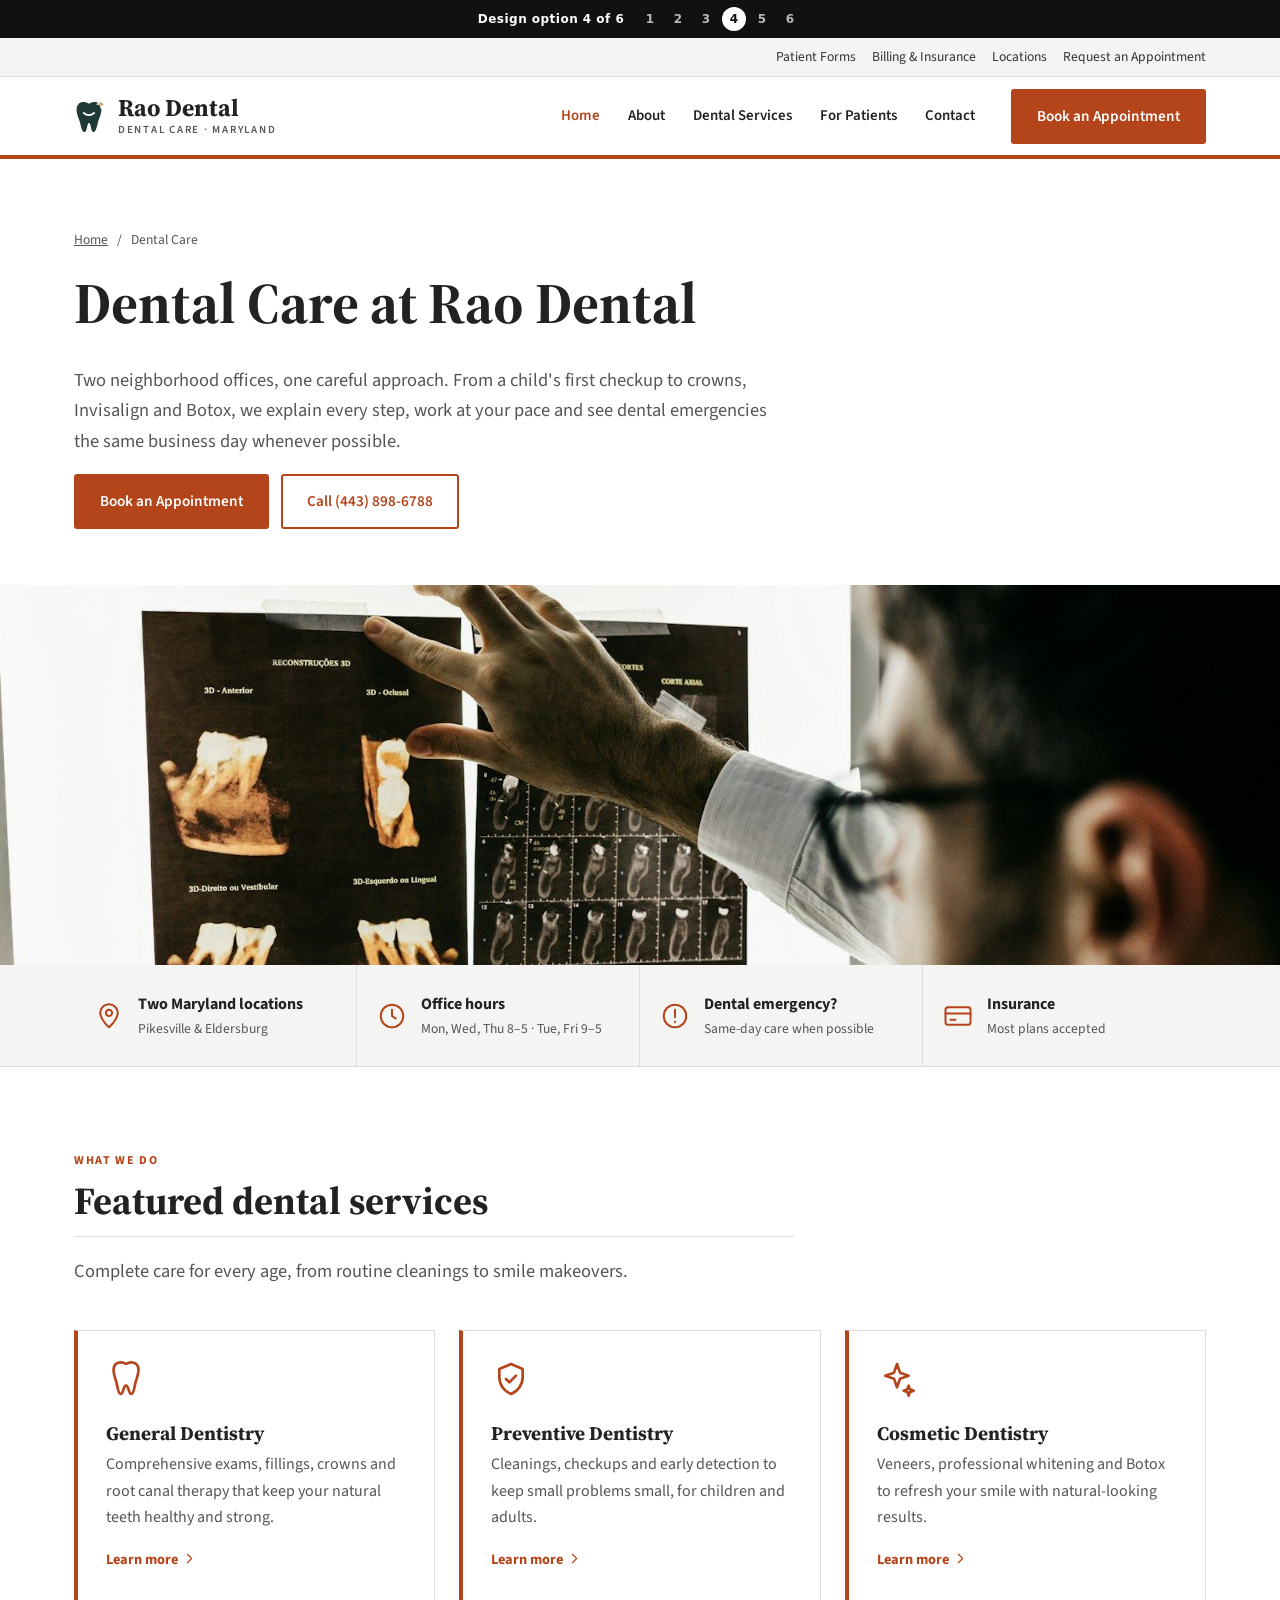
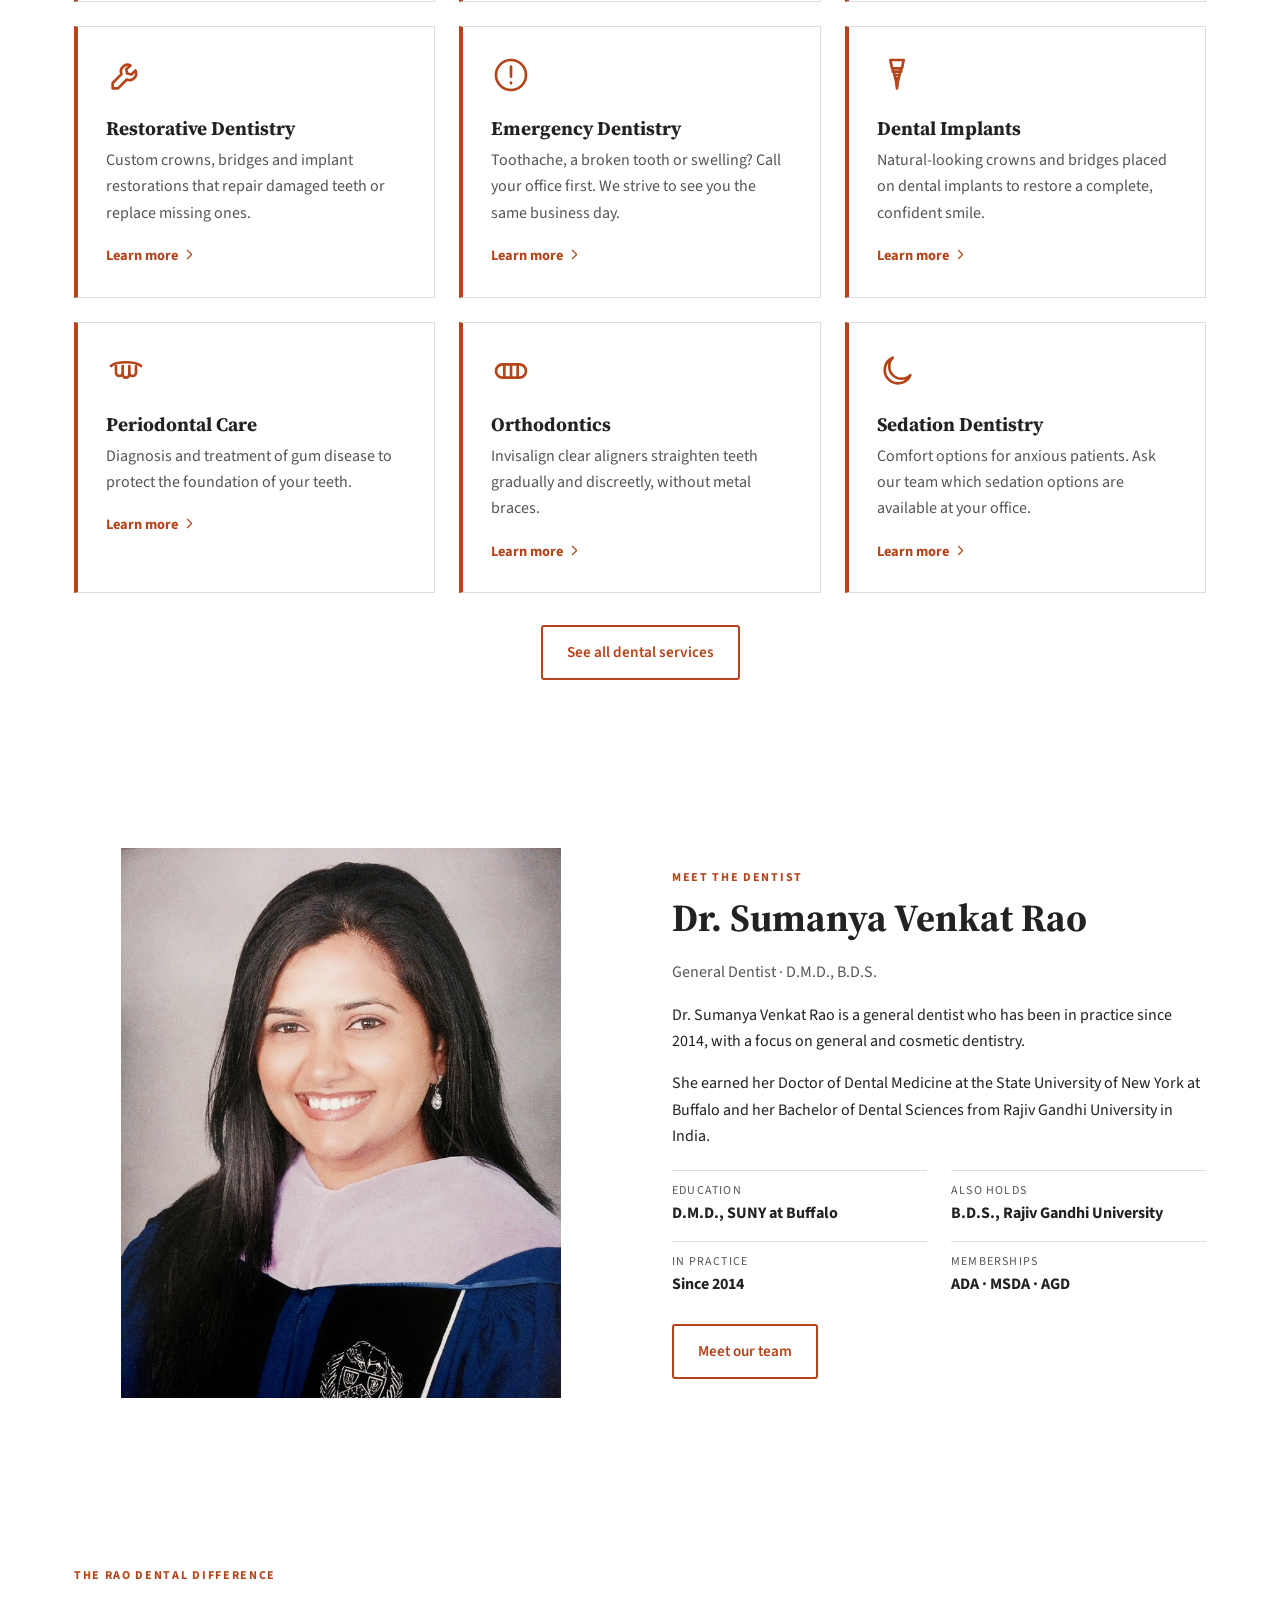
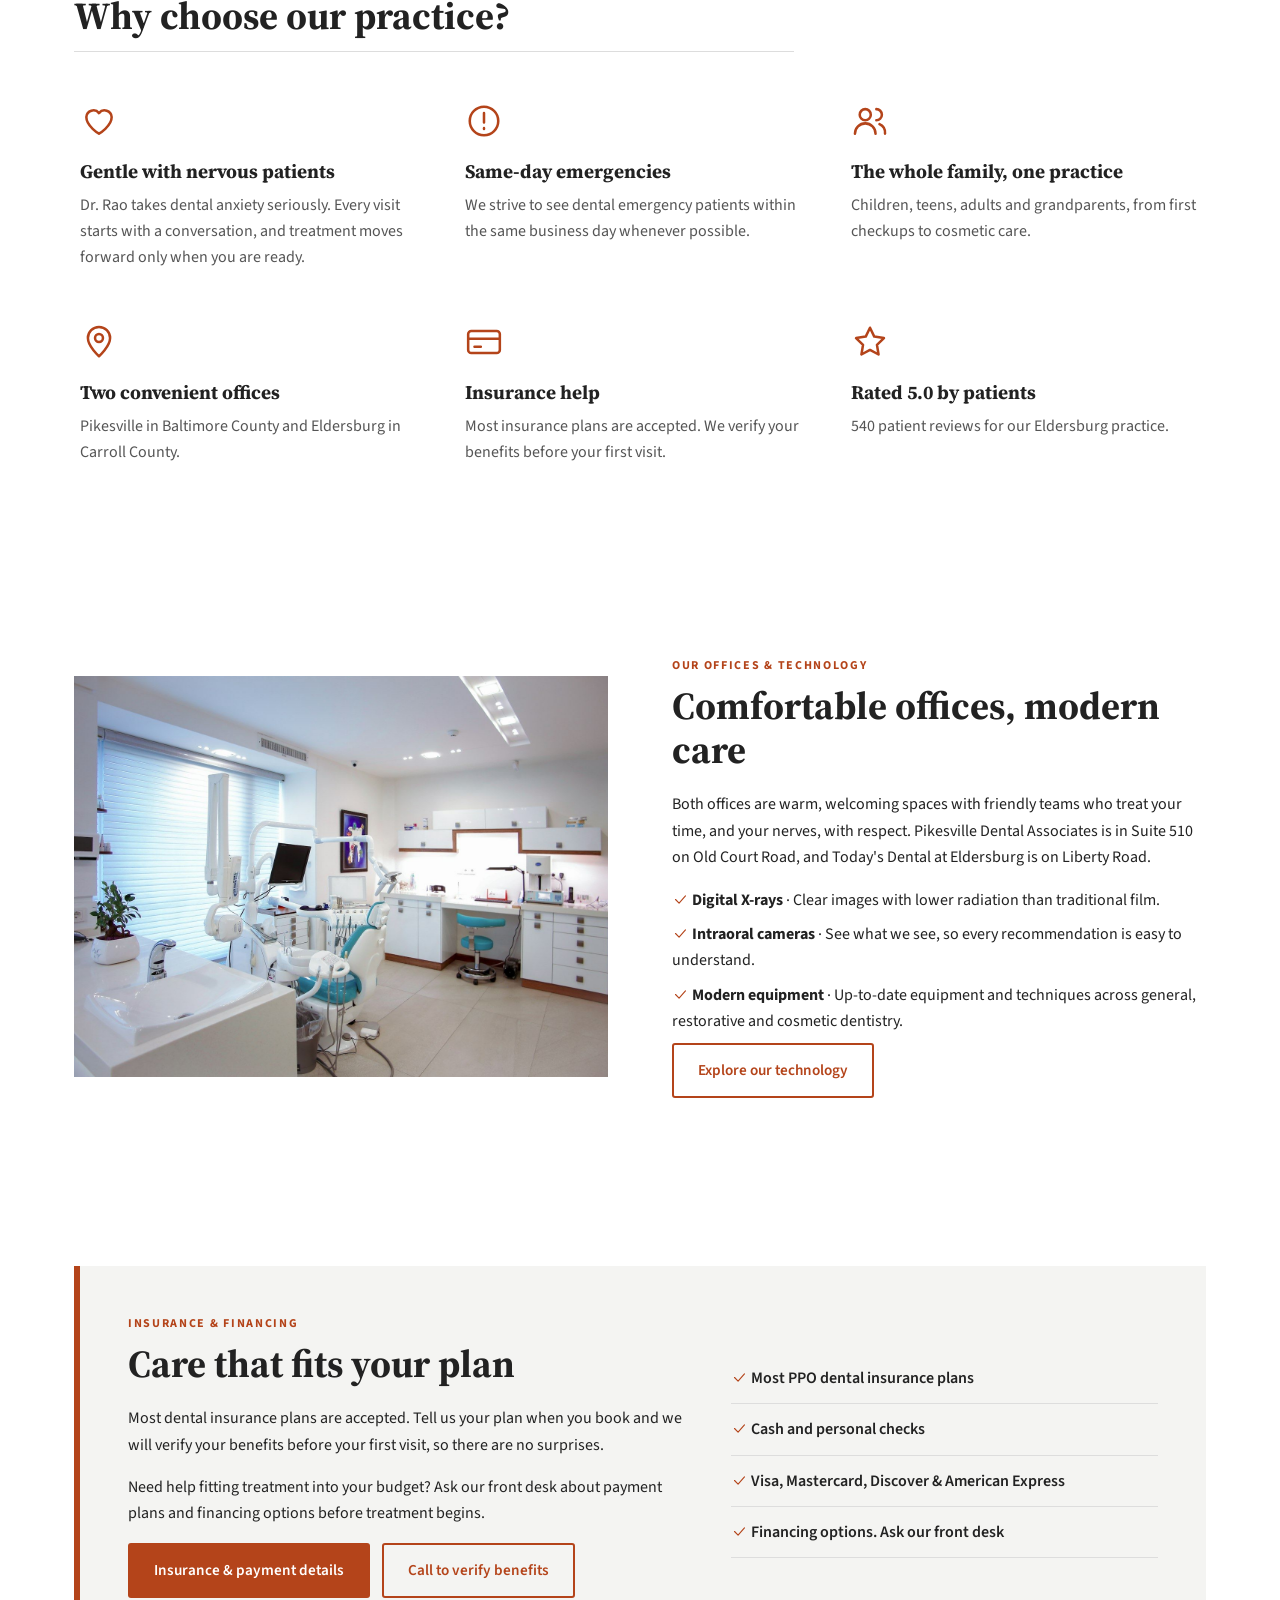
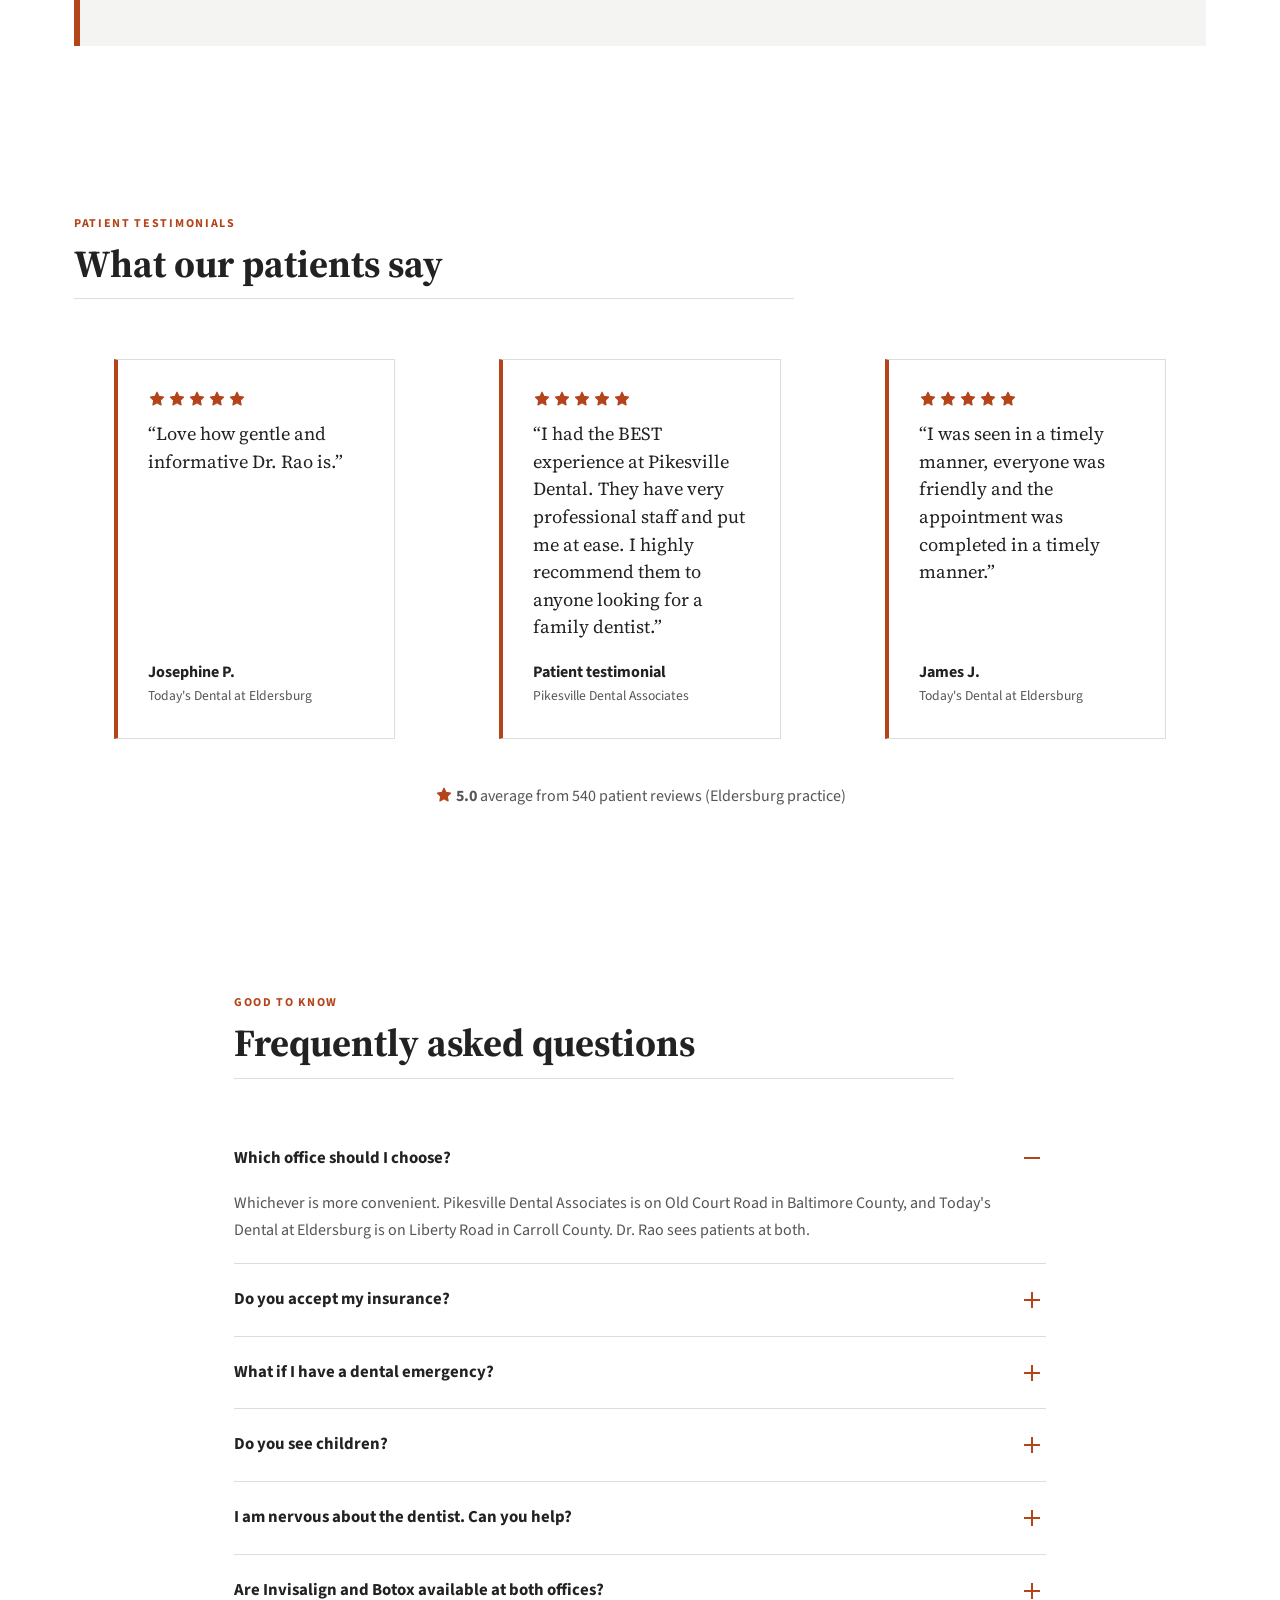
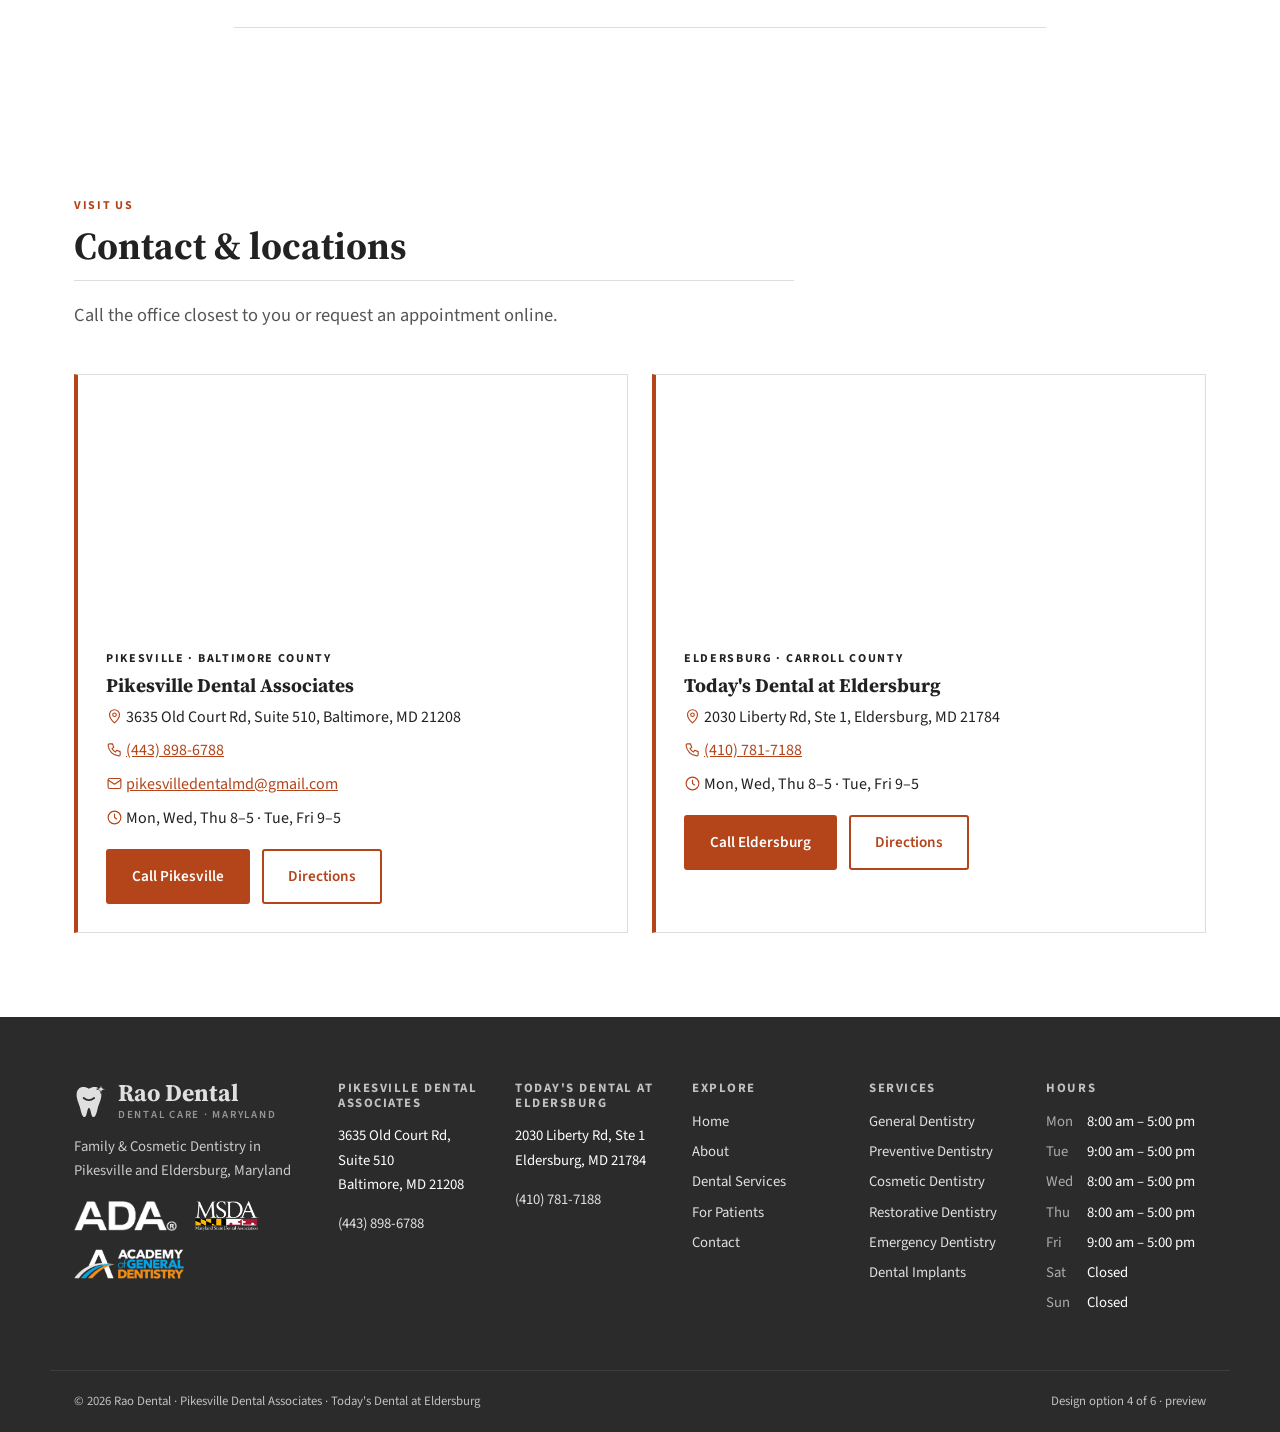
<file: index.html>
<!doctype html><html lang="en"><head><meta charset="utf-8"><meta name="viewport" content="width=device-width,initial-scale=1">
<title>Family &amp; Cosmetic Dentistry | Rao Dental</title><meta name="description" content="Family &amp; Cosmetic Dentistry in Pikesville and Eldersburg, Maryland"><meta name="robots" content="noindex">
<link rel="icon" href="img/rao-favicon.svg"><link rel="preconnect" href="https://fonts.googleapis.com"><link rel="preconnect" href="https://fonts.gstatic.com" crossorigin>
<link href="https://fonts.googleapis.com/css2?family=Source+Sans+3:wght@400;600;700&family=Source+Serif+4:opsz,wght@8..60,600;8..60,700&display=swap" rel="stylesheet"><link rel="stylesheet" href="css/site.css"></head>
<body class="style-4"><div class="switcher"><span>Design option 4 of 6</span><span class="sw-links"><a href="https://dundysm.github.io/style-1/index.html">1</a><a href="https://dundysm.github.io/style-2/index.html">2</a><a href="https://dundysm.github.io/style-3/index.html">3</a><a href="https://dundysm.github.io/style-4/index.html" aria-current="true">4</a><a href="https://dundysm.github.io/style-5/index.html">5</a><a href="https://dundysm.github.io/style-6/index.html">6</a></span></div><a class="skip" href="#main">Skip to content</a><div class="util"><div class="wrap"><span class="util-r"><a href="patients.html#forms">Patient Forms</a><a href="patients.html#insurance">Billing &amp; Insurance</a><a href="contact.html#location">Locations</a><a href="contact.html#appointment">Request an Appointment</a></span></div></div><header class="site-header"><div class="wrap hdr"><a class="logo" href="index.html"><img src="img/rao-logo-mark.svg" alt="" class="logo-mark"><span>Rao Dental<small>Dental Care · Maryland</small></span></a><input type="checkbox" id="nav-t" class="nav-t" aria-label="Menu"><label for="nav-t" class="burger"><svg class="ic" viewBox="0 0 24 24" fill="none" stroke="currentColor" stroke-width="1.6" stroke-linecap="round" stroke-linejoin="round" aria-hidden="true"><path d="M4 7h16M4 12h16M4 17h16"/></svg></label><nav aria-label="Main"><ul class="nav"><li><a href="index.html" aria-current="page">Home</a></li><li class="has-sub"><a href="about.html">About</a><ul class="sub"><li><a href="about.html#practice">About Our Practice</a></li><li><a href="about.html#team">Meet Our Dentist &amp; Team</a></li><li><a href="about.html#office">Our Office</a></li><li><a href="about.html#technology">Dental Technology</a></li><li><a href="about.html#philosophy">Our Philosophy</a></li></ul></li><li class="has-sub"><a href="services.html">Dental Services</a><ul class="sub"><li><a href="services.html#general">General Dentistry</a></li><li><a href="services.html#preventive">Preventive Dentistry</a></li><li><a href="services.html#cosmetic">Cosmetic Dentistry</a></li><li><a href="services.html#restorative">Restorative Dentistry</a></li><li><a href="services.html#emergency">Emergency Dentistry</a></li><li><a href="services.html#implants">Dental Implants</a></li><li><a href="services.html#periodontal">Periodontal Care</a></li><li><a href="services.html#orthodontics">Orthodontics</a></li><li><a href="services.html#sedation">Sedation Dentistry</a></li></ul></li><li class="has-sub"><a href="patients.html">For Patients</a><ul class="sub"><li><a href="patients.html#new-patients">New Patient Information</a></li><li><a href="patients.html#first-visit">Your First Visit</a></li><li><a href="patients.html#forms">Patient Forms</a></li><li><a href="patients.html#insurance">Insurance &amp; Financing</a></li><li><a href="patients.html#payment">Payment Options</a></li><li><a href="patients.html#faq">Patient FAQs</a></li><li><a href="patients.html#post-op">Post-Operative Instructions</a></li></ul></li><li class="has-sub"><a href="contact.html">Contact</a><ul class="sub"><li><a href="contact.html#info">Contact Information</a></li><li><a href="contact.html#hours">Office Hours</a></li><li><a href="contact.html#location">Location &amp; Directions</a></li><li><a href="contact.html#appointment">Request an Appointment</a></li></ul></li></ul></nav><div class="hdr-cta"><a class="btn btn-primary" href="contact.html#appointment">Book an Appointment</a></div></div></header><main id="main"><section class="hero hero-text"><div class="wrap"><nav class="crumbs wrap" aria-label="Breadcrumb"><a href="index.html">Home</a> <span>/</span> Dental Care</nav><h1>Dental Care at Rao Dental</h1><p class="lead">Two neighborhood offices, one careful approach. From a child&#x27;s first checkup to crowns, Invisalign and Botox, we explain every step, work at your pace and see dental emergencies the same business day whenever possible.</p><div class="btn-row"><a class="btn btn-primary" href="contact.html#appointment">Book an Appointment</a><a class="btn btn-ghost" href="tel:+14438986788">Call (443) 898-6788</a></div></div><div class="hero-band" style="background-image:url(img/tech-xray.jpg)"></div></section><section class="quick"><div class="wrap grid g4"><a class="q" href="contact.html#location"><svg class="ic" viewBox="0 0 24 24" fill="none" stroke="currentColor" stroke-width="1.6" stroke-linecap="round" stroke-linejoin="round" aria-hidden="true"><path d="M12 21s-7-6.2-7-11.5a7 7 0 0 1 14 0C19 14.8 12 21 12 21z"/><circle cx="12" cy="9.5" r="2.5"/></svg><span><strong>Two Maryland locations</strong><small>Pikesville &amp; Eldersburg</small></span></a><a class="q" href="contact.html#hours"><svg class="ic" viewBox="0 0 24 24" fill="none" stroke="currentColor" stroke-width="1.6" stroke-linecap="round" stroke-linejoin="round" aria-hidden="true"><circle cx="12" cy="12" r="9"/><path d="M12 7v5l3 2"/></svg><span><strong>Office hours</strong><small>Mon, Wed, Thu 8–5 · Tue, Fri 9–5</small></span></a><a class="q" href="services.html#emergency"><svg class="ic" viewBox="0 0 24 24" fill="none" stroke="currentColor" stroke-width="1.6" stroke-linecap="round" stroke-linejoin="round" aria-hidden="true"><circle cx="12" cy="12" r="9"/><path d="M12 7v6M12 16.5v.5"/></svg><span><strong>Dental emergency?</strong><small>Same-day care when possible</small></span></a><a class="q" href="patients.html#insurance"><svg class="ic" viewBox="0 0 24 24" fill="none" stroke="currentColor" stroke-width="1.6" stroke-linecap="round" stroke-linejoin="round" aria-hidden="true"><rect x="2" y="5" width="20" height="14" rx="2"/><path d="M2 10h20M6 15h4"/></svg><span><strong>Insurance</strong><small>Most plans accepted</small></span></a></div></section><section class="sec svc-sec" id="services"><div class="wrap"><header class="sec-head"><p class="eyebrow">What we do</p><h2>Featured dental services</h2><p class="lead">Complete care for every age, from routine cleanings to smile makeovers.</p></header><div class="grid g3 svc-grid"><a class="card svc" href="services.html#general"><div class="card-body"><svg class="ic svc-ic" viewBox="0 0 24 24" fill="none" stroke="currentColor" stroke-width="1.6" stroke-linecap="round" stroke-linejoin="round" aria-hidden="true"><path d="M12 3c-2-1.4-6-1.6-7.2 1.6C3.6 8 6 12 6.6 15.5c.5 3 1 5.5 2.3 5.5 1.6 0 1.4-5 3.1-5s1.5 5 3.1 5c1.3 0 1.8-2.5 2.3-5.5C18 12 20.4 8 19.2 4.6 18 1.4 14 1.6 12 3z"/></svg><h3>General Dentistry</h3><p>Comprehensive exams, fillings, crowns and root canal therapy that keep your natural teeth healthy and strong.</p><span class="more">Learn more <svg class="ic sm" viewBox="0 0 24 24" fill="none" stroke="currentColor" stroke-width="1.6" stroke-linecap="round" stroke-linejoin="round" aria-hidden="true"><path d="M9 6l6 6-6 6"/></svg></span></div></a><a class="card svc" href="services.html#preventive"><div class="card-body"><svg class="ic svc-ic" viewBox="0 0 24 24" fill="none" stroke="currentColor" stroke-width="1.6" stroke-linecap="round" stroke-linejoin="round" aria-hidden="true"><path d="M12 3l7 3v5c0 4.5-3 8.5-7 10-4-1.5-7-5.5-7-10V6l7-3z"/><path d="M9 12l2 2 4-4"/></svg><h3>Preventive Dentistry</h3><p>Cleanings, checkups and early detection to keep small problems small, for children and adults.</p><span class="more">Learn more <svg class="ic sm" viewBox="0 0 24 24" fill="none" stroke="currentColor" stroke-width="1.6" stroke-linecap="round" stroke-linejoin="round" aria-hidden="true"><path d="M9 6l6 6-6 6"/></svg></span></div></a><a class="card svc" href="services.html#cosmetic"><div class="card-body"><svg class="ic svc-ic" viewBox="0 0 24 24" fill="none" stroke="currentColor" stroke-width="1.6" stroke-linecap="round" stroke-linejoin="round" aria-hidden="true"><path d="M12 3l1.8 5.2L19 10l-5.2 1.8L12 17l-1.8-5.2L5 10l5.2-1.8L12 3z"/><path d="M19 16l.8 2.2L22 19l-2.2.8L19 22l-.8-2.2L16 19l2.2-.8z"/></svg><h3>Cosmetic Dentistry</h3><p>Veneers, professional whitening and Botox to refresh your smile with natural-looking results.</p><span class="more">Learn more <svg class="ic sm" viewBox="0 0 24 24" fill="none" stroke="currentColor" stroke-width="1.6" stroke-linecap="round" stroke-linejoin="round" aria-hidden="true"><path d="M9 6l6 6-6 6"/></svg></span></div></a><a class="card svc" href="services.html#restorative"><div class="card-body"><svg class="ic svc-ic" viewBox="0 0 24 24" fill="none" stroke="currentColor" stroke-width="1.6" stroke-linecap="round" stroke-linejoin="round" aria-hidden="true"><path d="M14.7 6.3a4 4 0 0 0-5.4 5.2L4 16.8V20h3.2l5.3-5.3a4 4 0 0 0 5.2-5.4l-2.4 2.4-2.6-.6-.6-2.6 2.6-2.2z"/></svg><h3>Restorative Dentistry</h3><p>Custom crowns, bridges and implant restorations that repair damaged teeth or replace missing ones.</p><span class="more">Learn more <svg class="ic sm" viewBox="0 0 24 24" fill="none" stroke="currentColor" stroke-width="1.6" stroke-linecap="round" stroke-linejoin="round" aria-hidden="true"><path d="M9 6l6 6-6 6"/></svg></span></div></a><a class="card svc" href="services.html#emergency"><div class="card-body"><svg class="ic svc-ic" viewBox="0 0 24 24" fill="none" stroke="currentColor" stroke-width="1.6" stroke-linecap="round" stroke-linejoin="round" aria-hidden="true"><circle cx="12" cy="12" r="9"/><path d="M12 7v6M12 16.5v.5"/></svg><h3>Emergency Dentistry</h3><p>Toothache, a broken tooth or swelling? Call your office first. We strive to see you the same business day.</p><span class="more">Learn more <svg class="ic sm" viewBox="0 0 24 24" fill="none" stroke="currentColor" stroke-width="1.6" stroke-linecap="round" stroke-linejoin="round" aria-hidden="true"><path d="M9 6l6 6-6 6"/></svg></span></div></a><a class="card svc" href="services.html#implants"><div class="card-body"><svg class="ic svc-ic" viewBox="0 0 24 24" fill="none" stroke="currentColor" stroke-width="1.6" stroke-linecap="round" stroke-linejoin="round" aria-hidden="true"><path d="M8 3h8l-1 5H9L8 3z"/><path d="M9.5 8v2h5V8M10 10l.5 2h3l.5-2M10.5 12l.5 2h2l.5-2M11 14l.5 2h1l.5-2M11.5 16l.5 4 .5-4"/></svg><h3>Dental Implants</h3><p>Natural-looking crowns and bridges placed on dental implants to restore a complete, confident smile.</p><span class="more">Learn more <svg class="ic sm" viewBox="0 0 24 24" fill="none" stroke="currentColor" stroke-width="1.6" stroke-linecap="round" stroke-linejoin="round" aria-hidden="true"><path d="M9 6l6 6-6 6"/></svg></span></div></a><a class="card svc" href="services.html#periodontal"><div class="card-body"><svg class="ic svc-ic" viewBox="0 0 24 24" fill="none" stroke="currentColor" stroke-width="1.6" stroke-linecap="round" stroke-linejoin="round" aria-hidden="true"><path d="M3 9c3-3 15-3 18 0"/><path d="M6 9v4a2 2 0 0 0 4 0V9M10 9v5a2 2 0 0 0 4 0V9M14 9v4a2 2 0 0 0 4 0V9"/></svg><h3>Periodontal Care</h3><p>Diagnosis and treatment of gum disease to protect the foundation of your teeth.</p><span class="more">Learn more <svg class="ic sm" viewBox="0 0 24 24" fill="none" stroke="currentColor" stroke-width="1.6" stroke-linecap="round" stroke-linejoin="round" aria-hidden="true"><path d="M9 6l6 6-6 6"/></svg></span></div></a><a class="card svc" href="services.html#orthodontics"><div class="card-body"><svg class="ic svc-ic" viewBox="0 0 24 24" fill="none" stroke="currentColor" stroke-width="1.6" stroke-linecap="round" stroke-linejoin="round" aria-hidden="true"><rect x="3" y="8" width="18" height="8" rx="4"/><path d="M8 8v8M12 8v8M16 8v8"/></svg><h3>Orthodontics</h3><p>Invisalign clear aligners straighten teeth gradually and discreetly, without metal braces.</p><span class="more">Learn more <svg class="ic sm" viewBox="0 0 24 24" fill="none" stroke="currentColor" stroke-width="1.6" stroke-linecap="round" stroke-linejoin="round" aria-hidden="true"><path d="M9 6l6 6-6 6"/></svg></span></div></a><a class="card svc" href="services.html#sedation"><div class="card-body"><svg class="ic svc-ic" viewBox="0 0 24 24" fill="none" stroke="currentColor" stroke-width="1.6" stroke-linecap="round" stroke-linejoin="round" aria-hidden="true"><path d="M20 14.5A8 8 0 1 1 9.5 4a6.5 6.5 0 0 0 10.5 10.5z"/></svg><h3>Sedation Dentistry</h3><p>Comfort options for anxious patients. Ask our team which sedation options are available at your office.</p><span class="more">Learn more <svg class="ic sm" viewBox="0 0 24 24" fill="none" stroke="currentColor" stroke-width="1.6" stroke-linecap="round" stroke-linejoin="round" aria-hidden="true"><path d="M9 6l6 6-6 6"/></svg></span></div></a></div><div class="center mt"><a class="btn btn-ghost" href="services.html">See all dental services</a></div></div></section><section class="sec doc-sec" id="dentist"><div class="wrap"><div class="split"><div class="split-media portrait"><img src="img/dr-rao-portrait.jpg" alt="Dr. Sumanya Venkat Rao" loading="lazy"></div><div class="split-text"><p class="eyebrow">Meet the dentist</p><h2>Dr. Sumanya Venkat Rao</h2><p class="muted">General Dentist · D.M.D., B.D.S.</p><p>Dr. Sumanya Venkat Rao is a general dentist who has been in practice since 2014, with a focus on general and cosmetic dentistry.</p><p>She earned her Doctor of Dental Medicine at the State University of New York at Buffalo and her Bachelor of Dental Sciences from Rajiv Gandhi University in India.</p><ul class="facts"><li><span>Education</span><strong>D.M.D., SUNY at Buffalo</strong></li><li><span>Also holds</span><strong>B.D.S., Rajiv Gandhi University</strong></li><li><span>In practice</span><strong>Since 2014</strong></li><li><span>Memberships</span><strong>ADA · MSDA · AGD</strong></li></ul><a class="btn btn-ghost" href="about.html#team">Meet our team</a></div></div></div></section><section class="sec why-sec" id="why"><div class="wrap"><header class="sec-head"><p class="eyebrow">The Rao Dental difference</p><h2>Why choose our practice?</h2></header><div class="grid g3 why"><div class="why-item"><svg class="ic why-ic" viewBox="0 0 24 24" fill="none" stroke="currentColor" stroke-width="1.6" stroke-linecap="round" stroke-linejoin="round" aria-hidden="true"><path d="M12 20s-8-4.7-8-10.5A4.5 4.5 0 0 1 12 7a4.5 4.5 0 0 1 8 2.5C20 15.3 12 20 12 20z"/></svg><h3>Gentle with nervous patients</h3><p>Dr. Rao takes dental anxiety seriously. Every visit starts with a conversation, and treatment moves forward only when you are ready.</p></div><div class="why-item"><svg class="ic why-ic" viewBox="0 0 24 24" fill="none" stroke="currentColor" stroke-width="1.6" stroke-linecap="round" stroke-linejoin="round" aria-hidden="true"><circle cx="12" cy="12" r="9"/><path d="M12 7v6M12 16.5v.5"/></svg><h3>Same-day emergencies</h3><p>We strive to see dental emergency patients within the same business day whenever possible.</p></div><div class="why-item"><svg class="ic why-ic" viewBox="0 0 24 24" fill="none" stroke="currentColor" stroke-width="1.6" stroke-linecap="round" stroke-linejoin="round" aria-hidden="true"><circle cx="9" cy="8" r="3.5"/><path d="M2.5 20a6.5 6.5 0 0 1 13 0M16 4.5a3.5 3.5 0 0 1 0 7M18 14a6 6 0 0 1 3.5 6"/></svg><h3>The whole family, one practice</h3><p>Children, teens, adults and grandparents, from first checkups to cosmetic care.</p></div><div class="why-item"><svg class="ic why-ic" viewBox="0 0 24 24" fill="none" stroke="currentColor" stroke-width="1.6" stroke-linecap="round" stroke-linejoin="round" aria-hidden="true"><path d="M12 21s-7-6.2-7-11.5a7 7 0 0 1 14 0C19 14.8 12 21 12 21z"/><circle cx="12" cy="9.5" r="2.5"/></svg><h3>Two convenient offices</h3><p>Pikesville in Baltimore County and Eldersburg in Carroll County.</p></div><div class="why-item"><svg class="ic why-ic" viewBox="0 0 24 24" fill="none" stroke="currentColor" stroke-width="1.6" stroke-linecap="round" stroke-linejoin="round" aria-hidden="true"><rect x="2" y="5" width="20" height="14" rx="2"/><path d="M2 10h20M6 15h4"/></svg><h3>Insurance help</h3><p>Most insurance plans are accepted. We verify your benefits before your first visit.</p></div><div class="why-item"><svg class="ic why-ic" viewBox="0 0 24 24" fill="none" stroke="currentColor" stroke-width="1.6" stroke-linecap="round" stroke-linejoin="round" aria-hidden="true"><path d="M12 3l2.7 5.6 6.1.9-4.4 4.3 1 6.1L12 17l-5.4 2.9 1-6.1L3.2 9.5l6.1-.9L12 3z"/></svg><h3>Rated 5.0 by patients</h3><p>540 patient reviews for our Eldersburg practice.</p></div></div></div></section><section class="sec office-sec" id="office"><div class="wrap"><div class="split"><div class="split-media"><img src="img/office-bright.jpg" alt="Dental treatment room" loading="lazy"></div><div class="split-text"><p class="eyebrow">Our offices &amp; technology</p><h2>Comfortable offices, modern care</h2><p>Both offices are warm, welcoming spaces with friendly teams who treat your time, and your nerves, with respect. Pikesville Dental Associates is in Suite 510 on Old Court Road, and Today&#x27;s Dental at Eldersburg is on Liberty Road.</p><p class="tick"><svg class="ic sm" viewBox="0 0 24 24" fill="none" stroke="currentColor" stroke-width="1.6" stroke-linecap="round" stroke-linejoin="round" aria-hidden="true"><path d="M5 12l5 5 9-10"/></svg> <strong>Digital X-rays</strong> · Clear images with lower radiation than traditional film.</p><p class="tick"><svg class="ic sm" viewBox="0 0 24 24" fill="none" stroke="currentColor" stroke-width="1.6" stroke-linecap="round" stroke-linejoin="round" aria-hidden="true"><path d="M5 12l5 5 9-10"/></svg> <strong>Intraoral cameras</strong> · See what we see, so every recommendation is easy to understand.</p><p class="tick"><svg class="ic sm" viewBox="0 0 24 24" fill="none" stroke="currentColor" stroke-width="1.6" stroke-linecap="round" stroke-linejoin="round" aria-hidden="true"><path d="M5 12l5 5 9-10"/></svg> <strong>Modern equipment</strong> · Up-to-date equipment and techniques across general, restorative and cosmetic dentistry.</p><a class="btn btn-ghost" href="about.html#technology">Explore our technology</a></div></div></div></section><section class="sec ins-sec" id="insurance"><div class="wrap"><div class="ins"><div class="ins-text"><p class="eyebrow">Insurance &amp; financing</p><h2>Care that fits your plan</h2><p>Most dental insurance plans are accepted. Tell us your plan when you book and we will verify your benefits before your first visit, so there are no surprises.</p><p>Need help fitting treatment into your budget? Ask our front desk about payment plans and financing options before treatment begins.</p><div class="btn-row"><a class="btn btn-primary" href="patients.html#insurance">Insurance &amp; payment details</a><a class="btn btn-ghost" href="tel:+14438986788">Call to verify benefits</a></div></div><ul class="ins-list"><li><svg class="ic sm" viewBox="0 0 24 24" fill="none" stroke="currentColor" stroke-width="1.6" stroke-linecap="round" stroke-linejoin="round" aria-hidden="true"><path d="M5 12l5 5 9-10"/></svg> Most PPO dental insurance plans</li><li><svg class="ic sm" viewBox="0 0 24 24" fill="none" stroke="currentColor" stroke-width="1.6" stroke-linecap="round" stroke-linejoin="round" aria-hidden="true"><path d="M5 12l5 5 9-10"/></svg> Cash and personal checks</li><li><svg class="ic sm" viewBox="0 0 24 24" fill="none" stroke="currentColor" stroke-width="1.6" stroke-linecap="round" stroke-linejoin="round" aria-hidden="true"><path d="M5 12l5 5 9-10"/></svg> Visa, Mastercard, Discover &amp; American Express</li><li><svg class="ic sm" viewBox="0 0 24 24" fill="none" stroke="currentColor" stroke-width="1.6" stroke-linecap="round" stroke-linejoin="round" aria-hidden="true"><path d="M5 12l5 5 9-10"/></svg> Financing options. Ask our front desk</li></ul></div></div></section><section class="sec rev-sec" id="reviews"><div class="wrap"><header class="sec-head"><p class="eyebrow">Patient testimonials</p><h2>What our patients say</h2></header><div class="grid g3 tst"><figure class="card quote"><span class="stars"><svg class="ic st" viewBox="0 0 24 24" fill="none" stroke="currentColor" stroke-width="1.6" stroke-linecap="round" stroke-linejoin="round" aria-hidden="true"><path d="M12 3l2.7 5.6 6.1.9-4.4 4.3 1 6.1L12 17l-5.4 2.9 1-6.1L3.2 9.5l6.1-.9L12 3z"/></svg><svg class="ic st" viewBox="0 0 24 24" fill="none" stroke="currentColor" stroke-width="1.6" stroke-linecap="round" stroke-linejoin="round" aria-hidden="true"><path d="M12 3l2.7 5.6 6.1.9-4.4 4.3 1 6.1L12 17l-5.4 2.9 1-6.1L3.2 9.5l6.1-.9L12 3z"/></svg><svg class="ic st" viewBox="0 0 24 24" fill="none" stroke="currentColor" stroke-width="1.6" stroke-linecap="round" stroke-linejoin="round" aria-hidden="true"><path d="M12 3l2.7 5.6 6.1.9-4.4 4.3 1 6.1L12 17l-5.4 2.9 1-6.1L3.2 9.5l6.1-.9L12 3z"/></svg><svg class="ic st" viewBox="0 0 24 24" fill="none" stroke="currentColor" stroke-width="1.6" stroke-linecap="round" stroke-linejoin="round" aria-hidden="true"><path d="M12 3l2.7 5.6 6.1.9-4.4 4.3 1 6.1L12 17l-5.4 2.9 1-6.1L3.2 9.5l6.1-.9L12 3z"/></svg><svg class="ic st" viewBox="0 0 24 24" fill="none" stroke="currentColor" stroke-width="1.6" stroke-linecap="round" stroke-linejoin="round" aria-hidden="true"><path d="M12 3l2.7 5.6 6.1.9-4.4 4.3 1 6.1L12 17l-5.4 2.9 1-6.1L3.2 9.5l6.1-.9L12 3z"/></svg></span><blockquote>“Love how gentle and informative Dr. Rao is.”</blockquote><figcaption><strong>Josephine P.</strong><span>Today&#x27;s Dental at Eldersburg</span></figcaption></figure><figure class="card quote"><span class="stars"><svg class="ic st" viewBox="0 0 24 24" fill="none" stroke="currentColor" stroke-width="1.6" stroke-linecap="round" stroke-linejoin="round" aria-hidden="true"><path d="M12 3l2.7 5.6 6.1.9-4.4 4.3 1 6.1L12 17l-5.4 2.9 1-6.1L3.2 9.5l6.1-.9L12 3z"/></svg><svg class="ic st" viewBox="0 0 24 24" fill="none" stroke="currentColor" stroke-width="1.6" stroke-linecap="round" stroke-linejoin="round" aria-hidden="true"><path d="M12 3l2.7 5.6 6.1.9-4.4 4.3 1 6.1L12 17l-5.4 2.9 1-6.1L3.2 9.5l6.1-.9L12 3z"/></svg><svg class="ic st" viewBox="0 0 24 24" fill="none" stroke="currentColor" stroke-width="1.6" stroke-linecap="round" stroke-linejoin="round" aria-hidden="true"><path d="M12 3l2.7 5.6 6.1.9-4.4 4.3 1 6.1L12 17l-5.4 2.9 1-6.1L3.2 9.5l6.1-.9L12 3z"/></svg><svg class="ic st" viewBox="0 0 24 24" fill="none" stroke="currentColor" stroke-width="1.6" stroke-linecap="round" stroke-linejoin="round" aria-hidden="true"><path d="M12 3l2.7 5.6 6.1.9-4.4 4.3 1 6.1L12 17l-5.4 2.9 1-6.1L3.2 9.5l6.1-.9L12 3z"/></svg><svg class="ic st" viewBox="0 0 24 24" fill="none" stroke="currentColor" stroke-width="1.6" stroke-linecap="round" stroke-linejoin="round" aria-hidden="true"><path d="M12 3l2.7 5.6 6.1.9-4.4 4.3 1 6.1L12 17l-5.4 2.9 1-6.1L3.2 9.5l6.1-.9L12 3z"/></svg></span><blockquote>“I had the BEST experience at Pikesville Dental. They have very professional staff and put me at ease. I highly recommend them to anyone looking for a family dentist.”</blockquote><figcaption><strong>Patient testimonial</strong><span>Pikesville Dental Associates</span></figcaption></figure><figure class="card quote"><span class="stars"><svg class="ic st" viewBox="0 0 24 24" fill="none" stroke="currentColor" stroke-width="1.6" stroke-linecap="round" stroke-linejoin="round" aria-hidden="true"><path d="M12 3l2.7 5.6 6.1.9-4.4 4.3 1 6.1L12 17l-5.4 2.9 1-6.1L3.2 9.5l6.1-.9L12 3z"/></svg><svg class="ic st" viewBox="0 0 24 24" fill="none" stroke="currentColor" stroke-width="1.6" stroke-linecap="round" stroke-linejoin="round" aria-hidden="true"><path d="M12 3l2.7 5.6 6.1.9-4.4 4.3 1 6.1L12 17l-5.4 2.9 1-6.1L3.2 9.5l6.1-.9L12 3z"/></svg><svg class="ic st" viewBox="0 0 24 24" fill="none" stroke="currentColor" stroke-width="1.6" stroke-linecap="round" stroke-linejoin="round" aria-hidden="true"><path d="M12 3l2.7 5.6 6.1.9-4.4 4.3 1 6.1L12 17l-5.4 2.9 1-6.1L3.2 9.5l6.1-.9L12 3z"/></svg><svg class="ic st" viewBox="0 0 24 24" fill="none" stroke="currentColor" stroke-width="1.6" stroke-linecap="round" stroke-linejoin="round" aria-hidden="true"><path d="M12 3l2.7 5.6 6.1.9-4.4 4.3 1 6.1L12 17l-5.4 2.9 1-6.1L3.2 9.5l6.1-.9L12 3z"/></svg><svg class="ic st" viewBox="0 0 24 24" fill="none" stroke="currentColor" stroke-width="1.6" stroke-linecap="round" stroke-linejoin="round" aria-hidden="true"><path d="M12 3l2.7 5.6 6.1.9-4.4 4.3 1 6.1L12 17l-5.4 2.9 1-6.1L3.2 9.5l6.1-.9L12 3z"/></svg></span><blockquote>“I was seen in a timely manner, everyone was friendly and the appointment was completed in a timely manner.”</blockquote><figcaption><strong>James J.</strong><span>Today&#x27;s Dental at Eldersburg</span></figcaption></figure></div><p class="rating-note"><svg class="ic st" viewBox="0 0 24 24" fill="none" stroke="currentColor" stroke-width="1.6" stroke-linecap="round" stroke-linejoin="round" aria-hidden="true"><path d="M12 3l2.7 5.6 6.1.9-4.4 4.3 1 6.1L12 17l-5.4 2.9 1-6.1L3.2 9.5l6.1-.9L12 3z"/></svg> <strong>5.0</strong> average from 540 patient reviews (Eldersburg practice)</p></div></section><section class="sec faq-sec narrow" id="faq"><div class="wrap"><header class="sec-head"><p class="eyebrow">Good to know</p><h2>Frequently asked questions</h2></header><div class="faq"><details open><summary>Which office should I choose?<span class="plus" aria-hidden="true"></span></summary><p>Whichever is more convenient. Pikesville Dental Associates is on Old Court Road in Baltimore County, and Today&#x27;s Dental at Eldersburg is on Liberty Road in Carroll County. Dr. Rao sees patients at both.</p></details><details><summary>Do you accept my insurance?<span class="plus" aria-hidden="true"></span></summary><p>Most dental insurance plans are accepted. Tell us your plan when you book and we will verify your coverage before you come in.</p></details><details><summary>What if I have a dental emergency?<span class="plus" aria-hidden="true"></span></summary><p>Call your office right away. We strive to see emergency patients within the same business day whenever possible.</p></details><details><summary>Do you see children?<span class="plus" aria-hidden="true"></span></summary><p>Yes. We care for children, teens and adults, and we keep first visits friendly and relaxed.</p></details><details><summary>I am nervous about the dentist. Can you help?<span class="plus" aria-hidden="true"></span></summary><p>Absolutely. Dr. Rao is experienced with anxious patients. We explain each step, you set the pace, and we pause whenever you ask.</p></details><details><summary>Are Invisalign and Botox available at both offices?<span class="plus" aria-hidden="true"></span></summary><p>Please call the office you plan to visit and our team will confirm availability and schedule a consultation.</p></details></div></div></section><section class="sec contact-sec" id="contact"><div class="wrap"><header class="sec-head"><p class="eyebrow">Visit us</p><h2>Contact &amp; locations</h2><p class="lead">Call the office closest to you or request an appointment online.</p></header><div class="grid g2 offices"><div class="card office"><iframe class="map" title="Map to Pikesville Dental Associates" src="https://maps.google.com/maps?q=3635+Old+Court+Rd%2C+Suite+510%2C+Baltimore%2C+MD+21208&output=embed" loading="lazy"></iframe><div class="card-body"><p class="eyebrow">Pikesville · Baltimore County</p><h3>Pikesville Dental Associates</h3><p><svg class="ic sm" viewBox="0 0 24 24" fill="none" stroke="currentColor" stroke-width="1.6" stroke-linecap="round" stroke-linejoin="round" aria-hidden="true"><path d="M12 21s-7-6.2-7-11.5a7 7 0 0 1 14 0C19 14.8 12 21 12 21z"/><circle cx="12" cy="9.5" r="2.5"/></svg> 3635 Old Court Rd, Suite 510, Baltimore, MD 21208</p><p><svg class="ic sm" viewBox="0 0 24 24" fill="none" stroke="currentColor" stroke-width="1.6" stroke-linecap="round" stroke-linejoin="round" aria-hidden="true"><path d="M5 4h4l2 5-2.5 1.5a11 11 0 0 0 5 5L15 13l5 2v4a2 2 0 0 1-2 2A16 16 0 0 1 3 6a2 2 0 0 1 2-2z"/></svg> <a href="tel:+14438986788">(443) 898-6788</a></p><p><svg class="ic sm" viewBox="0 0 24 24" fill="none" stroke="currentColor" stroke-width="1.6" stroke-linecap="round" stroke-linejoin="round" aria-hidden="true"><rect x="3" y="5" width="18" height="14" rx="2"/><path d="M3 7l9 6 9-6"/></svg> <a href="mailto:pikesvilledentalmd@gmail.com">pikesvilledentalmd@gmail.com</a></p><p><svg class="ic sm" viewBox="0 0 24 24" fill="none" stroke="currentColor" stroke-width="1.6" stroke-linecap="round" stroke-linejoin="round" aria-hidden="true"><circle cx="12" cy="12" r="9"/><path d="M12 7v5l3 2"/></svg> Mon, Wed, Thu 8–5 · Tue, Fri 9–5</p><div class="btn-row"><a class="btn btn-primary" href="tel:+14438986788">Call Pikesville</a><a class="btn btn-ghost" href="https://www.google.com/maps/dir/?api=1&destination=3635+Old+Court+Rd%2C+Suite+510%2C+Baltimore%2C+MD+21208">Directions</a></div></div></div><div class="card office"><iframe class="map" title="Map to Today&#x27;s Dental at Eldersburg" src="https://maps.google.com/maps?q=2030+Liberty+Rd%2C+Ste+1%2C+Eldersburg%2C+MD+21784&output=embed" loading="lazy"></iframe><div class="card-body"><p class="eyebrow">Eldersburg · Carroll County</p><h3>Today&#x27;s Dental at Eldersburg</h3><p><svg class="ic sm" viewBox="0 0 24 24" fill="none" stroke="currentColor" stroke-width="1.6" stroke-linecap="round" stroke-linejoin="round" aria-hidden="true"><path d="M12 21s-7-6.2-7-11.5a7 7 0 0 1 14 0C19 14.8 12 21 12 21z"/><circle cx="12" cy="9.5" r="2.5"/></svg> 2030 Liberty Rd, Ste 1, Eldersburg, MD 21784</p><p><svg class="ic sm" viewBox="0 0 24 24" fill="none" stroke="currentColor" stroke-width="1.6" stroke-linecap="round" stroke-linejoin="round" aria-hidden="true"><path d="M5 4h4l2 5-2.5 1.5a11 11 0 0 0 5 5L15 13l5 2v4a2 2 0 0 1-2 2A16 16 0 0 1 3 6a2 2 0 0 1 2-2z"/></svg> <a href="tel:+14107817188">(410) 781-7188</a></p><p><svg class="ic sm" viewBox="0 0 24 24" fill="none" stroke="currentColor" stroke-width="1.6" stroke-linecap="round" stroke-linejoin="round" aria-hidden="true"><circle cx="12" cy="12" r="9"/><path d="M12 7v5l3 2"/></svg> Mon, Wed, Thu 8–5 · Tue, Fri 9–5</p><div class="btn-row"><a class="btn btn-primary" href="tel:+14107817188">Call Eldersburg</a><a class="btn btn-ghost" href="https://www.google.com/maps/dir/?api=1&destination=2030+Liberty+Rd%2C+Ste+1%2C+Eldersburg%2C+MD+21784">Directions</a></div></div></div></div></div></section></main><footer class="site-footer"><div class="wrap fgrid"><div class="fbrand"><a class="logo" href="index.html"><img src="img/rao-logo-mark.svg" alt="" class="logo-mark"><span>Rao Dental<small>Dental Care · Maryland</small></span></a><p>Family &amp; Cosmetic Dentistry in Pikesville and Eldersburg, Maryland</p><div class="badges"><img src="img/assoc-ada-white.png" alt="ADA member" loading="lazy"><img src="img/assoc-msda-white.png" alt="MSDA member" loading="lazy"><img src="img/assoc-agd-white.png" alt="AGD member" loading="lazy"></div></div><div><h4>Pikesville Dental Associates</h4><p>3635 Old Court Rd, Suite 510<br>Baltimore, MD 21208</p><p><a href="tel:+14438986788">(443) 898-6788</a></p></div><div><h4>Today&#x27;s Dental at Eldersburg</h4><p>2030 Liberty Rd, Ste 1<br>Eldersburg, MD 21784</p><p><a href="tel:+14107817188">(410) 781-7188</a></p></div><div><h4>Explore</h4><ul><li><a href="index.html">Home</a></li><li><a href="about.html">About</a></li><li><a href="services.html">Dental Services</a></li><li><a href="patients.html">For Patients</a></li><li><a href="contact.html">Contact</a></li></ul></div><div><h4>Services</h4><ul><li><a href="services.html#general">General Dentistry</a></li><li><a href="services.html#preventive">Preventive Dentistry</a></li><li><a href="services.html#cosmetic">Cosmetic Dentistry</a></li><li><a href="services.html#restorative">Restorative Dentistry</a></li><li><a href="services.html#emergency">Emergency Dentistry</a></li><li><a href="services.html#implants">Dental Implants</a></li></ul></div><div><h4>Hours</h4><ul class="fh"><li><span>Mon</span> 8:00 am – 5:00 pm</li><li><span>Tue</span> 9:00 am – 5:00 pm</li><li><span>Wed</span> 8:00 am – 5:00 pm</li><li><span>Thu</span> 8:00 am – 5:00 pm</li><li><span>Fri</span> 9:00 am – 5:00 pm</li><li><span>Sat</span> Closed</li><li><span>Sun</span> Closed</li></ul></div></div><div class="wrap fbot"><span>© 2026 Rao Dental · Pikesville Dental Associates · Today's Dental at Eldersburg</span><span>Design option 4 of 6 · preview</span></div></footer></body></html>
</file>
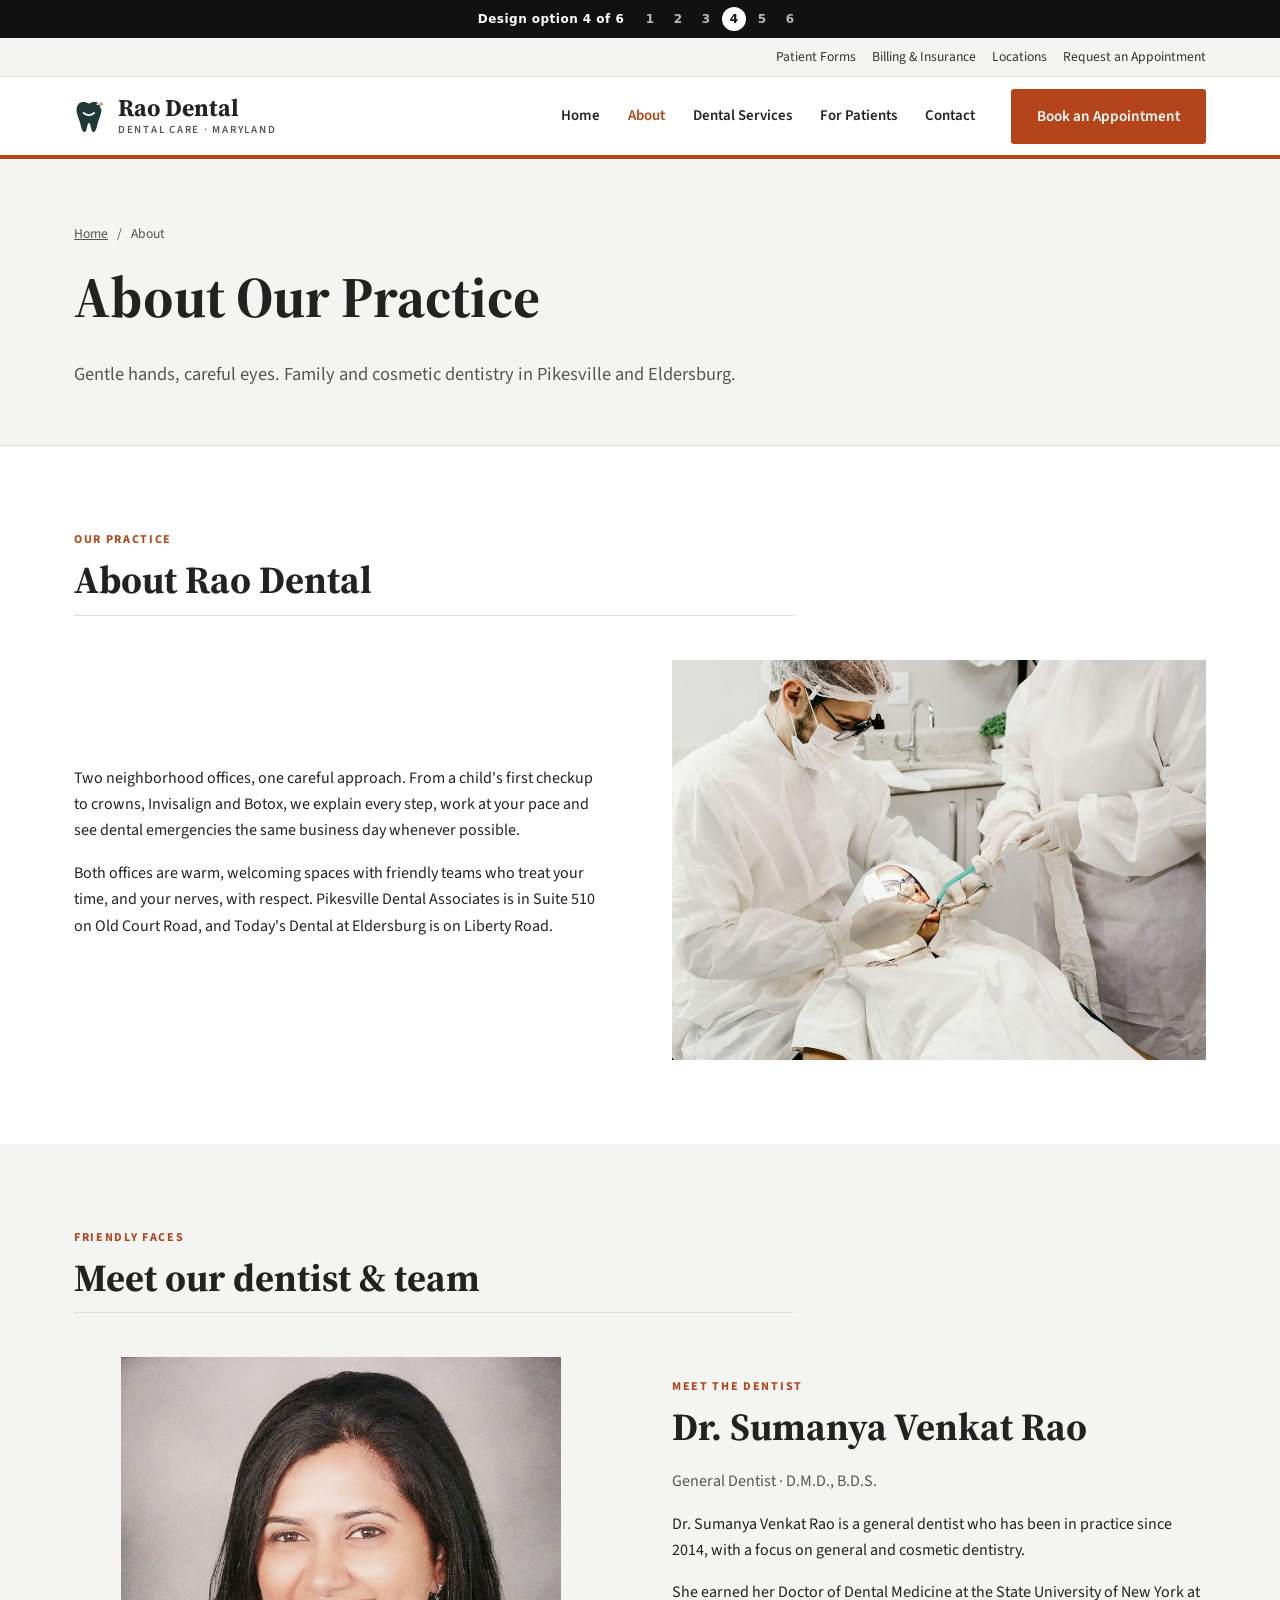
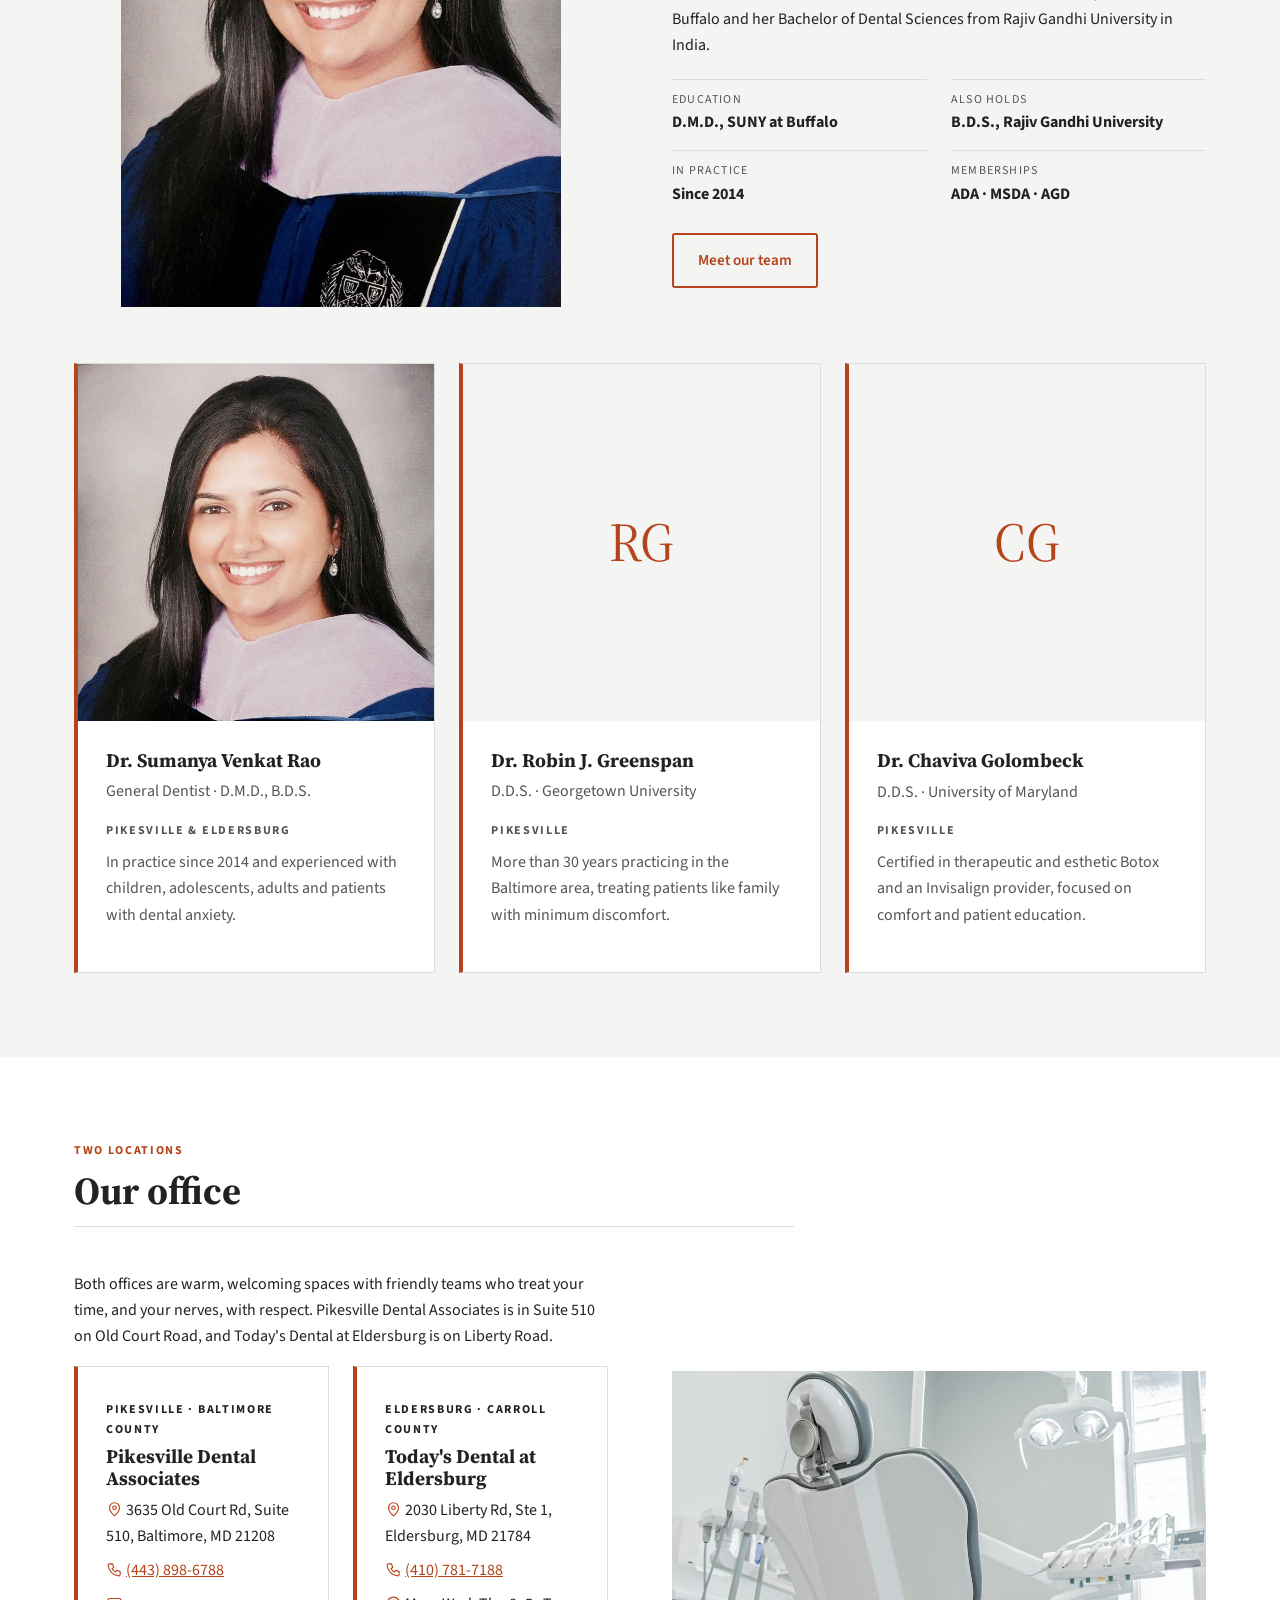
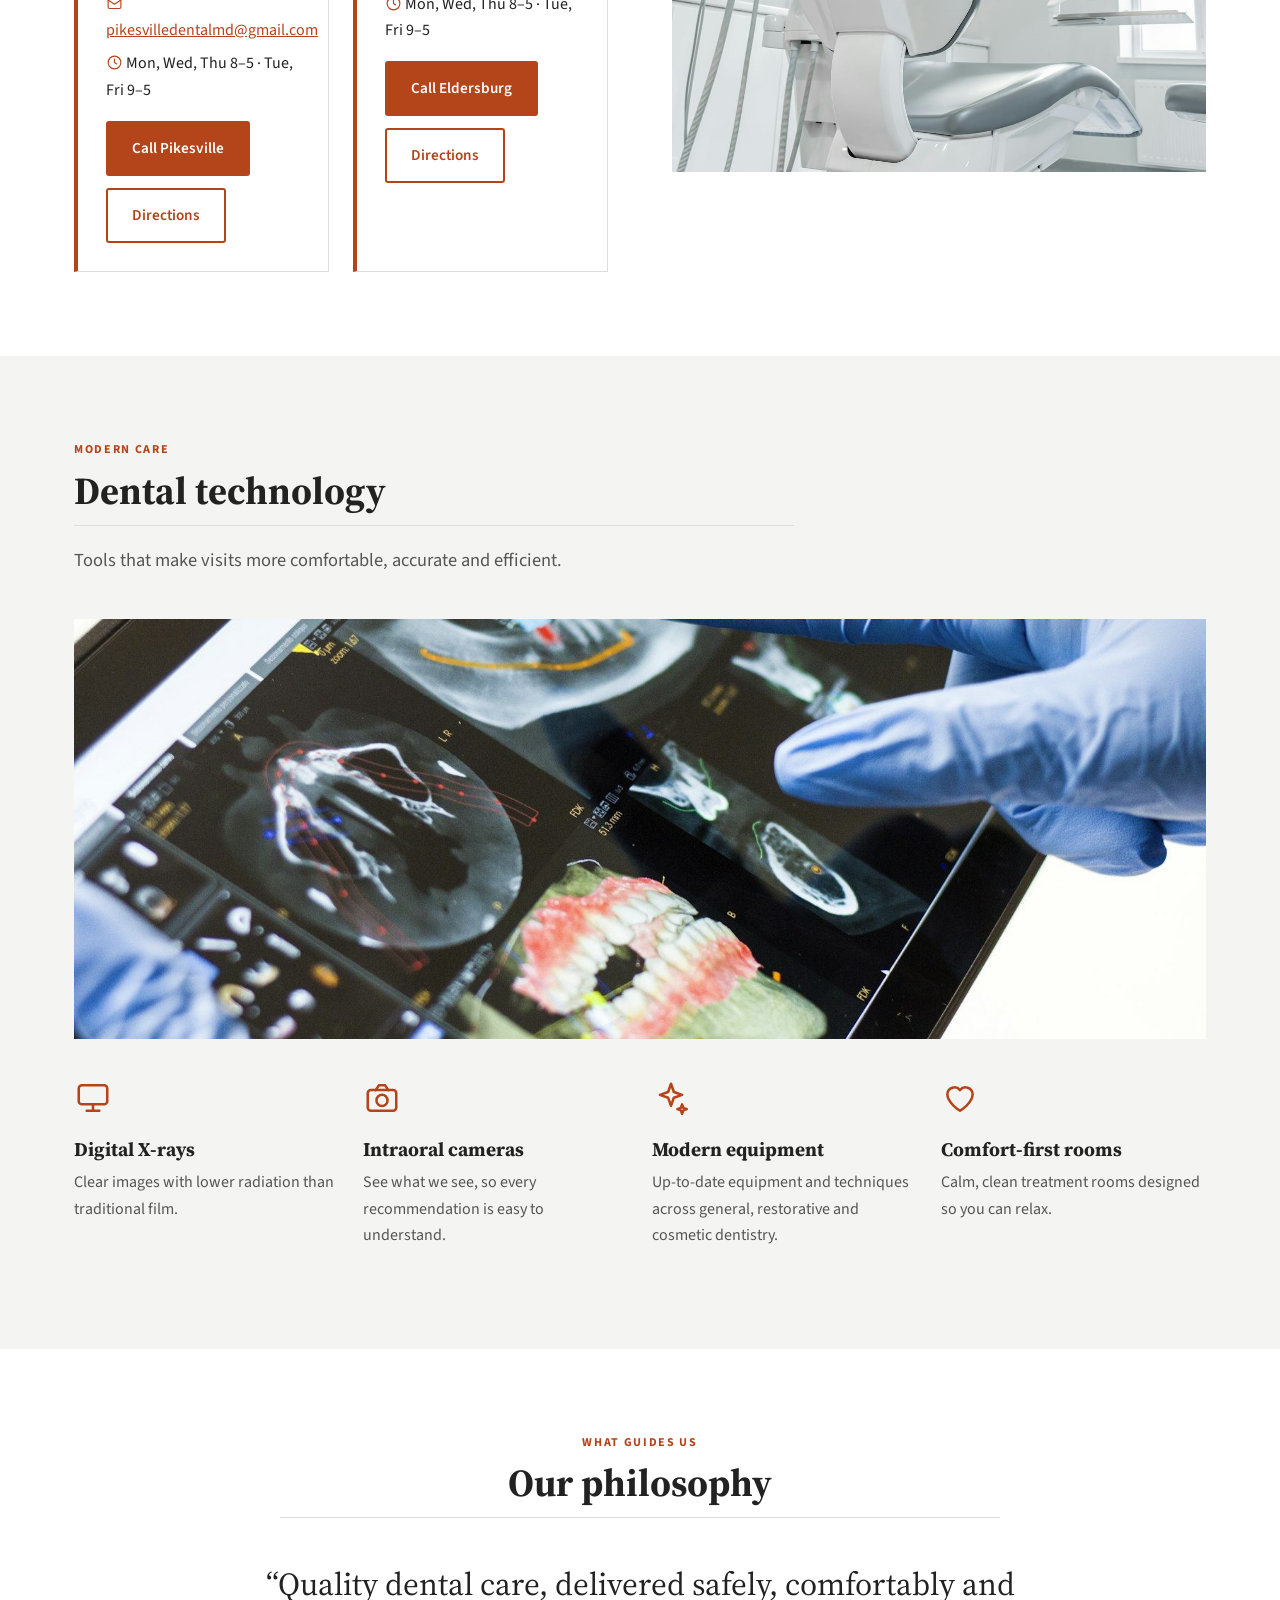
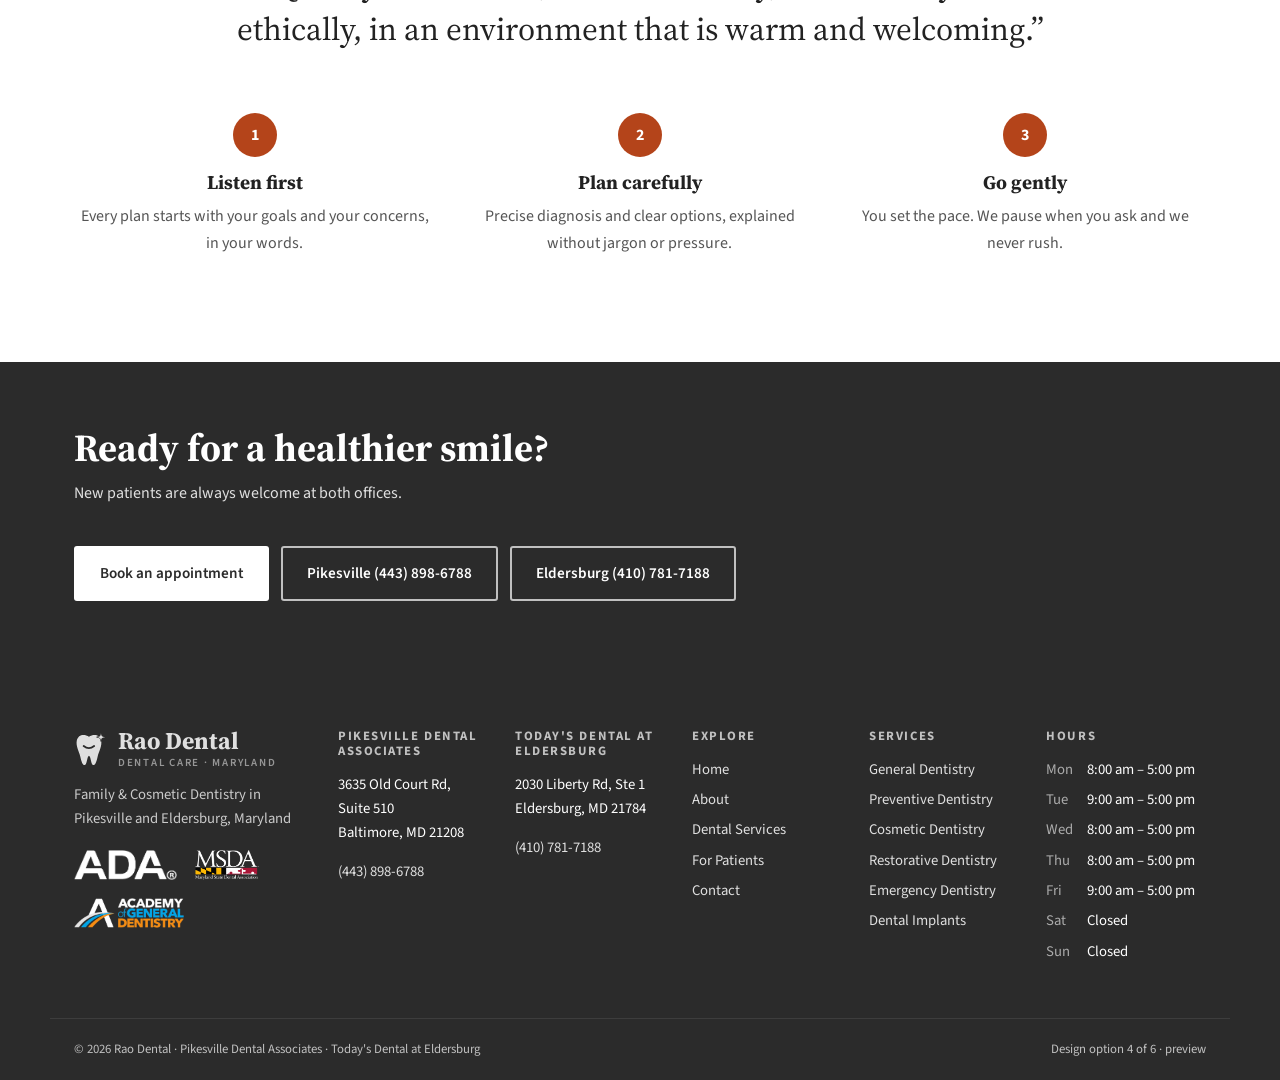
<file: about.html>
<!doctype html><html lang="en"><head><meta charset="utf-8"><meta name="viewport" content="width=device-width,initial-scale=1">
<title>About | Rao Dental</title><meta name="description" content="Family &amp; Cosmetic Dentistry in Pikesville and Eldersburg, Maryland"><meta name="robots" content="noindex">
<link rel="icon" href="img/rao-favicon.svg"><link rel="preconnect" href="https://fonts.googleapis.com"><link rel="preconnect" href="https://fonts.gstatic.com" crossorigin>
<link href="https://fonts.googleapis.com/css2?family=Source+Sans+3:wght@400;600;700&family=Source+Serif+4:opsz,wght@8..60,600;8..60,700&display=swap" rel="stylesheet"><link rel="stylesheet" href="css/site.css"></head>
<body class="style-4"><div class="switcher"><span>Design option 4 of 6</span><span class="sw-links"><a href="https://dundysm.github.io/style-1/about.html">1</a><a href="https://dundysm.github.io/style-2/about.html">2</a><a href="https://dundysm.github.io/style-3/about.html">3</a><a href="https://dundysm.github.io/style-4/about.html" aria-current="true">4</a><a href="https://dundysm.github.io/style-5/about.html">5</a><a href="https://dundysm.github.io/style-6/about.html">6</a></span></div><a class="skip" href="#main">Skip to content</a><div class="util"><div class="wrap"><span class="util-r"><a href="patients.html#forms">Patient Forms</a><a href="patients.html#insurance">Billing &amp; Insurance</a><a href="contact.html#location">Locations</a><a href="contact.html#appointment">Request an Appointment</a></span></div></div><header class="site-header"><div class="wrap hdr"><a class="logo" href="index.html"><img src="img/rao-logo-mark.svg" alt="" class="logo-mark"><span>Rao Dental<small>Dental Care · Maryland</small></span></a><input type="checkbox" id="nav-t" class="nav-t" aria-label="Menu"><label for="nav-t" class="burger"><svg class="ic" viewBox="0 0 24 24" fill="none" stroke="currentColor" stroke-width="1.6" stroke-linecap="round" stroke-linejoin="round" aria-hidden="true"><path d="M4 7h16M4 12h16M4 17h16"/></svg></label><nav aria-label="Main"><ul class="nav"><li><a href="index.html">Home</a></li><li class="has-sub"><a href="about.html" aria-current="page">About</a><ul class="sub"><li><a href="about.html#practice">About Our Practice</a></li><li><a href="about.html#team">Meet Our Dentist &amp; Team</a></li><li><a href="about.html#office">Our Office</a></li><li><a href="about.html#technology">Dental Technology</a></li><li><a href="about.html#philosophy">Our Philosophy</a></li></ul></li><li class="has-sub"><a href="services.html">Dental Services</a><ul class="sub"><li><a href="services.html#general">General Dentistry</a></li><li><a href="services.html#preventive">Preventive Dentistry</a></li><li><a href="services.html#cosmetic">Cosmetic Dentistry</a></li><li><a href="services.html#restorative">Restorative Dentistry</a></li><li><a href="services.html#emergency">Emergency Dentistry</a></li><li><a href="services.html#implants">Dental Implants</a></li><li><a href="services.html#periodontal">Periodontal Care</a></li><li><a href="services.html#orthodontics">Orthodontics</a></li><li><a href="services.html#sedation">Sedation Dentistry</a></li></ul></li><li class="has-sub"><a href="patients.html">For Patients</a><ul class="sub"><li><a href="patients.html#new-patients">New Patient Information</a></li><li><a href="patients.html#first-visit">Your First Visit</a></li><li><a href="patients.html#forms">Patient Forms</a></li><li><a href="patients.html#insurance">Insurance &amp; Financing</a></li><li><a href="patients.html#payment">Payment Options</a></li><li><a href="patients.html#faq">Patient FAQs</a></li><li><a href="patients.html#post-op">Post-Operative Instructions</a></li></ul></li><li class="has-sub"><a href="contact.html">Contact</a><ul class="sub"><li><a href="contact.html#info">Contact Information</a></li><li><a href="contact.html#hours">Office Hours</a></li><li><a href="contact.html#location">Location &amp; Directions</a></li><li><a href="contact.html#appointment">Request an Appointment</a></li></ul></li></ul></nav><div class="hdr-cta"><a class="btn btn-primary" href="contact.html#appointment">Book an Appointment</a></div></div></header><main id="main"><section class="phero"><div class="wrap"><nav class="crumbs wrap" aria-label="Breadcrumb"><a href="index.html">Home</a> <span>/</span> About</nav><h1>About Our Practice</h1><p>Gentle hands, careful eyes. Family and cosmetic dentistry in Pikesville and Eldersburg.</p></div></section><section class="sec " id="practice"><div class="wrap"><header class="sec-head"><p class="eyebrow">Our practice</p><h2>About Rao Dental</h2></header><div class="split"><div class="split-text"><p>Two neighborhood offices, one careful approach. From a child&#x27;s first checkup to crowns, Invisalign and Botox, we explain every step, work at your pace and see dental emergencies the same business day whenever possible.</p><p>Both offices are warm, welcoming spaces with friendly teams who treat your time, and your nerves, with respect. Pikesville Dental Associates is in Suite 510 on Old Court Road, and Today&#x27;s Dental at Eldersburg is on Liberty Road.</p></div><div class="split-media"><img src="img/team-procedure.jpg" alt="Dental care at Rao Dental" loading="lazy"></div></div></div></section><section class="sec alt" id="team"><div class="wrap"><header class="sec-head"><p class="eyebrow">Friendly faces</p><h2>Meet our dentist &amp; team</h2></header><div class="split"><div class="split-media portrait"><img src="img/dr-rao-portrait.jpg" alt="Dr. Sumanya Venkat Rao" loading="lazy"></div><div class="split-text"><p class="eyebrow">Meet the dentist</p><h2>Dr. Sumanya Venkat Rao</h2><p class="muted">General Dentist · D.M.D., B.D.S.</p><p>Dr. Sumanya Venkat Rao is a general dentist who has been in practice since 2014, with a focus on general and cosmetic dentistry.</p><p>She earned her Doctor of Dental Medicine at the State University of New York at Buffalo and her Bachelor of Dental Sciences from Rajiv Gandhi University in India.</p><ul class="facts"><li><span>Education</span><strong>D.M.D., SUNY at Buffalo</strong></li><li><span>Also holds</span><strong>B.D.S., Rajiv Gandhi University</strong></li><li><span>In practice</span><strong>Since 2014</strong></li><li><span>Memberships</span><strong>ADA · MSDA · AGD</strong></li></ul><a class="btn btn-ghost" href="about.html#team">Meet our team</a></div></div><div class="mt-l"></div><div class="grid g3 team"><div class="card member"><img src="img/dr-rao-portrait.jpg" alt="Dr. Sumanya Venkat Rao" loading="lazy"><div class="card-body"><h3>Dr. Sumanya Venkat Rao</h3><p class="muted">General Dentist · D.M.D., B.D.S.</p><p class="eyebrow">Pikesville &amp; Eldersburg</p><p>In practice since 2014 and experienced with children, adolescents, adults and patients with dental anxiety.</p></div></div><div class="card member"><div class="avatar">RG</div><div class="card-body"><h3>Dr. Robin J. Greenspan</h3><p class="muted">D.D.S. · Georgetown University</p><p class="eyebrow">Pikesville</p><p>More than 30 years practicing in the Baltimore area, treating patients like family with minimum discomfort.</p></div></div><div class="card member"><div class="avatar">CG</div><div class="card-body"><h3>Dr. Chaviva Golombeck</h3><p class="muted">D.D.S. · University of Maryland</p><p class="eyebrow">Pikesville</p><p>Certified in therapeutic and esthetic Botox and an Invisalign provider, focused on comfort and patient education.</p></div></div></div></div></section><section class="sec " id="office"><div class="wrap"><header class="sec-head"><p class="eyebrow">Two locations</p><h2>Our office</h2></header><div class="split rev"><div class="split-media"><img src="img/office-window.jpg" alt="Treatment room" loading="lazy"></div><div class="split-text"><p>Both offices are warm, welcoming spaces with friendly teams who treat your time, and your nerves, with respect. Pikesville Dental Associates is in Suite 510 on Old Court Road, and Today&#x27;s Dental at Eldersburg is on Liberty Road.</p><div class="grid g2 offices"><div class="card office"><div class="card-body"><p class="eyebrow">Pikesville · Baltimore County</p><h3>Pikesville Dental Associates</h3><p><svg class="ic sm" viewBox="0 0 24 24" fill="none" stroke="currentColor" stroke-width="1.6" stroke-linecap="round" stroke-linejoin="round" aria-hidden="true"><path d="M12 21s-7-6.2-7-11.5a7 7 0 0 1 14 0C19 14.8 12 21 12 21z"/><circle cx="12" cy="9.5" r="2.5"/></svg> 3635 Old Court Rd, Suite 510, Baltimore, MD 21208</p><p><svg class="ic sm" viewBox="0 0 24 24" fill="none" stroke="currentColor" stroke-width="1.6" stroke-linecap="round" stroke-linejoin="round" aria-hidden="true"><path d="M5 4h4l2 5-2.5 1.5a11 11 0 0 0 5 5L15 13l5 2v4a2 2 0 0 1-2 2A16 16 0 0 1 3 6a2 2 0 0 1 2-2z"/></svg> <a href="tel:+14438986788">(443) 898-6788</a></p><p><svg class="ic sm" viewBox="0 0 24 24" fill="none" stroke="currentColor" stroke-width="1.6" stroke-linecap="round" stroke-linejoin="round" aria-hidden="true"><rect x="3" y="5" width="18" height="14" rx="2"/><path d="M3 7l9 6 9-6"/></svg> <a href="mailto:pikesvilledentalmd@gmail.com">pikesvilledentalmd@gmail.com</a></p><p><svg class="ic sm" viewBox="0 0 24 24" fill="none" stroke="currentColor" stroke-width="1.6" stroke-linecap="round" stroke-linejoin="round" aria-hidden="true"><circle cx="12" cy="12" r="9"/><path d="M12 7v5l3 2"/></svg> Mon, Wed, Thu 8–5 · Tue, Fri 9–5</p><div class="btn-row"><a class="btn btn-primary" href="tel:+14438986788">Call Pikesville</a><a class="btn btn-ghost" href="https://www.google.com/maps/dir/?api=1&destination=3635+Old+Court+Rd%2C+Suite+510%2C+Baltimore%2C+MD+21208">Directions</a></div></div></div><div class="card office"><div class="card-body"><p class="eyebrow">Eldersburg · Carroll County</p><h3>Today&#x27;s Dental at Eldersburg</h3><p><svg class="ic sm" viewBox="0 0 24 24" fill="none" stroke="currentColor" stroke-width="1.6" stroke-linecap="round" stroke-linejoin="round" aria-hidden="true"><path d="M12 21s-7-6.2-7-11.5a7 7 0 0 1 14 0C19 14.8 12 21 12 21z"/><circle cx="12" cy="9.5" r="2.5"/></svg> 2030 Liberty Rd, Ste 1, Eldersburg, MD 21784</p><p><svg class="ic sm" viewBox="0 0 24 24" fill="none" stroke="currentColor" stroke-width="1.6" stroke-linecap="round" stroke-linejoin="round" aria-hidden="true"><path d="M5 4h4l2 5-2.5 1.5a11 11 0 0 0 5 5L15 13l5 2v4a2 2 0 0 1-2 2A16 16 0 0 1 3 6a2 2 0 0 1 2-2z"/></svg> <a href="tel:+14107817188">(410) 781-7188</a></p><p><svg class="ic sm" viewBox="0 0 24 24" fill="none" stroke="currentColor" stroke-width="1.6" stroke-linecap="round" stroke-linejoin="round" aria-hidden="true"><circle cx="12" cy="12" r="9"/><path d="M12 7v5l3 2"/></svg> Mon, Wed, Thu 8–5 · Tue, Fri 9–5</p><div class="btn-row"><a class="btn btn-primary" href="tel:+14107817188">Call Eldersburg</a><a class="btn btn-ghost" href="https://www.google.com/maps/dir/?api=1&destination=2030+Liberty+Rd%2C+Ste+1%2C+Eldersburg%2C+MD+21784">Directions</a></div></div></div></div></div></div></div></section><section class="sec alt" id="technology"><div class="wrap"><header class="sec-head"><p class="eyebrow">Modern care</p><h2>Dental technology</h2><p class="lead">Tools that make visits more comfortable, accurate and efficient.</p></header><div class="tech-photo"><img src="img/tech-scan.jpg" alt="Dentist reviewing a digital dental scan" loading="lazy"></div><div class="grid g4 tech"><div class="tech-item"><svg class="ic tech-ic" viewBox="0 0 24 24" fill="none" stroke="currentColor" stroke-width="1.6" stroke-linecap="round" stroke-linejoin="round" aria-hidden="true"><rect x="3" y="4" width="18" height="12" rx="2"/><path d="M8 20h8M12 16v4"/></svg><h3>Digital X-rays</h3><p>Clear images with lower radiation than traditional film.</p></div><div class="tech-item"><svg class="ic tech-ic" viewBox="0 0 24 24" fill="none" stroke="currentColor" stroke-width="1.6" stroke-linecap="round" stroke-linejoin="round" aria-hidden="true"><rect x="3" y="7" width="18" height="13" rx="2"/><circle cx="12" cy="13.5" r="3.5"/><path d="M8 7l2-3h4l2 3"/></svg><h3>Intraoral cameras</h3><p>See what we see, so every recommendation is easy to understand.</p></div><div class="tech-item"><svg class="ic tech-ic" viewBox="0 0 24 24" fill="none" stroke="currentColor" stroke-width="1.6" stroke-linecap="round" stroke-linejoin="round" aria-hidden="true"><path d="M12 3l1.8 5.2L19 10l-5.2 1.8L12 17l-1.8-5.2L5 10l5.2-1.8L12 3z"/><path d="M19 16l.8 2.2L22 19l-2.2.8L19 22l-.8-2.2L16 19l2.2-.8z"/></svg><h3>Modern equipment</h3><p>Up-to-date equipment and techniques across general, restorative and cosmetic dentistry.</p></div><div class="tech-item"><svg class="ic tech-ic" viewBox="0 0 24 24" fill="none" stroke="currentColor" stroke-width="1.6" stroke-linecap="round" stroke-linejoin="round" aria-hidden="true"><path d="M12 20s-8-4.7-8-10.5A4.5 4.5 0 0 1 12 7a4.5 4.5 0 0 1 8 2.5C20 15.3 12 20 12 20z"/></svg><h3>Comfort-first rooms</h3><p>Calm, clean treatment rooms designed so you can relax.</p></div></div></div></section><section class="sec " id="philosophy"><div class="wrap"><header class="sec-head center"><p class="eyebrow">What guides us</p><h2>Our philosophy</h2></header><blockquote class="big-quote">“Quality dental care, delivered safely, comfortably and ethically, in an environment that is warm and welcoming.”</blockquote><div class="grid g3 promises"><div class="why-item"><span class="step">1</span><h3>Listen first</h3><p>Every plan starts with your goals and your concerns, in your words.</p></div><div class="why-item"><span class="step">2</span><h3>Plan carefully</h3><p>Precise diagnosis and clear options, explained without jargon or pressure.</p></div><div class="why-item"><span class="step">3</span><h3>Go gently</h3><p>You set the pace. We pause when you ask and we never rush.</p></div></div></div></section><section class="cta-band"><div class="wrap"><div><h2>Ready for a healthier smile?</h2><p>New patients are always welcome at both offices.</p></div><div class="btn-row"><a class="btn btn-light" href="contact.html#appointment">Book an appointment</a><a class="btn btn-outline-light" href="tel:+14438986788">Pikesville (443) 898-6788</a><a class="btn btn-outline-light" href="tel:+14107817188">Eldersburg (410) 781-7188</a></div></div></section></main><footer class="site-footer"><div class="wrap fgrid"><div class="fbrand"><a class="logo" href="index.html"><img src="img/rao-logo-mark.svg" alt="" class="logo-mark"><span>Rao Dental<small>Dental Care · Maryland</small></span></a><p>Family &amp; Cosmetic Dentistry in Pikesville and Eldersburg, Maryland</p><div class="badges"><img src="img/assoc-ada-white.png" alt="ADA member" loading="lazy"><img src="img/assoc-msda-white.png" alt="MSDA member" loading="lazy"><img src="img/assoc-agd-white.png" alt="AGD member" loading="lazy"></div></div><div><h4>Pikesville Dental Associates</h4><p>3635 Old Court Rd, Suite 510<br>Baltimore, MD 21208</p><p><a href="tel:+14438986788">(443) 898-6788</a></p></div><div><h4>Today&#x27;s Dental at Eldersburg</h4><p>2030 Liberty Rd, Ste 1<br>Eldersburg, MD 21784</p><p><a href="tel:+14107817188">(410) 781-7188</a></p></div><div><h4>Explore</h4><ul><li><a href="index.html">Home</a></li><li><a href="about.html">About</a></li><li><a href="services.html">Dental Services</a></li><li><a href="patients.html">For Patients</a></li><li><a href="contact.html">Contact</a></li></ul></div><div><h4>Services</h4><ul><li><a href="services.html#general">General Dentistry</a></li><li><a href="services.html#preventive">Preventive Dentistry</a></li><li><a href="services.html#cosmetic">Cosmetic Dentistry</a></li><li><a href="services.html#restorative">Restorative Dentistry</a></li><li><a href="services.html#emergency">Emergency Dentistry</a></li><li><a href="services.html#implants">Dental Implants</a></li></ul></div><div><h4>Hours</h4><ul class="fh"><li><span>Mon</span> 8:00 am – 5:00 pm</li><li><span>Tue</span> 9:00 am – 5:00 pm</li><li><span>Wed</span> 8:00 am – 5:00 pm</li><li><span>Thu</span> 8:00 am – 5:00 pm</li><li><span>Fri</span> 9:00 am – 5:00 pm</li><li><span>Sat</span> Closed</li><li><span>Sun</span> Closed</li></ul></div></div><div class="wrap fbot"><span>© 2026 Rao Dental · Pikesville Dental Associates · Today's Dental at Eldersburg</span><span>Design option 4 of 6 · preview</span></div></footer></body></html>
</file>
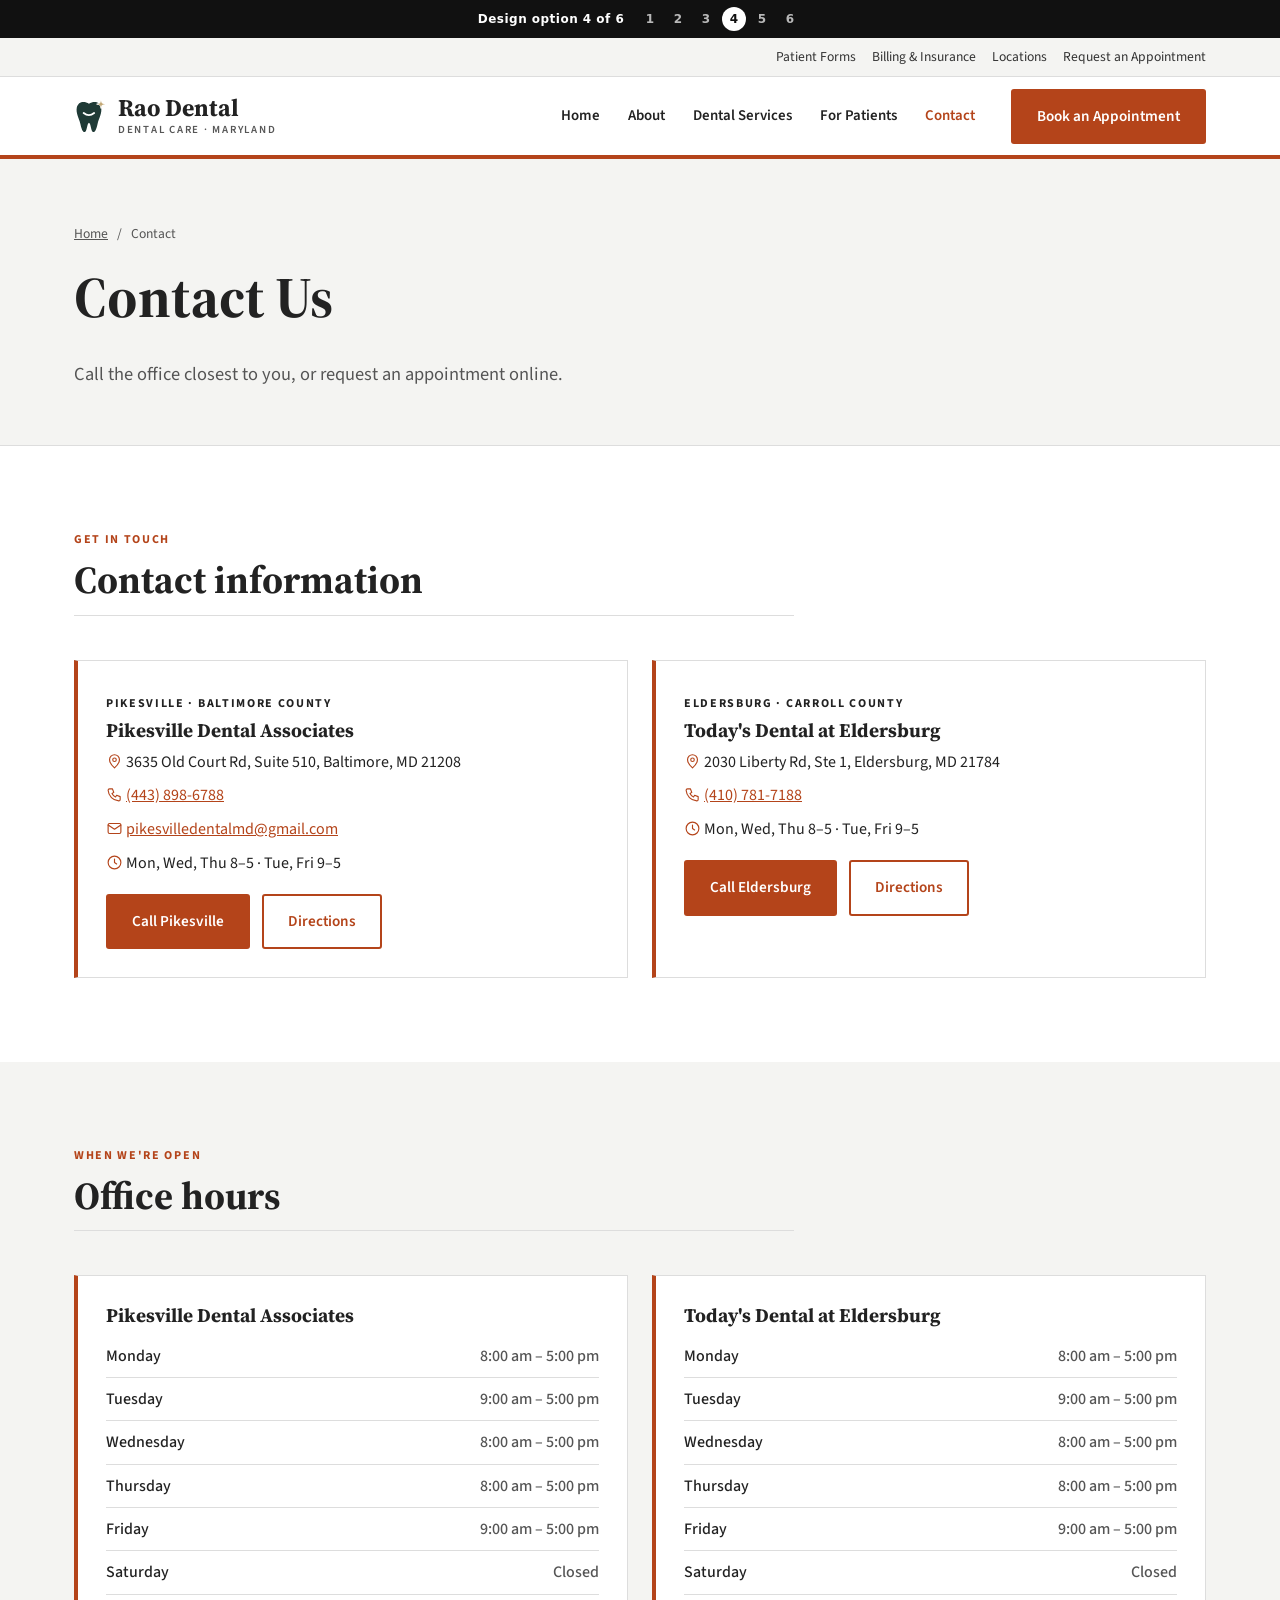
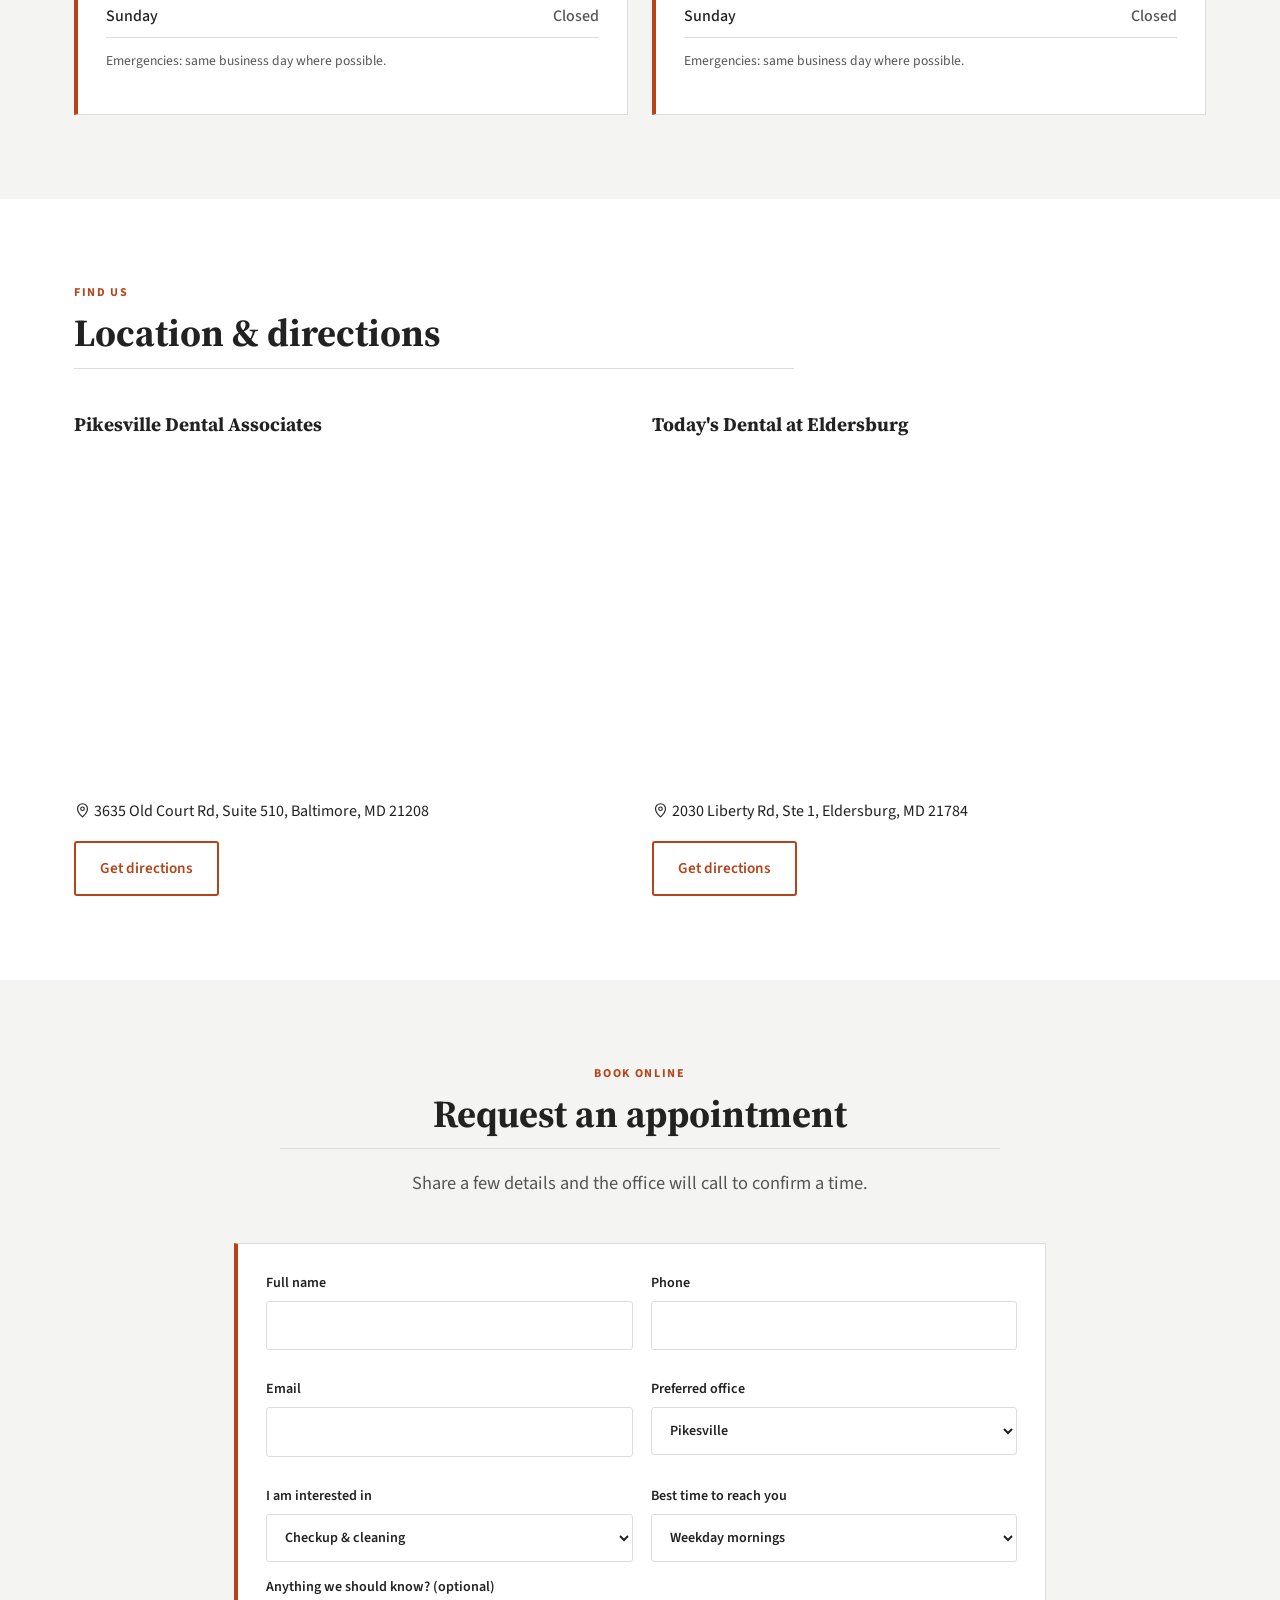
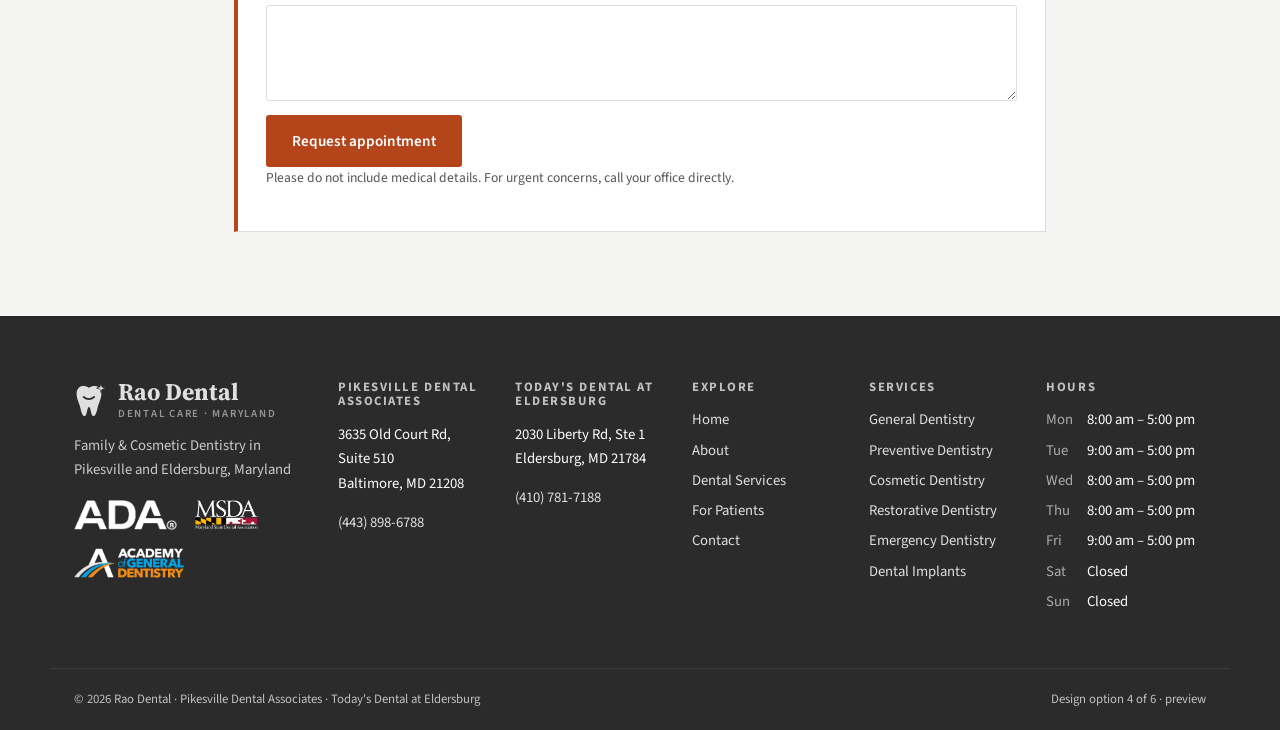
<file: contact.html>
<!doctype html><html lang="en"><head><meta charset="utf-8"><meta name="viewport" content="width=device-width,initial-scale=1">
<title>Contact | Rao Dental</title><meta name="description" content="Family &amp; Cosmetic Dentistry in Pikesville and Eldersburg, Maryland"><meta name="robots" content="noindex">
<link rel="icon" href="img/rao-favicon.svg"><link rel="preconnect" href="https://fonts.googleapis.com"><link rel="preconnect" href="https://fonts.gstatic.com" crossorigin>
<link href="https://fonts.googleapis.com/css2?family=Source+Sans+3:wght@400;600;700&family=Source+Serif+4:opsz,wght@8..60,600;8..60,700&display=swap" rel="stylesheet"><link rel="stylesheet" href="css/site.css"></head>
<body class="style-4"><div class="switcher"><span>Design option 4 of 6</span><span class="sw-links"><a href="https://dundysm.github.io/style-1/contact.html">1</a><a href="https://dundysm.github.io/style-2/contact.html">2</a><a href="https://dundysm.github.io/style-3/contact.html">3</a><a href="https://dundysm.github.io/style-4/contact.html" aria-current="true">4</a><a href="https://dundysm.github.io/style-5/contact.html">5</a><a href="https://dundysm.github.io/style-6/contact.html">6</a></span></div><a class="skip" href="#main">Skip to content</a><div class="util"><div class="wrap"><span class="util-r"><a href="patients.html#forms">Patient Forms</a><a href="patients.html#insurance">Billing &amp; Insurance</a><a href="contact.html#location">Locations</a><a href="contact.html#appointment">Request an Appointment</a></span></div></div><header class="site-header"><div class="wrap hdr"><a class="logo" href="index.html"><img src="img/rao-logo-mark.svg" alt="" class="logo-mark"><span>Rao Dental<small>Dental Care · Maryland</small></span></a><input type="checkbox" id="nav-t" class="nav-t" aria-label="Menu"><label for="nav-t" class="burger"><svg class="ic" viewBox="0 0 24 24" fill="none" stroke="currentColor" stroke-width="1.6" stroke-linecap="round" stroke-linejoin="round" aria-hidden="true"><path d="M4 7h16M4 12h16M4 17h16"/></svg></label><nav aria-label="Main"><ul class="nav"><li><a href="index.html">Home</a></li><li class="has-sub"><a href="about.html">About</a><ul class="sub"><li><a href="about.html#practice">About Our Practice</a></li><li><a href="about.html#team">Meet Our Dentist &amp; Team</a></li><li><a href="about.html#office">Our Office</a></li><li><a href="about.html#technology">Dental Technology</a></li><li><a href="about.html#philosophy">Our Philosophy</a></li></ul></li><li class="has-sub"><a href="services.html">Dental Services</a><ul class="sub"><li><a href="services.html#general">General Dentistry</a></li><li><a href="services.html#preventive">Preventive Dentistry</a></li><li><a href="services.html#cosmetic">Cosmetic Dentistry</a></li><li><a href="services.html#restorative">Restorative Dentistry</a></li><li><a href="services.html#emergency">Emergency Dentistry</a></li><li><a href="services.html#implants">Dental Implants</a></li><li><a href="services.html#periodontal">Periodontal Care</a></li><li><a href="services.html#orthodontics">Orthodontics</a></li><li><a href="services.html#sedation">Sedation Dentistry</a></li></ul></li><li class="has-sub"><a href="patients.html">For Patients</a><ul class="sub"><li><a href="patients.html#new-patients">New Patient Information</a></li><li><a href="patients.html#first-visit">Your First Visit</a></li><li><a href="patients.html#forms">Patient Forms</a></li><li><a href="patients.html#insurance">Insurance &amp; Financing</a></li><li><a href="patients.html#payment">Payment Options</a></li><li><a href="patients.html#faq">Patient FAQs</a></li><li><a href="patients.html#post-op">Post-Operative Instructions</a></li></ul></li><li class="has-sub"><a href="contact.html" aria-current="page">Contact</a><ul class="sub"><li><a href="contact.html#info">Contact Information</a></li><li><a href="contact.html#hours">Office Hours</a></li><li><a href="contact.html#location">Location &amp; Directions</a></li><li><a href="contact.html#appointment">Request an Appointment</a></li></ul></li></ul></nav><div class="hdr-cta"><a class="btn btn-primary" href="contact.html#appointment">Book an Appointment</a></div></div></header><main id="main"><section class="phero"><div class="wrap"><nav class="crumbs wrap" aria-label="Breadcrumb"><a href="index.html">Home</a> <span>/</span> Contact</nav><h1>Contact Us</h1><p>Call the office closest to you, or request an appointment online.</p></div></section><section class="sec " id="info"><div class="wrap"><header class="sec-head"><p class="eyebrow">Get in touch</p><h2>Contact information</h2></header><div class="grid g2 offices"><div class="card office"><div class="card-body"><p class="eyebrow">Pikesville · Baltimore County</p><h3>Pikesville Dental Associates</h3><p><svg class="ic sm" viewBox="0 0 24 24" fill="none" stroke="currentColor" stroke-width="1.6" stroke-linecap="round" stroke-linejoin="round" aria-hidden="true"><path d="M12 21s-7-6.2-7-11.5a7 7 0 0 1 14 0C19 14.8 12 21 12 21z"/><circle cx="12" cy="9.5" r="2.5"/></svg> 3635 Old Court Rd, Suite 510, Baltimore, MD 21208</p><p><svg class="ic sm" viewBox="0 0 24 24" fill="none" stroke="currentColor" stroke-width="1.6" stroke-linecap="round" stroke-linejoin="round" aria-hidden="true"><path d="M5 4h4l2 5-2.5 1.5a11 11 0 0 0 5 5L15 13l5 2v4a2 2 0 0 1-2 2A16 16 0 0 1 3 6a2 2 0 0 1 2-2z"/></svg> <a href="tel:+14438986788">(443) 898-6788</a></p><p><svg class="ic sm" viewBox="0 0 24 24" fill="none" stroke="currentColor" stroke-width="1.6" stroke-linecap="round" stroke-linejoin="round" aria-hidden="true"><rect x="3" y="5" width="18" height="14" rx="2"/><path d="M3 7l9 6 9-6"/></svg> <a href="mailto:pikesvilledentalmd@gmail.com">pikesvilledentalmd@gmail.com</a></p><p><svg class="ic sm" viewBox="0 0 24 24" fill="none" stroke="currentColor" stroke-width="1.6" stroke-linecap="round" stroke-linejoin="round" aria-hidden="true"><circle cx="12" cy="12" r="9"/><path d="M12 7v5l3 2"/></svg> Mon, Wed, Thu 8–5 · Tue, Fri 9–5</p><div class="btn-row"><a class="btn btn-primary" href="tel:+14438986788">Call Pikesville</a><a class="btn btn-ghost" href="https://www.google.com/maps/dir/?api=1&destination=3635+Old+Court+Rd%2C+Suite+510%2C+Baltimore%2C+MD+21208">Directions</a></div></div></div><div class="card office"><div class="card-body"><p class="eyebrow">Eldersburg · Carroll County</p><h3>Today&#x27;s Dental at Eldersburg</h3><p><svg class="ic sm" viewBox="0 0 24 24" fill="none" stroke="currentColor" stroke-width="1.6" stroke-linecap="round" stroke-linejoin="round" aria-hidden="true"><path d="M12 21s-7-6.2-7-11.5a7 7 0 0 1 14 0C19 14.8 12 21 12 21z"/><circle cx="12" cy="9.5" r="2.5"/></svg> 2030 Liberty Rd, Ste 1, Eldersburg, MD 21784</p><p><svg class="ic sm" viewBox="0 0 24 24" fill="none" stroke="currentColor" stroke-width="1.6" stroke-linecap="round" stroke-linejoin="round" aria-hidden="true"><path d="M5 4h4l2 5-2.5 1.5a11 11 0 0 0 5 5L15 13l5 2v4a2 2 0 0 1-2 2A16 16 0 0 1 3 6a2 2 0 0 1 2-2z"/></svg> <a href="tel:+14107817188">(410) 781-7188</a></p><p><svg class="ic sm" viewBox="0 0 24 24" fill="none" stroke="currentColor" stroke-width="1.6" stroke-linecap="round" stroke-linejoin="round" aria-hidden="true"><circle cx="12" cy="12" r="9"/><path d="M12 7v5l3 2"/></svg> Mon, Wed, Thu 8–5 · Tue, Fri 9–5</p><div class="btn-row"><a class="btn btn-primary" href="tel:+14107817188">Call Eldersburg</a><a class="btn btn-ghost" href="https://www.google.com/maps/dir/?api=1&destination=2030+Liberty+Rd%2C+Ste+1%2C+Eldersburg%2C+MD+21784">Directions</a></div></div></div></div></div></section><section class="sec alt" id="hours"><div class="wrap"><header class="sec-head"><p class="eyebrow">When we&#x27;re open</p><h2>Office hours</h2></header><div class="grid g2"><div class="card"><div class="card-body"><h3>Pikesville Dental Associates</h3><table class="hours"><tbody><tr><th>Monday</th><td>8:00 am – 5:00 pm</td></tr><tr><th>Tuesday</th><td>9:00 am – 5:00 pm</td></tr><tr><th>Wednesday</th><td>8:00 am – 5:00 pm</td></tr><tr><th>Thursday</th><td>8:00 am – 5:00 pm</td></tr><tr><th>Friday</th><td>9:00 am – 5:00 pm</td></tr><tr><th>Saturday</th><td>Closed</td></tr><tr><th>Sunday</th><td>Closed</td></tr></tbody></table><p class="fine">Emergencies: same business day where possible.</p></div></div><div class="card"><div class="card-body"><h3>Today&#x27;s Dental at Eldersburg</h3><table class="hours"><tbody><tr><th>Monday</th><td>8:00 am – 5:00 pm</td></tr><tr><th>Tuesday</th><td>9:00 am – 5:00 pm</td></tr><tr><th>Wednesday</th><td>8:00 am – 5:00 pm</td></tr><tr><th>Thursday</th><td>8:00 am – 5:00 pm</td></tr><tr><th>Friday</th><td>9:00 am – 5:00 pm</td></tr><tr><th>Saturday</th><td>Closed</td></tr><tr><th>Sunday</th><td>Closed</td></tr></tbody></table><p class="fine">Emergencies: same business day where possible.</p></div></div></div></div></section><section class="sec " id="location"><div class="wrap"><header class="sec-head"><p class="eyebrow">Find us</p><h2>Location &amp; directions</h2></header><div class="grid g2"><div><h3>Pikesville Dental Associates</h3><iframe class="map tall" title="Map to Pikesville Dental Associates" src="https://maps.google.com/maps?q=3635+Old+Court+Rd%2C+Suite+510%2C+Baltimore%2C+MD+21208&output=embed" loading="lazy"></iframe><p><svg class="ic sm" viewBox="0 0 24 24" fill="none" stroke="currentColor" stroke-width="1.6" stroke-linecap="round" stroke-linejoin="round" aria-hidden="true"><path d="M12 21s-7-6.2-7-11.5a7 7 0 0 1 14 0C19 14.8 12 21 12 21z"/><circle cx="12" cy="9.5" r="2.5"/></svg> 3635 Old Court Rd, Suite 510, Baltimore, MD 21208</p><a class="btn btn-ghost" href="https://www.google.com/maps/dir/?api=1&destination=3635+Old+Court+Rd%2C+Suite+510%2C+Baltimore%2C+MD+21208">Get directions</a></div><div><h3>Today&#x27;s Dental at Eldersburg</h3><iframe class="map tall" title="Map to Today&#x27;s Dental at Eldersburg" src="https://maps.google.com/maps?q=2030+Liberty+Rd%2C+Ste+1%2C+Eldersburg%2C+MD+21784&output=embed" loading="lazy"></iframe><p><svg class="ic sm" viewBox="0 0 24 24" fill="none" stroke="currentColor" stroke-width="1.6" stroke-linecap="round" stroke-linejoin="round" aria-hidden="true"><path d="M12 21s-7-6.2-7-11.5a7 7 0 0 1 14 0C19 14.8 12 21 12 21z"/><circle cx="12" cy="9.5" r="2.5"/></svg> 2030 Liberty Rd, Ste 1, Eldersburg, MD 21784</p><a class="btn btn-ghost" href="https://www.google.com/maps/dir/?api=1&destination=2030+Liberty+Rd%2C+Ste+1%2C+Eldersburg%2C+MD+21784">Get directions</a></div></div></div></section><section class="sec alt narrow" id="appointment"><div class="wrap"><header class="sec-head center"><p class="eyebrow">Book online</p><h2>Request an appointment</h2><p class="lead">Share a few details and the office will call to confirm a time.</p></header><form class="form card" onsubmit="event.preventDefault();this.querySelector('.ok').hidden=false;this.reset();">
<div class="card-body"><div class="grid g2 tight">
<label>Full name<input name="name" required autocomplete="name"></label>
<label>Phone<input name="phone" type="tel" required autocomplete="tel"></label>
<label>Email<input name="email" type="email" autocomplete="email"></label>
<label>Preferred office<select name="office"><option>Pikesville</option><option>Eldersburg</option><option>No preference</option></select></label>
<label>I am interested in<select name="service"><option>Checkup &amp; cleaning</option><option>General Dentistry</option><option>Preventive Dentistry</option><option>Cosmetic Dentistry</option><option>Restorative Dentistry</option><option>Emergency Dentistry</option><option>Dental Implants</option><option>Periodontal Care</option><option>Orthodontics</option><option>Sedation Dentistry</option></select></label>
<label>Best time to reach you<select name="time"><option>Weekday mornings</option><option>Weekday afternoons</option><option>Any time</option></select></label>
</div><label>Anything we should know? (optional)<textarea name="msg" rows="3"></textarea></label>
<button class="btn btn-primary" type="submit">Request appointment</button>
<p class="ok" hidden>Thank you! This is a design preview, so nothing was sent. The live site will connect this form to the office.</p>
<p class="fine">Please do not include medical details. For urgent concerns, call your office directly.</p></div></form></div></section></main><footer class="site-footer"><div class="wrap fgrid"><div class="fbrand"><a class="logo" href="index.html"><img src="img/rao-logo-mark.svg" alt="" class="logo-mark"><span>Rao Dental<small>Dental Care · Maryland</small></span></a><p>Family &amp; Cosmetic Dentistry in Pikesville and Eldersburg, Maryland</p><div class="badges"><img src="img/assoc-ada-white.png" alt="ADA member" loading="lazy"><img src="img/assoc-msda-white.png" alt="MSDA member" loading="lazy"><img src="img/assoc-agd-white.png" alt="AGD member" loading="lazy"></div></div><div><h4>Pikesville Dental Associates</h4><p>3635 Old Court Rd, Suite 510<br>Baltimore, MD 21208</p><p><a href="tel:+14438986788">(443) 898-6788</a></p></div><div><h4>Today&#x27;s Dental at Eldersburg</h4><p>2030 Liberty Rd, Ste 1<br>Eldersburg, MD 21784</p><p><a href="tel:+14107817188">(410) 781-7188</a></p></div><div><h4>Explore</h4><ul><li><a href="index.html">Home</a></li><li><a href="about.html">About</a></li><li><a href="services.html">Dental Services</a></li><li><a href="patients.html">For Patients</a></li><li><a href="contact.html">Contact</a></li></ul></div><div><h4>Services</h4><ul><li><a href="services.html#general">General Dentistry</a></li><li><a href="services.html#preventive">Preventive Dentistry</a></li><li><a href="services.html#cosmetic">Cosmetic Dentistry</a></li><li><a href="services.html#restorative">Restorative Dentistry</a></li><li><a href="services.html#emergency">Emergency Dentistry</a></li><li><a href="services.html#implants">Dental Implants</a></li></ul></div><div><h4>Hours</h4><ul class="fh"><li><span>Mon</span> 8:00 am – 5:00 pm</li><li><span>Tue</span> 9:00 am – 5:00 pm</li><li><span>Wed</span> 8:00 am – 5:00 pm</li><li><span>Thu</span> 8:00 am – 5:00 pm</li><li><span>Fri</span> 9:00 am – 5:00 pm</li><li><span>Sat</span> Closed</li><li><span>Sun</span> Closed</li></ul></div></div><div class="wrap fbot"><span>© 2026 Rao Dental · Pikesville Dental Associates · Today's Dental at Eldersburg</span><span>Design option 4 of 6 · preview</span></div></footer></body></html>
</file>
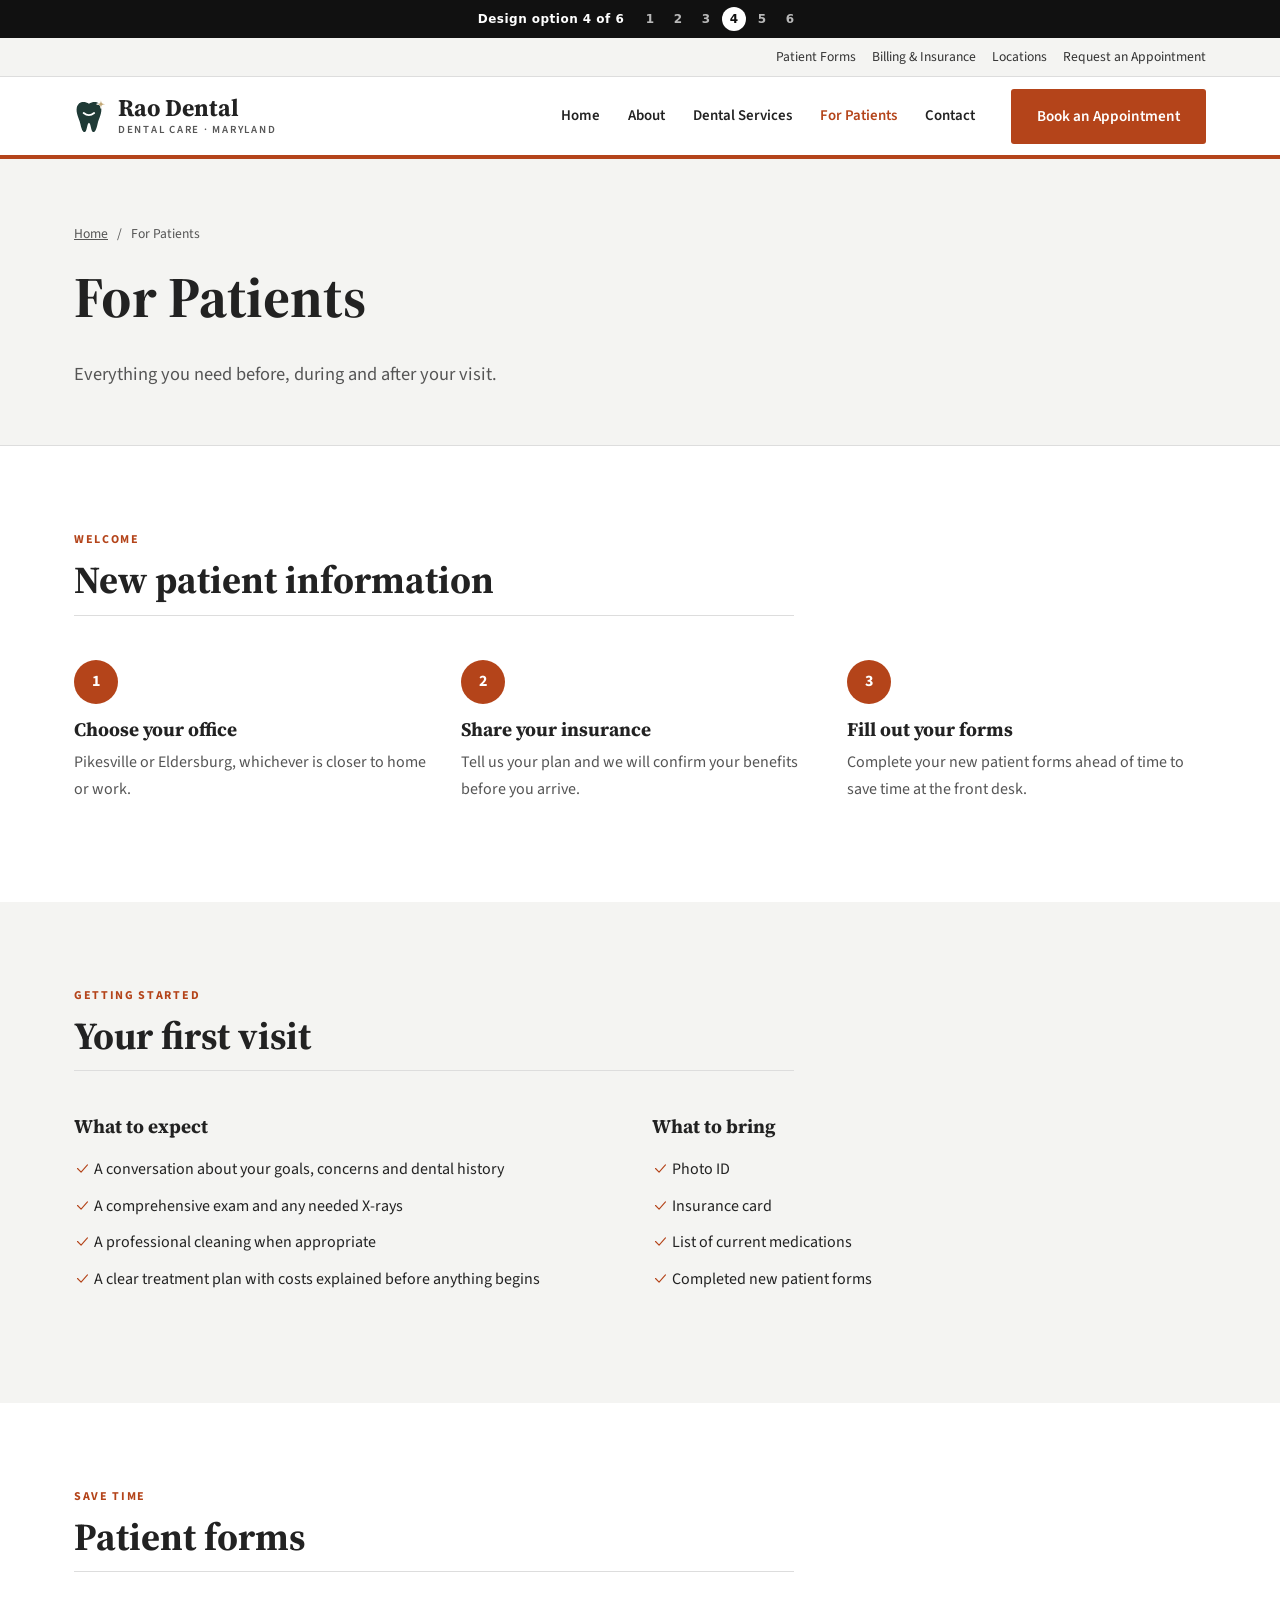
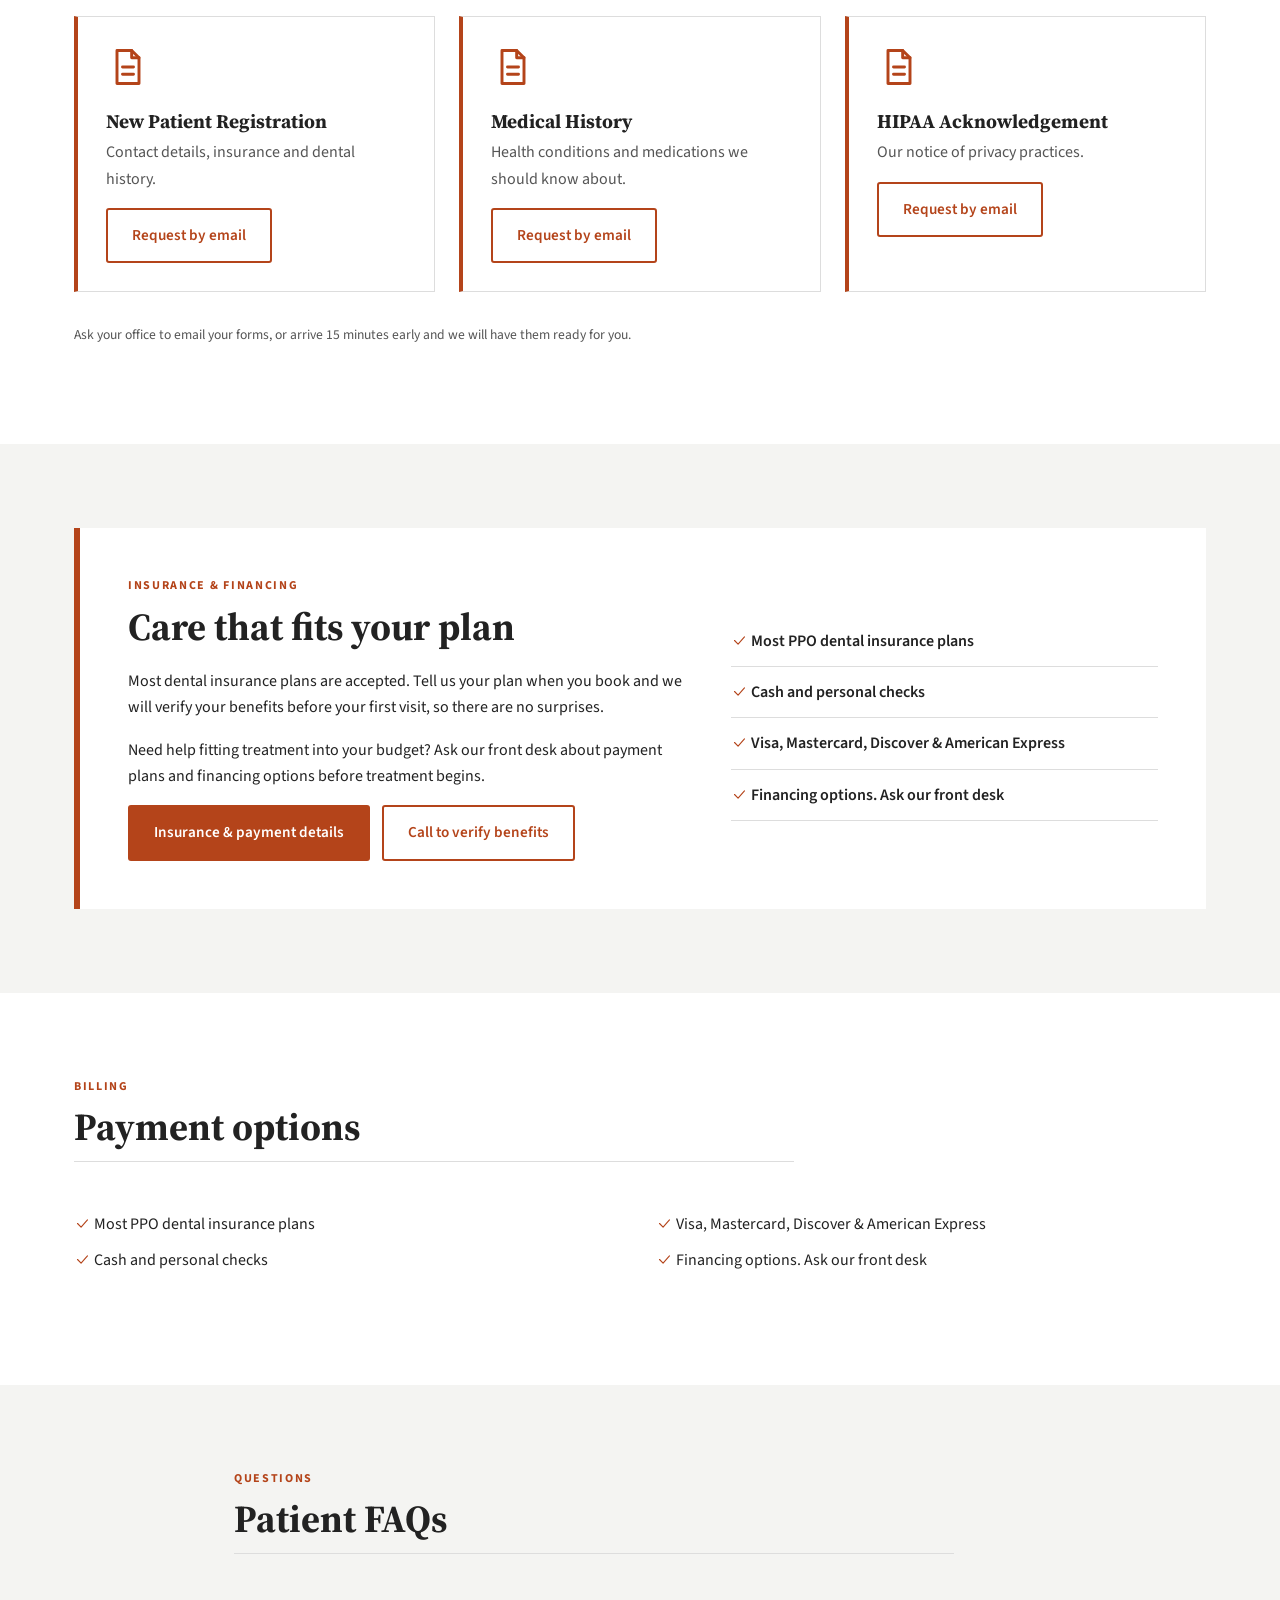
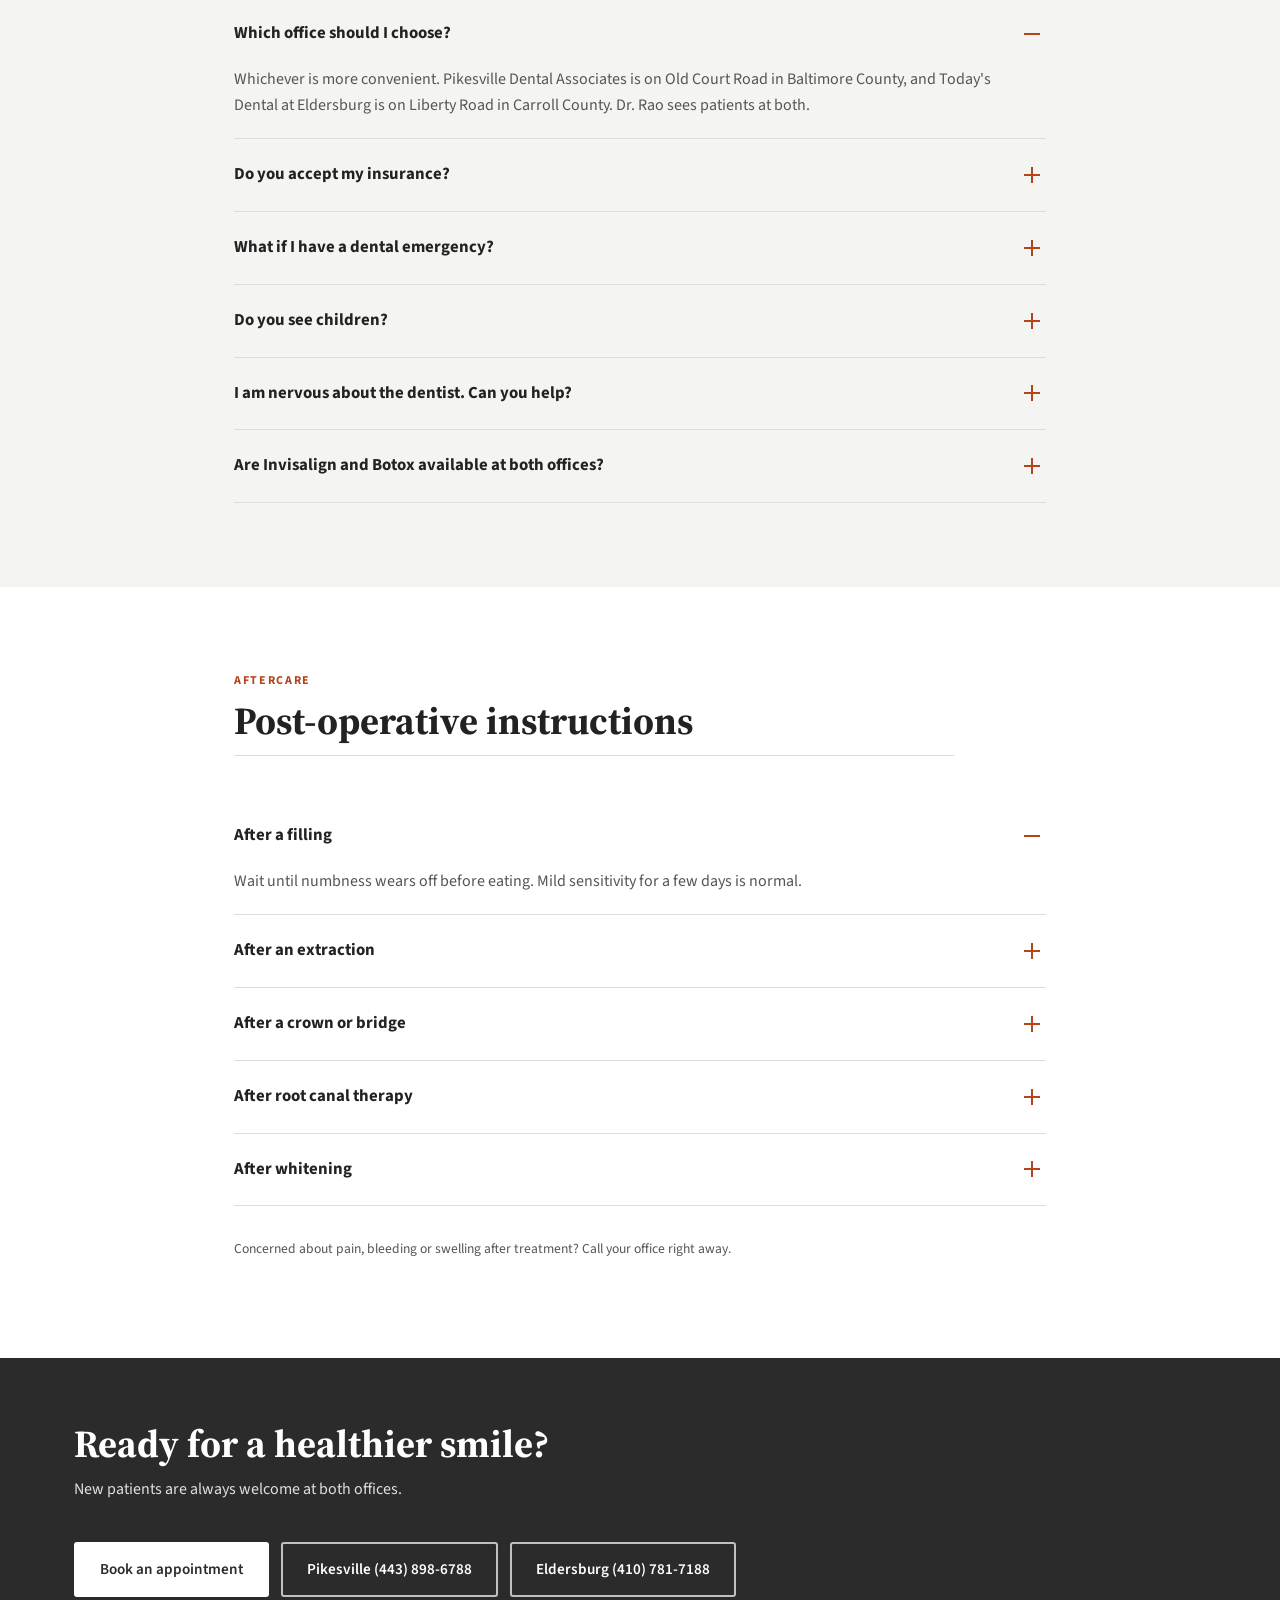
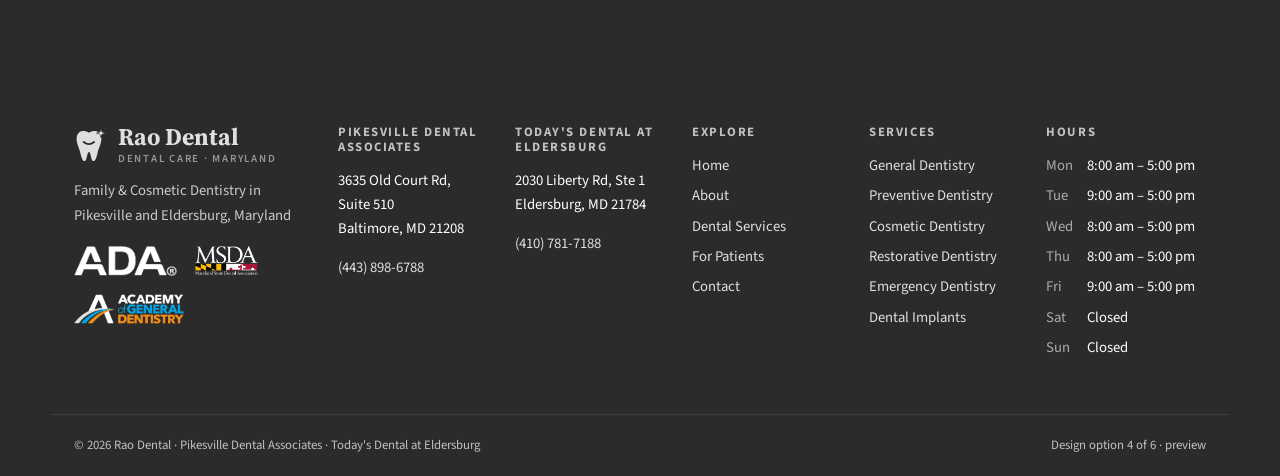
<file: patients.html>
<!doctype html><html lang="en"><head><meta charset="utf-8"><meta name="viewport" content="width=device-width,initial-scale=1">
<title>For Patients | Rao Dental</title><meta name="description" content="Family &amp; Cosmetic Dentistry in Pikesville and Eldersburg, Maryland"><meta name="robots" content="noindex">
<link rel="icon" href="img/rao-favicon.svg"><link rel="preconnect" href="https://fonts.googleapis.com"><link rel="preconnect" href="https://fonts.gstatic.com" crossorigin>
<link href="https://fonts.googleapis.com/css2?family=Source+Sans+3:wght@400;600;700&family=Source+Serif+4:opsz,wght@8..60,600;8..60,700&display=swap" rel="stylesheet"><link rel="stylesheet" href="css/site.css"></head>
<body class="style-4"><div class="switcher"><span>Design option 4 of 6</span><span class="sw-links"><a href="https://dundysm.github.io/style-1/patients.html">1</a><a href="https://dundysm.github.io/style-2/patients.html">2</a><a href="https://dundysm.github.io/style-3/patients.html">3</a><a href="https://dundysm.github.io/style-4/patients.html" aria-current="true">4</a><a href="https://dundysm.github.io/style-5/patients.html">5</a><a href="https://dundysm.github.io/style-6/patients.html">6</a></span></div><a class="skip" href="#main">Skip to content</a><div class="util"><div class="wrap"><span class="util-r"><a href="patients.html#forms">Patient Forms</a><a href="patients.html#insurance">Billing &amp; Insurance</a><a href="contact.html#location">Locations</a><a href="contact.html#appointment">Request an Appointment</a></span></div></div><header class="site-header"><div class="wrap hdr"><a class="logo" href="index.html"><img src="img/rao-logo-mark.svg" alt="" class="logo-mark"><span>Rao Dental<small>Dental Care · Maryland</small></span></a><input type="checkbox" id="nav-t" class="nav-t" aria-label="Menu"><label for="nav-t" class="burger"><svg class="ic" viewBox="0 0 24 24" fill="none" stroke="currentColor" stroke-width="1.6" stroke-linecap="round" stroke-linejoin="round" aria-hidden="true"><path d="M4 7h16M4 12h16M4 17h16"/></svg></label><nav aria-label="Main"><ul class="nav"><li><a href="index.html">Home</a></li><li class="has-sub"><a href="about.html">About</a><ul class="sub"><li><a href="about.html#practice">About Our Practice</a></li><li><a href="about.html#team">Meet Our Dentist &amp; Team</a></li><li><a href="about.html#office">Our Office</a></li><li><a href="about.html#technology">Dental Technology</a></li><li><a href="about.html#philosophy">Our Philosophy</a></li></ul></li><li class="has-sub"><a href="services.html">Dental Services</a><ul class="sub"><li><a href="services.html#general">General Dentistry</a></li><li><a href="services.html#preventive">Preventive Dentistry</a></li><li><a href="services.html#cosmetic">Cosmetic Dentistry</a></li><li><a href="services.html#restorative">Restorative Dentistry</a></li><li><a href="services.html#emergency">Emergency Dentistry</a></li><li><a href="services.html#implants">Dental Implants</a></li><li><a href="services.html#periodontal">Periodontal Care</a></li><li><a href="services.html#orthodontics">Orthodontics</a></li><li><a href="services.html#sedation">Sedation Dentistry</a></li></ul></li><li class="has-sub"><a href="patients.html" aria-current="page">For Patients</a><ul class="sub"><li><a href="patients.html#new-patients">New Patient Information</a></li><li><a href="patients.html#first-visit">Your First Visit</a></li><li><a href="patients.html#forms">Patient Forms</a></li><li><a href="patients.html#insurance">Insurance &amp; Financing</a></li><li><a href="patients.html#payment">Payment Options</a></li><li><a href="patients.html#faq">Patient FAQs</a></li><li><a href="patients.html#post-op">Post-Operative Instructions</a></li></ul></li><li class="has-sub"><a href="contact.html">Contact</a><ul class="sub"><li><a href="contact.html#info">Contact Information</a></li><li><a href="contact.html#hours">Office Hours</a></li><li><a href="contact.html#location">Location &amp; Directions</a></li><li><a href="contact.html#appointment">Request an Appointment</a></li></ul></li></ul></nav><div class="hdr-cta"><a class="btn btn-primary" href="contact.html#appointment">Book an Appointment</a></div></div></header><main id="main"><section class="phero"><div class="wrap"><nav class="crumbs wrap" aria-label="Breadcrumb"><a href="index.html">Home</a> <span>/</span> For Patients</nav><h1>For Patients</h1><p>Everything you need before, during and after your visit.</p></div></section><section class="sec " id="new-patients"><div class="wrap"><header class="sec-head"><p class="eyebrow">Welcome</p><h2>New patient information</h2></header><ol class="steps"><li><span class="step">1</span><h3>Choose your office</h3><p>Pikesville or Eldersburg, whichever is closer to home or work.</p></li><li><span class="step">2</span><h3>Share your insurance</h3><p>Tell us your plan and we will confirm your benefits before you arrive.</p></li><li><span class="step">3</span><h3>Fill out your forms</h3><p>Complete your new patient forms ahead of time to save time at the front desk.</p></li></ol></div></section><section class="sec alt" id="first-visit"><div class="wrap"><header class="sec-head"><p class="eyebrow">Getting started</p><h2>Your first visit</h2></header><div class="grid g2"><div><h3>What to expect</h3><ul class="checks"><li><svg class="ic sm" viewBox="0 0 24 24" fill="none" stroke="currentColor" stroke-width="1.6" stroke-linecap="round" stroke-linejoin="round" aria-hidden="true"><path d="M5 12l5 5 9-10"/></svg> A conversation about your goals, concerns and dental history</li><li><svg class="ic sm" viewBox="0 0 24 24" fill="none" stroke="currentColor" stroke-width="1.6" stroke-linecap="round" stroke-linejoin="round" aria-hidden="true"><path d="M5 12l5 5 9-10"/></svg> A comprehensive exam and any needed X-rays</li><li><svg class="ic sm" viewBox="0 0 24 24" fill="none" stroke="currentColor" stroke-width="1.6" stroke-linecap="round" stroke-linejoin="round" aria-hidden="true"><path d="M5 12l5 5 9-10"/></svg> A professional cleaning when appropriate</li><li><svg class="ic sm" viewBox="0 0 24 24" fill="none" stroke="currentColor" stroke-width="1.6" stroke-linecap="round" stroke-linejoin="round" aria-hidden="true"><path d="M5 12l5 5 9-10"/></svg> A clear treatment plan with costs explained before anything begins</li></ul></div><div><h3>What to bring</h3><ul class="checks"><li><svg class="ic sm" viewBox="0 0 24 24" fill="none" stroke="currentColor" stroke-width="1.6" stroke-linecap="round" stroke-linejoin="round" aria-hidden="true"><path d="M5 12l5 5 9-10"/></svg> Photo ID</li><li><svg class="ic sm" viewBox="0 0 24 24" fill="none" stroke="currentColor" stroke-width="1.6" stroke-linecap="round" stroke-linejoin="round" aria-hidden="true"><path d="M5 12l5 5 9-10"/></svg> Insurance card</li><li><svg class="ic sm" viewBox="0 0 24 24" fill="none" stroke="currentColor" stroke-width="1.6" stroke-linecap="round" stroke-linejoin="round" aria-hidden="true"><path d="M5 12l5 5 9-10"/></svg> List of current medications</li><li><svg class="ic sm" viewBox="0 0 24 24" fill="none" stroke="currentColor" stroke-width="1.6" stroke-linecap="round" stroke-linejoin="round" aria-hidden="true"><path d="M5 12l5 5 9-10"/></svg> Completed new patient forms</li></ul></div></div></div></section><section class="sec " id="forms"><div class="wrap"><header class="sec-head"><p class="eyebrow">Save time</p><h2>Patient forms</h2></header><div class="grid g3"><div class="card form-card"><div class="card-body"><svg class="ic big" viewBox="0 0 24 24" fill="none" stroke="currentColor" stroke-width="1.6" stroke-linecap="round" stroke-linejoin="round" aria-hidden="true"><path d="M6 3h8l4 4v14H6z"/><path d="M14 3v4h4M9 12h6M9 16h6"/></svg><h3>New Patient Registration</h3><p>Contact details, insurance and dental history.</p><a class="btn btn-ghost" href="contact.html#info">Request by email</a></div></div><div class="card form-card"><div class="card-body"><svg class="ic big" viewBox="0 0 24 24" fill="none" stroke="currentColor" stroke-width="1.6" stroke-linecap="round" stroke-linejoin="round" aria-hidden="true"><path d="M6 3h8l4 4v14H6z"/><path d="M14 3v4h4M9 12h6M9 16h6"/></svg><h3>Medical History</h3><p>Health conditions and medications we should know about.</p><a class="btn btn-ghost" href="contact.html#info">Request by email</a></div></div><div class="card form-card"><div class="card-body"><svg class="ic big" viewBox="0 0 24 24" fill="none" stroke="currentColor" stroke-width="1.6" stroke-linecap="round" stroke-linejoin="round" aria-hidden="true"><path d="M6 3h8l4 4v14H6z"/><path d="M14 3v4h4M9 12h6M9 16h6"/></svg><h3>HIPAA Acknowledgement</h3><p>Our notice of privacy practices.</p><a class="btn btn-ghost" href="contact.html#info">Request by email</a></div></div></div><p class="fine mt">Ask your office to email your forms, or arrive 15 minutes early and we will have them ready for you.</p></div></section><section class="sec alt" id="insurance"><div class="wrap"><div class="ins"><div class="ins-text"><p class="eyebrow">Insurance &amp; financing</p><h2>Care that fits your plan</h2><p>Most dental insurance plans are accepted. Tell us your plan when you book and we will verify your benefits before your first visit, so there are no surprises.</p><p>Need help fitting treatment into your budget? Ask our front desk about payment plans and financing options before treatment begins.</p><div class="btn-row"><a class="btn btn-primary" href="patients.html#insurance">Insurance &amp; payment details</a><a class="btn btn-ghost" href="tel:+14438986788">Call to verify benefits</a></div></div><ul class="ins-list"><li><svg class="ic sm" viewBox="0 0 24 24" fill="none" stroke="currentColor" stroke-width="1.6" stroke-linecap="round" stroke-linejoin="round" aria-hidden="true"><path d="M5 12l5 5 9-10"/></svg> Most PPO dental insurance plans</li><li><svg class="ic sm" viewBox="0 0 24 24" fill="none" stroke="currentColor" stroke-width="1.6" stroke-linecap="round" stroke-linejoin="round" aria-hidden="true"><path d="M5 12l5 5 9-10"/></svg> Cash and personal checks</li><li><svg class="ic sm" viewBox="0 0 24 24" fill="none" stroke="currentColor" stroke-width="1.6" stroke-linecap="round" stroke-linejoin="round" aria-hidden="true"><path d="M5 12l5 5 9-10"/></svg> Visa, Mastercard, Discover &amp; American Express</li><li><svg class="ic sm" viewBox="0 0 24 24" fill="none" stroke="currentColor" stroke-width="1.6" stroke-linecap="round" stroke-linejoin="round" aria-hidden="true"><path d="M5 12l5 5 9-10"/></svg> Financing options. Ask our front desk</li></ul></div></div></section><section class="sec " id="payment"><div class="wrap"><header class="sec-head"><p class="eyebrow">Billing</p><h2>Payment options</h2></header><ul class="checks cols"><li><svg class="ic sm" viewBox="0 0 24 24" fill="none" stroke="currentColor" stroke-width="1.6" stroke-linecap="round" stroke-linejoin="round" aria-hidden="true"><path d="M5 12l5 5 9-10"/></svg> Most PPO dental insurance plans</li><li><svg class="ic sm" viewBox="0 0 24 24" fill="none" stroke="currentColor" stroke-width="1.6" stroke-linecap="round" stroke-linejoin="round" aria-hidden="true"><path d="M5 12l5 5 9-10"/></svg> Cash and personal checks</li><li><svg class="ic sm" viewBox="0 0 24 24" fill="none" stroke="currentColor" stroke-width="1.6" stroke-linecap="round" stroke-linejoin="round" aria-hidden="true"><path d="M5 12l5 5 9-10"/></svg> Visa, Mastercard, Discover &amp; American Express</li><li><svg class="ic sm" viewBox="0 0 24 24" fill="none" stroke="currentColor" stroke-width="1.6" stroke-linecap="round" stroke-linejoin="round" aria-hidden="true"><path d="M5 12l5 5 9-10"/></svg> Financing options. Ask our front desk</li></ul></div></section><section class="sec alt narrow" id="faq"><div class="wrap"><header class="sec-head"><p class="eyebrow">Questions</p><h2>Patient FAQs</h2></header><div class="faq"><details open><summary>Which office should I choose?<span class="plus" aria-hidden="true"></span></summary><p>Whichever is more convenient. Pikesville Dental Associates is on Old Court Road in Baltimore County, and Today&#x27;s Dental at Eldersburg is on Liberty Road in Carroll County. Dr. Rao sees patients at both.</p></details><details><summary>Do you accept my insurance?<span class="plus" aria-hidden="true"></span></summary><p>Most dental insurance plans are accepted. Tell us your plan when you book and we will verify your coverage before you come in.</p></details><details><summary>What if I have a dental emergency?<span class="plus" aria-hidden="true"></span></summary><p>Call your office right away. We strive to see emergency patients within the same business day whenever possible.</p></details><details><summary>Do you see children?<span class="plus" aria-hidden="true"></span></summary><p>Yes. We care for children, teens and adults, and we keep first visits friendly and relaxed.</p></details><details><summary>I am nervous about the dentist. Can you help?<span class="plus" aria-hidden="true"></span></summary><p>Absolutely. Dr. Rao is experienced with anxious patients. We explain each step, you set the pace, and we pause whenever you ask.</p></details><details><summary>Are Invisalign and Botox available at both offices?<span class="plus" aria-hidden="true"></span></summary><p>Please call the office you plan to visit and our team will confirm availability and schedule a consultation.</p></details></div></div></section><section class="sec narrow" id="post-op"><div class="wrap"><header class="sec-head"><p class="eyebrow">Aftercare</p><h2>Post-operative instructions</h2></header><div class="faq"><details open><summary>After a filling<span class="plus" aria-hidden="true"></span></summary><p>Wait until numbness wears off before eating. Mild sensitivity for a few days is normal.</p></details><details><summary>After an extraction<span class="plus" aria-hidden="true"></span></summary><p>Bite on gauze for 30–45 minutes. Avoid straws, smoking and spitting for 24 hours.</p></details><details><summary>After a crown or bridge<span class="plus" aria-hidden="true"></span></summary><p>Avoid sticky or hard foods on a temporary crown. Call us if it comes loose.</p></details><details><summary>After root canal therapy<span class="plus" aria-hidden="true"></span></summary><p>Some tenderness is normal for a few days. Take medication as directed.</p></details><details><summary>After whitening<span class="plus" aria-hidden="true"></span></summary><p>Avoid coffee, tea and red wine for 48 hours to protect your results.</p></details></div><p class="fine mt">Concerned about pain, bleeding or swelling after treatment? Call your office right away.</p></div></section><section class="cta-band"><div class="wrap"><div><h2>Ready for a healthier smile?</h2><p>New patients are always welcome at both offices.</p></div><div class="btn-row"><a class="btn btn-light" href="contact.html#appointment">Book an appointment</a><a class="btn btn-outline-light" href="tel:+14438986788">Pikesville (443) 898-6788</a><a class="btn btn-outline-light" href="tel:+14107817188">Eldersburg (410) 781-7188</a></div></div></section></main><footer class="site-footer"><div class="wrap fgrid"><div class="fbrand"><a class="logo" href="index.html"><img src="img/rao-logo-mark.svg" alt="" class="logo-mark"><span>Rao Dental<small>Dental Care · Maryland</small></span></a><p>Family &amp; Cosmetic Dentistry in Pikesville and Eldersburg, Maryland</p><div class="badges"><img src="img/assoc-ada-white.png" alt="ADA member" loading="lazy"><img src="img/assoc-msda-white.png" alt="MSDA member" loading="lazy"><img src="img/assoc-agd-white.png" alt="AGD member" loading="lazy"></div></div><div><h4>Pikesville Dental Associates</h4><p>3635 Old Court Rd, Suite 510<br>Baltimore, MD 21208</p><p><a href="tel:+14438986788">(443) 898-6788</a></p></div><div><h4>Today&#x27;s Dental at Eldersburg</h4><p>2030 Liberty Rd, Ste 1<br>Eldersburg, MD 21784</p><p><a href="tel:+14107817188">(410) 781-7188</a></p></div><div><h4>Explore</h4><ul><li><a href="index.html">Home</a></li><li><a href="about.html">About</a></li><li><a href="services.html">Dental Services</a></li><li><a href="patients.html">For Patients</a></li><li><a href="contact.html">Contact</a></li></ul></div><div><h4>Services</h4><ul><li><a href="services.html#general">General Dentistry</a></li><li><a href="services.html#preventive">Preventive Dentistry</a></li><li><a href="services.html#cosmetic">Cosmetic Dentistry</a></li><li><a href="services.html#restorative">Restorative Dentistry</a></li><li><a href="services.html#emergency">Emergency Dentistry</a></li><li><a href="services.html#implants">Dental Implants</a></li></ul></div><div><h4>Hours</h4><ul class="fh"><li><span>Mon</span> 8:00 am – 5:00 pm</li><li><span>Tue</span> 9:00 am – 5:00 pm</li><li><span>Wed</span> 8:00 am – 5:00 pm</li><li><span>Thu</span> 8:00 am – 5:00 pm</li><li><span>Fri</span> 9:00 am – 5:00 pm</li><li><span>Sat</span> Closed</li><li><span>Sun</span> Closed</li></ul></div></div><div class="wrap fbot"><span>© 2026 Rao Dental · Pikesville Dental Associates · Today's Dental at Eldersburg</span><span>Design option 4 of 6 · preview</span></div></footer></body></html>
</file>
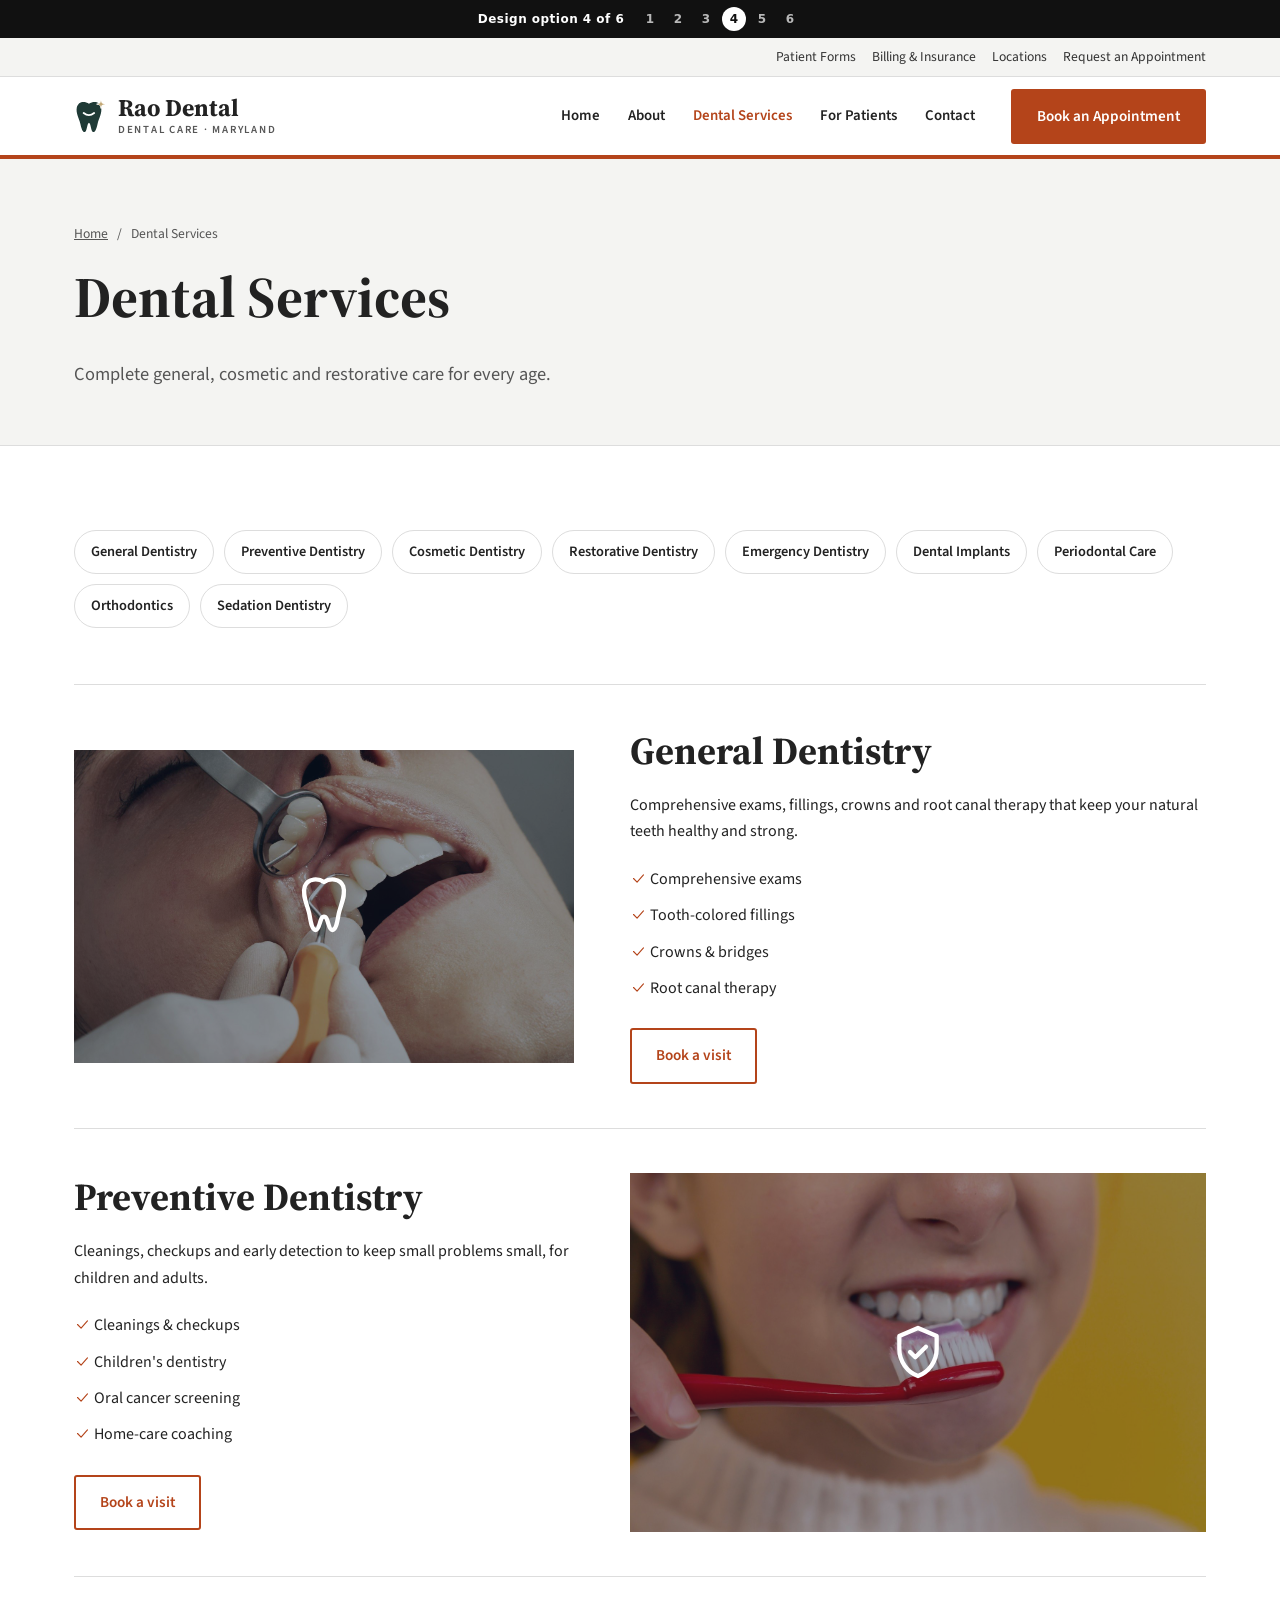
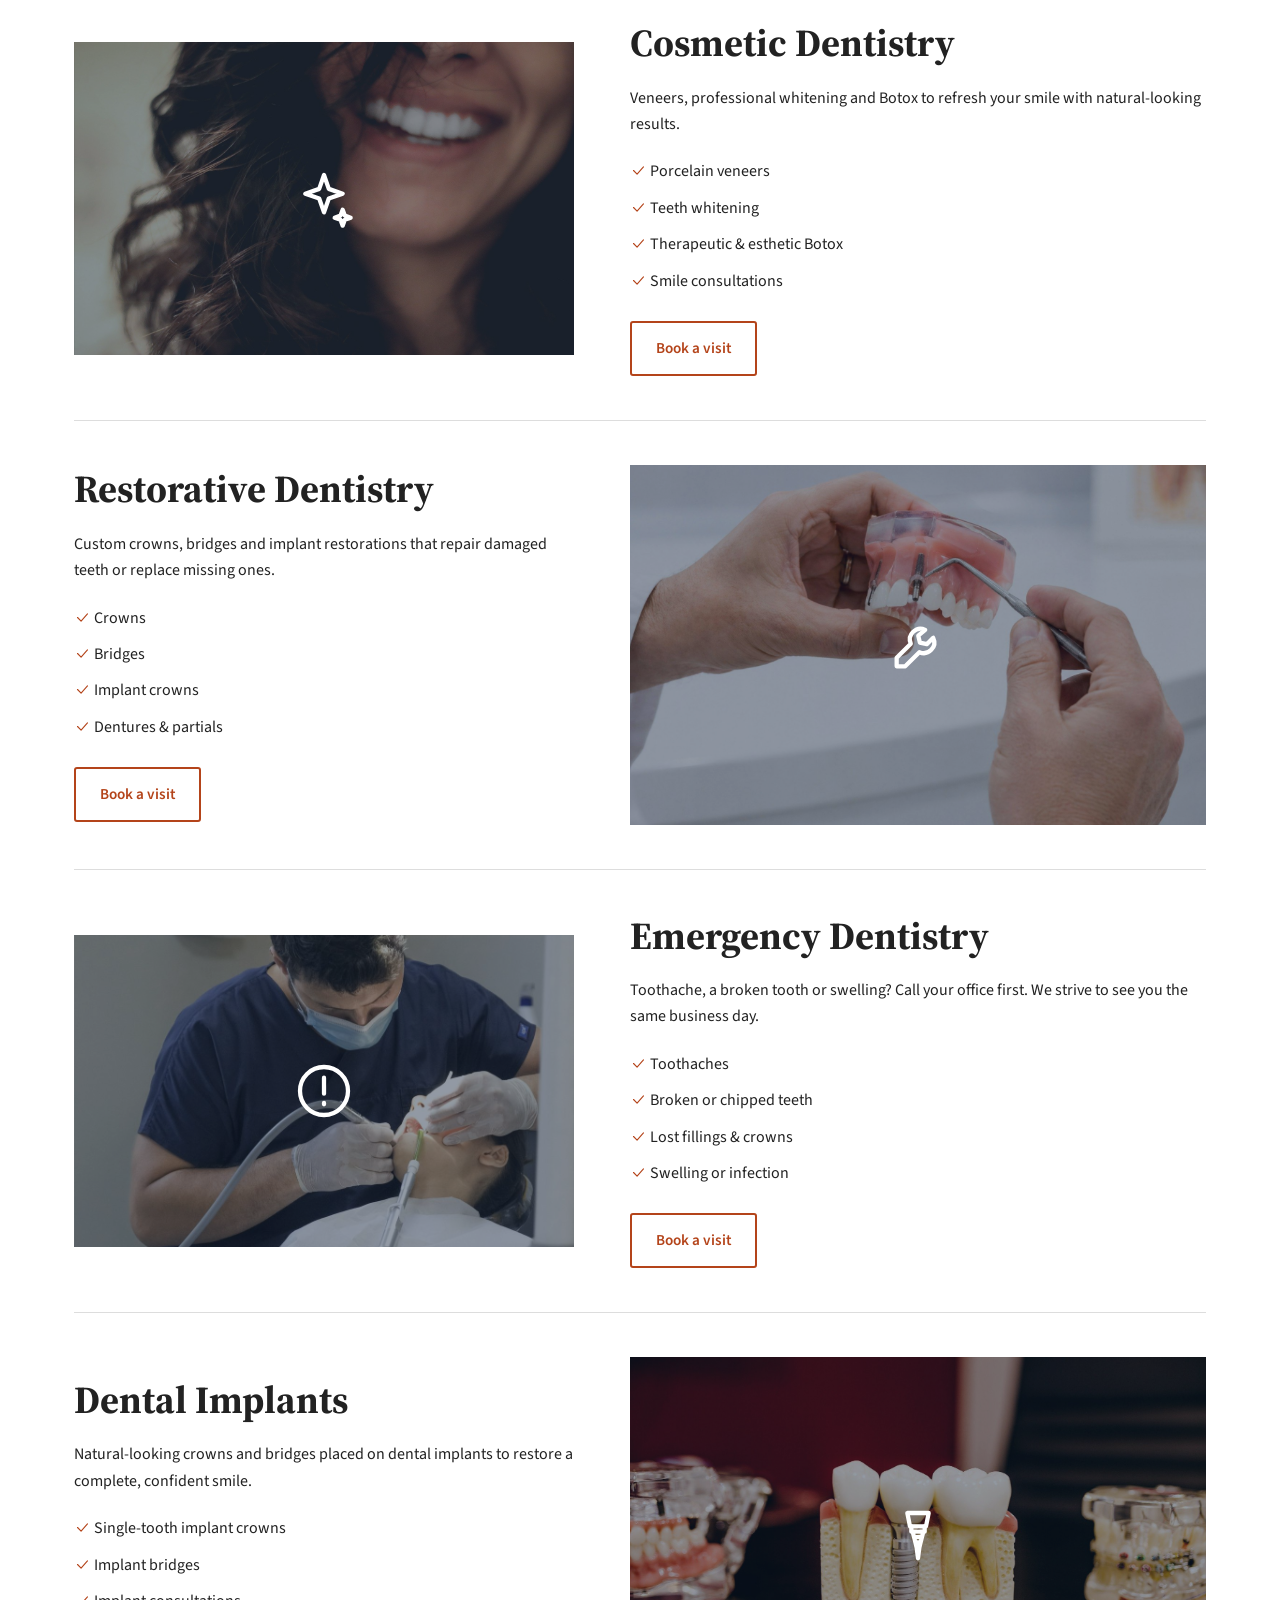
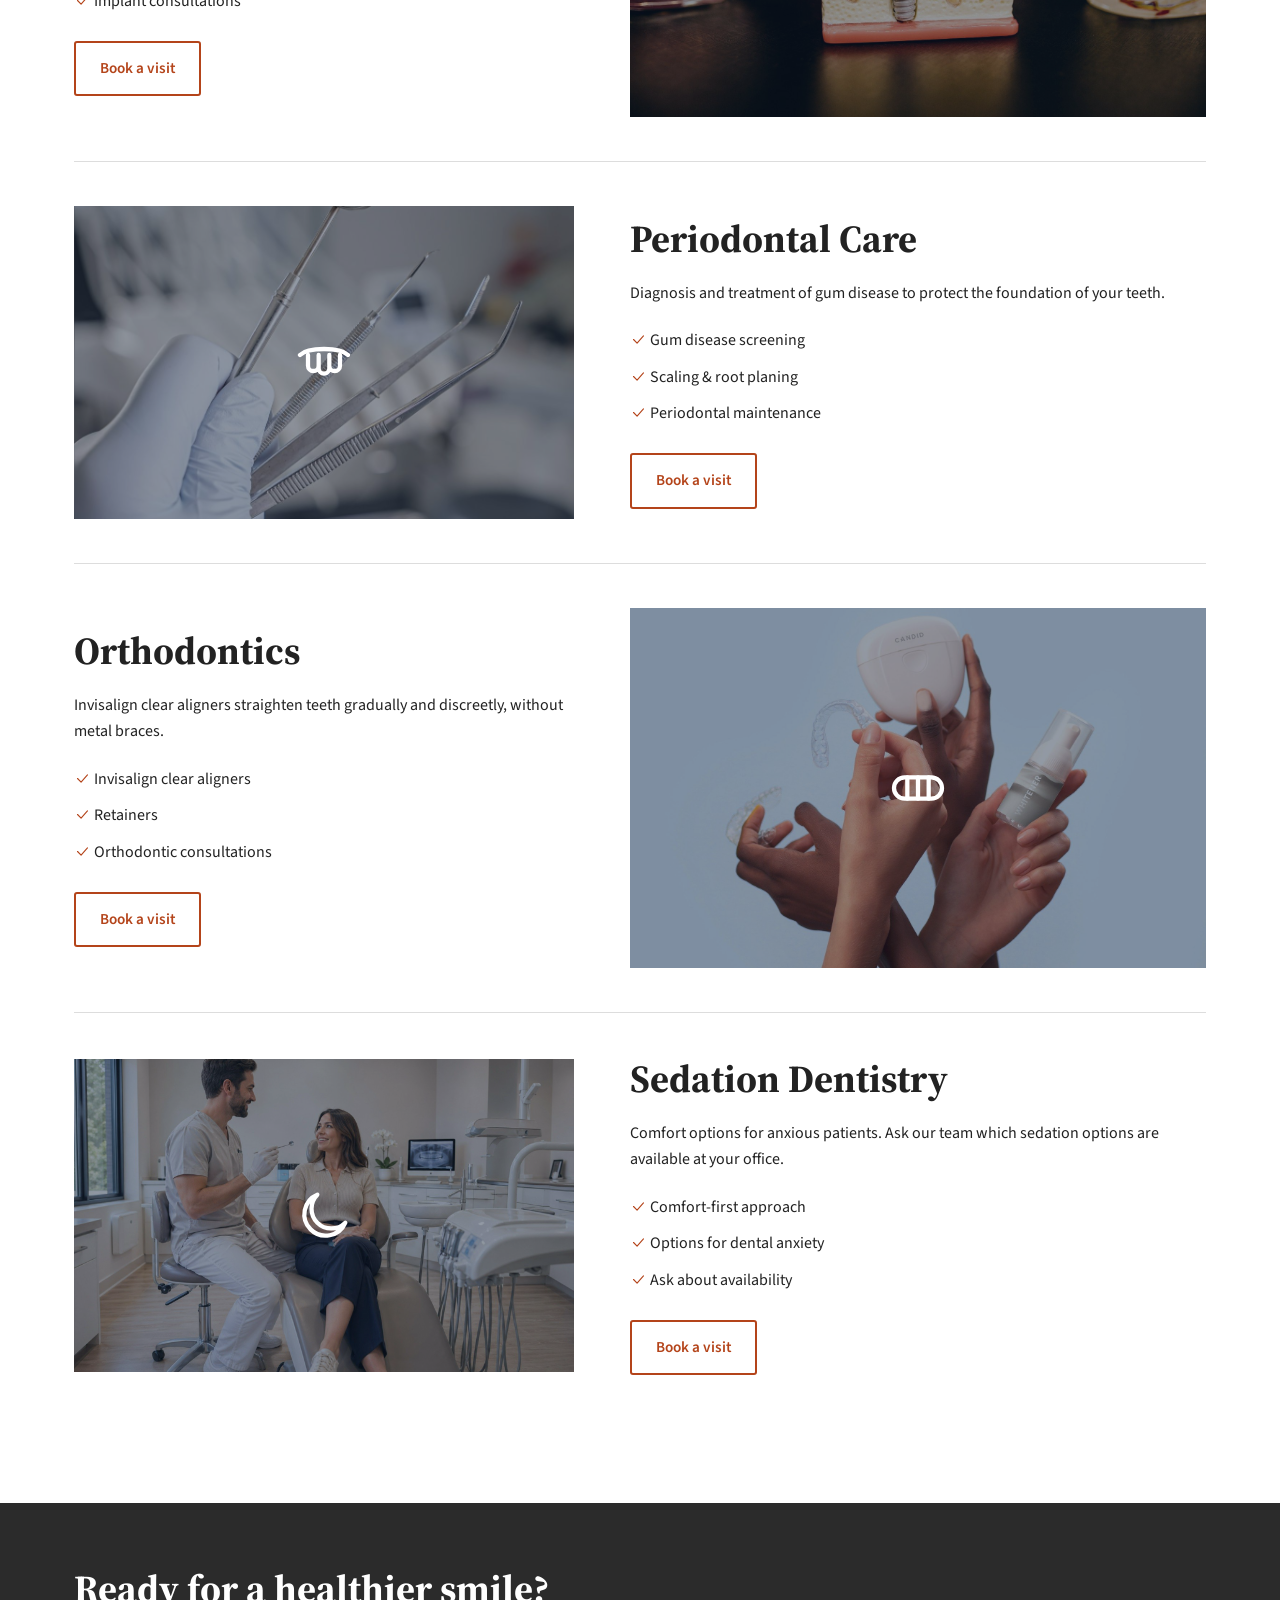
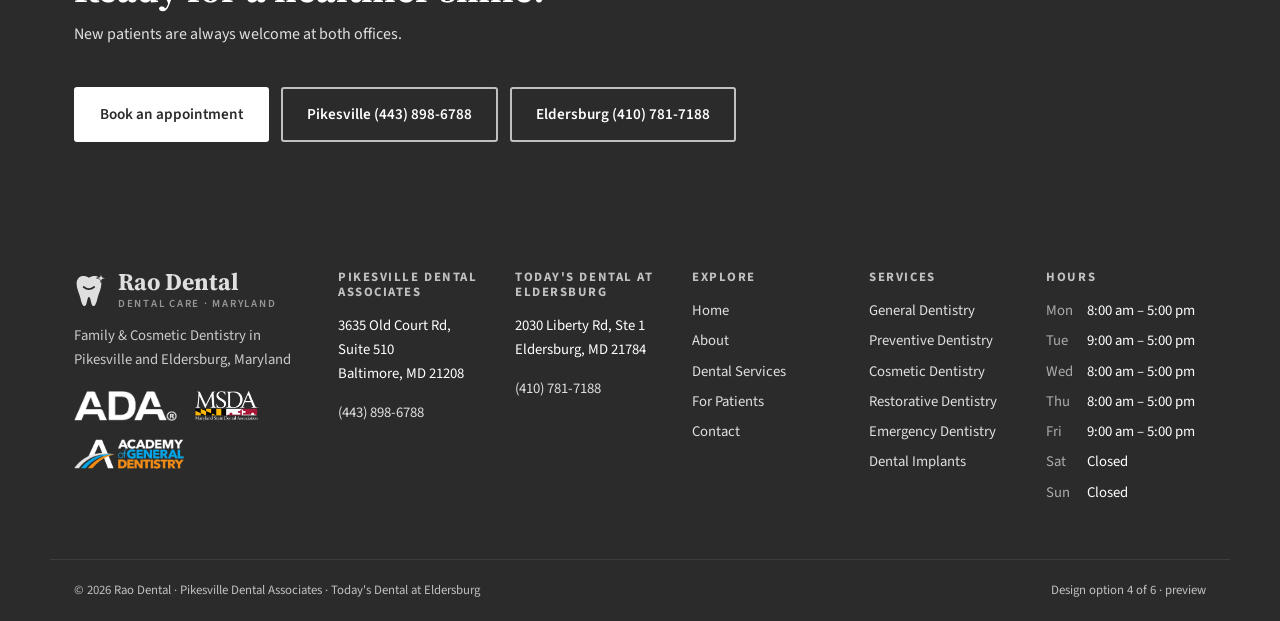
<file: services.html>
<!doctype html><html lang="en"><head><meta charset="utf-8"><meta name="viewport" content="width=device-width,initial-scale=1">
<title>Dental Services | Rao Dental</title><meta name="description" content="Family &amp; Cosmetic Dentistry in Pikesville and Eldersburg, Maryland"><meta name="robots" content="noindex">
<link rel="icon" href="img/rao-favicon.svg"><link rel="preconnect" href="https://fonts.googleapis.com"><link rel="preconnect" href="https://fonts.gstatic.com" crossorigin>
<link href="https://fonts.googleapis.com/css2?family=Source+Sans+3:wght@400;600;700&family=Source+Serif+4:opsz,wght@8..60,600;8..60,700&display=swap" rel="stylesheet"><link rel="stylesheet" href="css/site.css"></head>
<body class="style-4"><div class="switcher"><span>Design option 4 of 6</span><span class="sw-links"><a href="https://dundysm.github.io/style-1/services.html">1</a><a href="https://dundysm.github.io/style-2/services.html">2</a><a href="https://dundysm.github.io/style-3/services.html">3</a><a href="https://dundysm.github.io/style-4/services.html" aria-current="true">4</a><a href="https://dundysm.github.io/style-5/services.html">5</a><a href="https://dundysm.github.io/style-6/services.html">6</a></span></div><a class="skip" href="#main">Skip to content</a><div class="util"><div class="wrap"><span class="util-r"><a href="patients.html#forms">Patient Forms</a><a href="patients.html#insurance">Billing &amp; Insurance</a><a href="contact.html#location">Locations</a><a href="contact.html#appointment">Request an Appointment</a></span></div></div><header class="site-header"><div class="wrap hdr"><a class="logo" href="index.html"><img src="img/rao-logo-mark.svg" alt="" class="logo-mark"><span>Rao Dental<small>Dental Care · Maryland</small></span></a><input type="checkbox" id="nav-t" class="nav-t" aria-label="Menu"><label for="nav-t" class="burger"><svg class="ic" viewBox="0 0 24 24" fill="none" stroke="currentColor" stroke-width="1.6" stroke-linecap="round" stroke-linejoin="round" aria-hidden="true"><path d="M4 7h16M4 12h16M4 17h16"/></svg></label><nav aria-label="Main"><ul class="nav"><li><a href="index.html">Home</a></li><li class="has-sub"><a href="about.html">About</a><ul class="sub"><li><a href="about.html#practice">About Our Practice</a></li><li><a href="about.html#team">Meet Our Dentist &amp; Team</a></li><li><a href="about.html#office">Our Office</a></li><li><a href="about.html#technology">Dental Technology</a></li><li><a href="about.html#philosophy">Our Philosophy</a></li></ul></li><li class="has-sub"><a href="services.html" aria-current="page">Dental Services</a><ul class="sub"><li><a href="services.html#general">General Dentistry</a></li><li><a href="services.html#preventive">Preventive Dentistry</a></li><li><a href="services.html#cosmetic">Cosmetic Dentistry</a></li><li><a href="services.html#restorative">Restorative Dentistry</a></li><li><a href="services.html#emergency">Emergency Dentistry</a></li><li><a href="services.html#implants">Dental Implants</a></li><li><a href="services.html#periodontal">Periodontal Care</a></li><li><a href="services.html#orthodontics">Orthodontics</a></li><li><a href="services.html#sedation">Sedation Dentistry</a></li></ul></li><li class="has-sub"><a href="patients.html">For Patients</a><ul class="sub"><li><a href="patients.html#new-patients">New Patient Information</a></li><li><a href="patients.html#first-visit">Your First Visit</a></li><li><a href="patients.html#forms">Patient Forms</a></li><li><a href="patients.html#insurance">Insurance &amp; Financing</a></li><li><a href="patients.html#payment">Payment Options</a></li><li><a href="patients.html#faq">Patient FAQs</a></li><li><a href="patients.html#post-op">Post-Operative Instructions</a></li></ul></li><li class="has-sub"><a href="contact.html">Contact</a><ul class="sub"><li><a href="contact.html#info">Contact Information</a></li><li><a href="contact.html#hours">Office Hours</a></li><li><a href="contact.html#location">Location &amp; Directions</a></li><li><a href="contact.html#appointment">Request an Appointment</a></li></ul></li></ul></nav><div class="hdr-cta"><a class="btn btn-primary" href="contact.html#appointment">Book an Appointment</a></div></div></header><main id="main"><section class="phero"><div class="wrap"><nav class="crumbs wrap" aria-label="Breadcrumb"><a href="index.html">Home</a> <span>/</span> Dental Services</nav><h1>Dental Services</h1><p>Complete general, cosmetic and restorative care for every age.</p></div></section><section class="sec svc-list"><div class="wrap"><div class="jump"><a href="#general">General Dentistry</a><a href="#preventive">Preventive Dentistry</a><a href="#cosmetic">Cosmetic Dentistry</a><a href="#restorative">Restorative Dentistry</a><a href="#emergency">Emergency Dentistry</a><a href="#implants">Dental Implants</a><a href="#periodontal">Periodontal Care</a><a href="#orthodontics">Orthodontics</a><a href="#sedation">Sedation Dentistry</a></div><article class="svc-row" id="general"><div class="svc-row-media" style="background-image:url(img/svc-general.jpg)"><svg class="ic big" viewBox="0 0 24 24" fill="none" stroke="currentColor" stroke-width="1.6" stroke-linecap="round" stroke-linejoin="round" aria-hidden="true"><path d="M12 3c-2-1.4-6-1.6-7.2 1.6C3.6 8 6 12 6.6 15.5c.5 3 1 5.5 2.3 5.5 1.6 0 1.4-5 3.1-5s1.5 5 3.1 5c1.3 0 1.8-2.5 2.3-5.5C18 12 20.4 8 19.2 4.6 18 1.4 14 1.6 12 3z"/></svg></div><div class="svc-row-text"><h2>General Dentistry</h2><p>Comprehensive exams, fillings, crowns and root canal therapy that keep your natural teeth healthy and strong.</p><ul class="checks"><li><svg class="ic sm" viewBox="0 0 24 24" fill="none" stroke="currentColor" stroke-width="1.6" stroke-linecap="round" stroke-linejoin="round" aria-hidden="true"><path d="M5 12l5 5 9-10"/></svg> Comprehensive exams</li><li><svg class="ic sm" viewBox="0 0 24 24" fill="none" stroke="currentColor" stroke-width="1.6" stroke-linecap="round" stroke-linejoin="round" aria-hidden="true"><path d="M5 12l5 5 9-10"/></svg> Tooth-colored fillings</li><li><svg class="ic sm" viewBox="0 0 24 24" fill="none" stroke="currentColor" stroke-width="1.6" stroke-linecap="round" stroke-linejoin="round" aria-hidden="true"><path d="M5 12l5 5 9-10"/></svg> Crowns &amp; bridges</li><li><svg class="ic sm" viewBox="0 0 24 24" fill="none" stroke="currentColor" stroke-width="1.6" stroke-linecap="round" stroke-linejoin="round" aria-hidden="true"><path d="M5 12l5 5 9-10"/></svg> Root canal therapy</li></ul><a class="btn btn-ghost" href="contact.html#appointment">Book a visit</a></div></article><article class="svc-row rev" id="preventive"><div class="svc-row-media" style="background-image:url(img/svc-preventive.jpg)"><svg class="ic big" viewBox="0 0 24 24" fill="none" stroke="currentColor" stroke-width="1.6" stroke-linecap="round" stroke-linejoin="round" aria-hidden="true"><path d="M12 3l7 3v5c0 4.5-3 8.5-7 10-4-1.5-7-5.5-7-10V6l7-3z"/><path d="M9 12l2 2 4-4"/></svg></div><div class="svc-row-text"><h2>Preventive Dentistry</h2><p>Cleanings, checkups and early detection to keep small problems small, for children and adults.</p><ul class="checks"><li><svg class="ic sm" viewBox="0 0 24 24" fill="none" stroke="currentColor" stroke-width="1.6" stroke-linecap="round" stroke-linejoin="round" aria-hidden="true"><path d="M5 12l5 5 9-10"/></svg> Cleanings &amp; checkups</li><li><svg class="ic sm" viewBox="0 0 24 24" fill="none" stroke="currentColor" stroke-width="1.6" stroke-linecap="round" stroke-linejoin="round" aria-hidden="true"><path d="M5 12l5 5 9-10"/></svg> Children&#x27;s dentistry</li><li><svg class="ic sm" viewBox="0 0 24 24" fill="none" stroke="currentColor" stroke-width="1.6" stroke-linecap="round" stroke-linejoin="round" aria-hidden="true"><path d="M5 12l5 5 9-10"/></svg> Oral cancer screening</li><li><svg class="ic sm" viewBox="0 0 24 24" fill="none" stroke="currentColor" stroke-width="1.6" stroke-linecap="round" stroke-linejoin="round" aria-hidden="true"><path d="M5 12l5 5 9-10"/></svg> Home-care coaching</li></ul><a class="btn btn-ghost" href="contact.html#appointment">Book a visit</a></div></article><article class="svc-row" id="cosmetic"><div class="svc-row-media" style="background-image:url(img/svc-cosmetic.jpg)"><svg class="ic big" viewBox="0 0 24 24" fill="none" stroke="currentColor" stroke-width="1.6" stroke-linecap="round" stroke-linejoin="round" aria-hidden="true"><path d="M12 3l1.8 5.2L19 10l-5.2 1.8L12 17l-1.8-5.2L5 10l5.2-1.8L12 3z"/><path d="M19 16l.8 2.2L22 19l-2.2.8L19 22l-.8-2.2L16 19l2.2-.8z"/></svg></div><div class="svc-row-text"><h2>Cosmetic Dentistry</h2><p>Veneers, professional whitening and Botox to refresh your smile with natural-looking results.</p><ul class="checks"><li><svg class="ic sm" viewBox="0 0 24 24" fill="none" stroke="currentColor" stroke-width="1.6" stroke-linecap="round" stroke-linejoin="round" aria-hidden="true"><path d="M5 12l5 5 9-10"/></svg> Porcelain veneers</li><li><svg class="ic sm" viewBox="0 0 24 24" fill="none" stroke="currentColor" stroke-width="1.6" stroke-linecap="round" stroke-linejoin="round" aria-hidden="true"><path d="M5 12l5 5 9-10"/></svg> Teeth whitening</li><li><svg class="ic sm" viewBox="0 0 24 24" fill="none" stroke="currentColor" stroke-width="1.6" stroke-linecap="round" stroke-linejoin="round" aria-hidden="true"><path d="M5 12l5 5 9-10"/></svg> Therapeutic &amp; esthetic Botox</li><li><svg class="ic sm" viewBox="0 0 24 24" fill="none" stroke="currentColor" stroke-width="1.6" stroke-linecap="round" stroke-linejoin="round" aria-hidden="true"><path d="M5 12l5 5 9-10"/></svg> Smile consultations</li></ul><a class="btn btn-ghost" href="contact.html#appointment">Book a visit</a></div></article><article class="svc-row rev" id="restorative"><div class="svc-row-media" style="background-image:url(img/svc-restorative.jpg)"><svg class="ic big" viewBox="0 0 24 24" fill="none" stroke="currentColor" stroke-width="1.6" stroke-linecap="round" stroke-linejoin="round" aria-hidden="true"><path d="M14.7 6.3a4 4 0 0 0-5.4 5.2L4 16.8V20h3.2l5.3-5.3a4 4 0 0 0 5.2-5.4l-2.4 2.4-2.6-.6-.6-2.6 2.6-2.2z"/></svg></div><div class="svc-row-text"><h2>Restorative Dentistry</h2><p>Custom crowns, bridges and implant restorations that repair damaged teeth or replace missing ones.</p><ul class="checks"><li><svg class="ic sm" viewBox="0 0 24 24" fill="none" stroke="currentColor" stroke-width="1.6" stroke-linecap="round" stroke-linejoin="round" aria-hidden="true"><path d="M5 12l5 5 9-10"/></svg> Crowns</li><li><svg class="ic sm" viewBox="0 0 24 24" fill="none" stroke="currentColor" stroke-width="1.6" stroke-linecap="round" stroke-linejoin="round" aria-hidden="true"><path d="M5 12l5 5 9-10"/></svg> Bridges</li><li><svg class="ic sm" viewBox="0 0 24 24" fill="none" stroke="currentColor" stroke-width="1.6" stroke-linecap="round" stroke-linejoin="round" aria-hidden="true"><path d="M5 12l5 5 9-10"/></svg> Implant crowns</li><li><svg class="ic sm" viewBox="0 0 24 24" fill="none" stroke="currentColor" stroke-width="1.6" stroke-linecap="round" stroke-linejoin="round" aria-hidden="true"><path d="M5 12l5 5 9-10"/></svg> Dentures &amp; partials</li></ul><a class="btn btn-ghost" href="contact.html#appointment">Book a visit</a></div></article><article class="svc-row" id="emergency"><div class="svc-row-media" style="background-image:url(img/svc-emergency.jpg)"><svg class="ic big" viewBox="0 0 24 24" fill="none" stroke="currentColor" stroke-width="1.6" stroke-linecap="round" stroke-linejoin="round" aria-hidden="true"><circle cx="12" cy="12" r="9"/><path d="M12 7v6M12 16.5v.5"/></svg></div><div class="svc-row-text"><h2>Emergency Dentistry</h2><p>Toothache, a broken tooth or swelling? Call your office first. We strive to see you the same business day.</p><ul class="checks"><li><svg class="ic sm" viewBox="0 0 24 24" fill="none" stroke="currentColor" stroke-width="1.6" stroke-linecap="round" stroke-linejoin="round" aria-hidden="true"><path d="M5 12l5 5 9-10"/></svg> Toothaches</li><li><svg class="ic sm" viewBox="0 0 24 24" fill="none" stroke="currentColor" stroke-width="1.6" stroke-linecap="round" stroke-linejoin="round" aria-hidden="true"><path d="M5 12l5 5 9-10"/></svg> Broken or chipped teeth</li><li><svg class="ic sm" viewBox="0 0 24 24" fill="none" stroke="currentColor" stroke-width="1.6" stroke-linecap="round" stroke-linejoin="round" aria-hidden="true"><path d="M5 12l5 5 9-10"/></svg> Lost fillings &amp; crowns</li><li><svg class="ic sm" viewBox="0 0 24 24" fill="none" stroke="currentColor" stroke-width="1.6" stroke-linecap="round" stroke-linejoin="round" aria-hidden="true"><path d="M5 12l5 5 9-10"/></svg> Swelling or infection</li></ul><a class="btn btn-ghost" href="contact.html#appointment">Book a visit</a></div></article><article class="svc-row rev" id="implants"><div class="svc-row-media" style="background-image:url(img/svc-implants.jpg)"><svg class="ic big" viewBox="0 0 24 24" fill="none" stroke="currentColor" stroke-width="1.6" stroke-linecap="round" stroke-linejoin="round" aria-hidden="true"><path d="M8 3h8l-1 5H9L8 3z"/><path d="M9.5 8v2h5V8M10 10l.5 2h3l.5-2M10.5 12l.5 2h2l.5-2M11 14l.5 2h1l.5-2M11.5 16l.5 4 .5-4"/></svg></div><div class="svc-row-text"><h2>Dental Implants</h2><p>Natural-looking crowns and bridges placed on dental implants to restore a complete, confident smile.</p><ul class="checks"><li><svg class="ic sm" viewBox="0 0 24 24" fill="none" stroke="currentColor" stroke-width="1.6" stroke-linecap="round" stroke-linejoin="round" aria-hidden="true"><path d="M5 12l5 5 9-10"/></svg> Single-tooth implant crowns</li><li><svg class="ic sm" viewBox="0 0 24 24" fill="none" stroke="currentColor" stroke-width="1.6" stroke-linecap="round" stroke-linejoin="round" aria-hidden="true"><path d="M5 12l5 5 9-10"/></svg> Implant bridges</li><li><svg class="ic sm" viewBox="0 0 24 24" fill="none" stroke="currentColor" stroke-width="1.6" stroke-linecap="round" stroke-linejoin="round" aria-hidden="true"><path d="M5 12l5 5 9-10"/></svg> Implant consultations</li></ul><a class="btn btn-ghost" href="contact.html#appointment">Book a visit</a></div></article><article class="svc-row" id="periodontal"><div class="svc-row-media" style="background-image:url(img/svc-periodontal.jpg)"><svg class="ic big" viewBox="0 0 24 24" fill="none" stroke="currentColor" stroke-width="1.6" stroke-linecap="round" stroke-linejoin="round" aria-hidden="true"><path d="M3 9c3-3 15-3 18 0"/><path d="M6 9v4a2 2 0 0 0 4 0V9M10 9v5a2 2 0 0 0 4 0V9M14 9v4a2 2 0 0 0 4 0V9"/></svg></div><div class="svc-row-text"><h2>Periodontal Care</h2><p>Diagnosis and treatment of gum disease to protect the foundation of your teeth.</p><ul class="checks"><li><svg class="ic sm" viewBox="0 0 24 24" fill="none" stroke="currentColor" stroke-width="1.6" stroke-linecap="round" stroke-linejoin="round" aria-hidden="true"><path d="M5 12l5 5 9-10"/></svg> Gum disease screening</li><li><svg class="ic sm" viewBox="0 0 24 24" fill="none" stroke="currentColor" stroke-width="1.6" stroke-linecap="round" stroke-linejoin="round" aria-hidden="true"><path d="M5 12l5 5 9-10"/></svg> Scaling &amp; root planing</li><li><svg class="ic sm" viewBox="0 0 24 24" fill="none" stroke="currentColor" stroke-width="1.6" stroke-linecap="round" stroke-linejoin="round" aria-hidden="true"><path d="M5 12l5 5 9-10"/></svg> Periodontal maintenance</li></ul><a class="btn btn-ghost" href="contact.html#appointment">Book a visit</a></div></article><article class="svc-row rev" id="orthodontics"><div class="svc-row-media" style="background-image:url(img/svc-orthodontics.jpg)"><svg class="ic big" viewBox="0 0 24 24" fill="none" stroke="currentColor" stroke-width="1.6" stroke-linecap="round" stroke-linejoin="round" aria-hidden="true"><rect x="3" y="8" width="18" height="8" rx="4"/><path d="M8 8v8M12 8v8M16 8v8"/></svg></div><div class="svc-row-text"><h2>Orthodontics</h2><p>Invisalign clear aligners straighten teeth gradually and discreetly, without metal braces.</p><ul class="checks"><li><svg class="ic sm" viewBox="0 0 24 24" fill="none" stroke="currentColor" stroke-width="1.6" stroke-linecap="round" stroke-linejoin="round" aria-hidden="true"><path d="M5 12l5 5 9-10"/></svg> Invisalign clear aligners</li><li><svg class="ic sm" viewBox="0 0 24 24" fill="none" stroke="currentColor" stroke-width="1.6" stroke-linecap="round" stroke-linejoin="round" aria-hidden="true"><path d="M5 12l5 5 9-10"/></svg> Retainers</li><li><svg class="ic sm" viewBox="0 0 24 24" fill="none" stroke="currentColor" stroke-width="1.6" stroke-linecap="round" stroke-linejoin="round" aria-hidden="true"><path d="M5 12l5 5 9-10"/></svg> Orthodontic consultations</li></ul><a class="btn btn-ghost" href="contact.html#appointment">Book a visit</a></div></article><article class="svc-row" id="sedation"><div class="svc-row-media" style="background-image:url(img/svc-sedation.jpg)"><svg class="ic big" viewBox="0 0 24 24" fill="none" stroke="currentColor" stroke-width="1.6" stroke-linecap="round" stroke-linejoin="round" aria-hidden="true"><path d="M20 14.5A8 8 0 1 1 9.5 4a6.5 6.5 0 0 0 10.5 10.5z"/></svg></div><div class="svc-row-text"><h2>Sedation Dentistry</h2><p>Comfort options for anxious patients. Ask our team which sedation options are available at your office.</p><ul class="checks"><li><svg class="ic sm" viewBox="0 0 24 24" fill="none" stroke="currentColor" stroke-width="1.6" stroke-linecap="round" stroke-linejoin="round" aria-hidden="true"><path d="M5 12l5 5 9-10"/></svg> Comfort-first approach</li><li><svg class="ic sm" viewBox="0 0 24 24" fill="none" stroke="currentColor" stroke-width="1.6" stroke-linecap="round" stroke-linejoin="round" aria-hidden="true"><path d="M5 12l5 5 9-10"/></svg> Options for dental anxiety</li><li><svg class="ic sm" viewBox="0 0 24 24" fill="none" stroke="currentColor" stroke-width="1.6" stroke-linecap="round" stroke-linejoin="round" aria-hidden="true"><path d="M5 12l5 5 9-10"/></svg> Ask about availability</li></ul><a class="btn btn-ghost" href="contact.html#appointment">Book a visit</a></div></article></div></section><section class="cta-band"><div class="wrap"><div><h2>Ready for a healthier smile?</h2><p>New patients are always welcome at both offices.</p></div><div class="btn-row"><a class="btn btn-light" href="contact.html#appointment">Book an appointment</a><a class="btn btn-outline-light" href="tel:+14438986788">Pikesville (443) 898-6788</a><a class="btn btn-outline-light" href="tel:+14107817188">Eldersburg (410) 781-7188</a></div></div></section></main><footer class="site-footer"><div class="wrap fgrid"><div class="fbrand"><a class="logo" href="index.html"><img src="img/rao-logo-mark.svg" alt="" class="logo-mark"><span>Rao Dental<small>Dental Care · Maryland</small></span></a><p>Family &amp; Cosmetic Dentistry in Pikesville and Eldersburg, Maryland</p><div class="badges"><img src="img/assoc-ada-white.png" alt="ADA member" loading="lazy"><img src="img/assoc-msda-white.png" alt="MSDA member" loading="lazy"><img src="img/assoc-agd-white.png" alt="AGD member" loading="lazy"></div></div><div><h4>Pikesville Dental Associates</h4><p>3635 Old Court Rd, Suite 510<br>Baltimore, MD 21208</p><p><a href="tel:+14438986788">(443) 898-6788</a></p></div><div><h4>Today&#x27;s Dental at Eldersburg</h4><p>2030 Liberty Rd, Ste 1<br>Eldersburg, MD 21784</p><p><a href="tel:+14107817188">(410) 781-7188</a></p></div><div><h4>Explore</h4><ul><li><a href="index.html">Home</a></li><li><a href="about.html">About</a></li><li><a href="services.html">Dental Services</a></li><li><a href="patients.html">For Patients</a></li><li><a href="contact.html">Contact</a></li></ul></div><div><h4>Services</h4><ul><li><a href="services.html#general">General Dentistry</a></li><li><a href="services.html#preventive">Preventive Dentistry</a></li><li><a href="services.html#cosmetic">Cosmetic Dentistry</a></li><li><a href="services.html#restorative">Restorative Dentistry</a></li><li><a href="services.html#emergency">Emergency Dentistry</a></li><li><a href="services.html#implants">Dental Implants</a></li></ul></div><div><h4>Hours</h4><ul class="fh"><li><span>Mon</span> 8:00 am – 5:00 pm</li><li><span>Tue</span> 9:00 am – 5:00 pm</li><li><span>Wed</span> 8:00 am – 5:00 pm</li><li><span>Thu</span> 8:00 am – 5:00 pm</li><li><span>Fri</span> 9:00 am – 5:00 pm</li><li><span>Sat</span> Closed</li><li><span>Sun</span> Closed</li></ul></div></div><div class="wrap fbot"><span>© 2026 Rao Dental · Pikesville Dental Associates · Today's Dental at Eldersburg</span><span>Design option 4 of 6 · preview</span></div></footer></body></html>
</file>
<file: css/site.css>
/* Rao Dental design options: shared base. Themes set the variables below. */
:root{--bg:#fff;--bg2:#f5f6f8;--ink:#1d2430;--muted:#5b6574;--line:#e3e6ea;--pri:#1f4e79;--pri-ink:#fff;--acc:#c8a24a;--dark:#14243a;--dark-ink:#fff;
--radius:10px;--btn-radius:6px;--shadow:0 6px 24px rgba(20,30,50,.08);--head:Georgia,serif;--body:system-ui,sans-serif;--wrap:1180px;--hw:600}
*{box-sizing:border-box}html{scroll-behavior:smooth;scroll-padding-top:110px}
body{margin:0;background:var(--bg);color:var(--ink);font:16px/1.65 var(--body);-webkit-font-smoothing:antialiased}
img{max-width:100%;display:block}a{color:var(--pri)}
h1,h2,h3,h4{font-family:var(--head);font-weight:var(--hw);line-height:1.15;margin:0 0 .5em;color:inherit}
h1{font-size:clamp(2.1rem,4.6vw,3.6rem)}h2{font-size:clamp(1.6rem,3vw,2.4rem)}h3{font-size:1.2rem}
p{margin:0 0 1em}.wrap{max-width:var(--wrap);margin:0 auto;padding:0 24px}
.skip{position:absolute;left:-999px}.skip:focus{left:12px;top:12px;background:#fff;padding:8px 12px;z-index:99}
.ic{width:24px;height:24px;flex:none}.ic.sm{width:17px;height:17px;vertical-align:-3px}.ic.big{width:44px;height:44px}
.eyebrow{text-transform:uppercase;letter-spacing:.14em;font-size:.75rem;font-weight:700;color:var(--acc);margin-bottom:.7em}
.lead{font-size:1.15rem;color:var(--muted)}.muted{color:var(--muted)}.fine{font-size:.85rem;color:var(--muted)}
.center{text-align:center}.mt{margin-top:32px}.mt-l{margin-top:56px}
/* buttons */
.btn{display:inline-flex;align-items:center;gap:8px;padding:13px 24px;border-radius:var(--btn-radius);font-weight:600;font-size:.95rem;text-decoration:none;border:2px solid transparent;transition:.2s;cursor:pointer;font-family:var(--body)}
.btn-primary{background:var(--pri);color:var(--pri-ink)}.btn-primary:hover{filter:brightness(1.1);transform:translateY(-1px)}
.btn-ghost{border-color:currentColor;color:var(--pri);background:transparent}.btn-ghost:hover{background:var(--pri);color:var(--pri-ink);border-color:var(--pri)}
.btn-light{background:#fff;color:var(--dark)}.btn-outline-light{border-color:rgba(255,255,255,.7);color:#fff}.btn-outline-light:hover{background:#fff;color:var(--dark)}
.btn-row{display:flex;flex-wrap:wrap;gap:12px;margin-top:8px}.btn-row.center{justify-content:center}
/* utility + header */
.util{background:var(--dark);color:var(--dark-ink);font-size:.85rem}.util .wrap{display:flex;justify-content:space-between;gap:16px;padding-top:8px;padding-bottom:8px;flex-wrap:wrap}
.util a{color:inherit;text-decoration:none;margin-left:16px}.util a:hover{text-decoration:underline}.util-r{display:flex;flex-wrap:wrap;align-items:center}
.site-header{background:var(--bg);border-bottom:1px solid var(--line);position:sticky;top:0;z-index:50}
.hdr{display:flex;align-items:center;gap:24px;min-height:78px}
.logo{display:flex;align-items:center;gap:10px;text-decoration:none;color:var(--ink);font-family:var(--head);font-size:1.5rem;font-weight:var(--hw);line-height:1}
.logo small{display:block;font-family:var(--body);font-size:.68rem;letter-spacing:.16em;text-transform:uppercase;color:var(--muted);margin-top:5px;font-weight:600}
.logo-mark{width:34px;height:34px}
nav{margin-left:auto}.nav{list-style:none;margin:0;padding:0;display:flex;gap:4px}
.nav>li{position:relative}.nav>li>a{display:block;padding:10px 12px;text-decoration:none;color:var(--ink);font-weight:600;font-size:.93rem;border-radius:6px}
.nav>li>a:hover,.nav>li>a[aria-current]{color:var(--pri)}
.sub{list-style:none;margin:0;padding:8px;position:absolute;left:0;top:100%;min-width:250px;background:#fff;border:1px solid var(--line);border-radius:10px;box-shadow:var(--shadow);opacity:0;visibility:hidden;transform:translateY(6px);transition:.18s}
.has-sub:hover .sub,.has-sub:focus-within .sub{opacity:1;visibility:visible;transform:none}
.sub a{display:block;padding:8px 12px;color:var(--ink);text-decoration:none;font-size:.9rem;border-radius:6px}.sub a:hover{background:var(--bg2);color:var(--pri)}
.nav-t{display:none}.burger{display:none;cursor:pointer;color:var(--ink);margin-left:auto}
/* sections */
.sec{padding:84px 0}.sec.alt{background:var(--bg2)}.sec.narrow .wrap{max-width:860px}
.sec-head{max-width:720px;margin-bottom:44px}.sec-head.center{margin-left:auto;margin-right:auto;text-align:center}
.grid{display:grid;gap:24px}.g2{grid-template-columns:repeat(2,1fr)}.g3{grid-template-columns:repeat(3,1fr)}.g4{grid-template-columns:repeat(4,1fr)}.tight{gap:14px 18px}
.card{background:var(--bg);border:1px solid var(--line);border-radius:var(--radius);overflow:hidden;color:inherit;text-decoration:none;display:block}
.card-body{padding:28px}.card h3{margin-bottom:.4em}.card p{color:var(--muted)}
a.card{transition:.2s}a.card:hover{transform:translateY(-3px);box-shadow:var(--shadow)}
.svc .more{font-weight:700;color:var(--pri);font-size:.9rem}.svc-ic{width:40px;height:40px;color:var(--pri);margin-bottom:14px}
.svc .num{display:block;font-family:var(--head);color:var(--acc);font-size:1.1rem;margin-bottom:6px}
.svc-img{aspect-ratio:16/10;background-size:cover;background-position:center}
/* hero */
.hero{position:relative}
.hero-photo{background-size:cover;background-position:center;color:#fff;padding:150px 0 130px}
.hero-photo::before{content:"";position:absolute;inset:0;background:var(--hero-tint,rgba(10,20,40,.55))}.hero-photo .wrap{position:relative}
.hero-photo.center{text-align:center}.hero-photo.center .lead{max-width:680px;margin:0 auto 20px;color:rgba(255,255,255,.9)}.hero-photo.center .btn-row{justify-content:center}
.hero-photo .eyebrow{color:var(--hero-eyebrow,#fff)}.hero-photo h1{max-width:820px}.hero-photo.center h1{margin:0 auto .4em}
.hero-box{max-width:620px}.hero-photo.left .lead{color:rgba(255,255,255,.88)}
.hero-split{padding:72px 0}.hero-img{position:relative}.hero-img img{border-radius:calc(var(--radius) * 1.6);aspect-ratio:4/3.4;object-fit:cover;width:100%}
.float-card{position:absolute;left:-18px;bottom:26px;background:var(--bg);color:var(--ink);padding:14px 18px;border-radius:12px;box-shadow:var(--shadow);display:flex;align-items:center;gap:8px}
.chips{list-style:none;padding:0;margin:26px 0 0;display:flex;flex-wrap:wrap;gap:10px 20px;font-size:.92rem;font-weight:600}.chips .ic{color:var(--pri)}
.hero-text{padding:70px 0 0}.hero-text .lead{max-width:720px}.hero-band{height:380px;background-size:cover;background-position:center 20%;margin-top:56px}
.hero-tc{padding:110px 0 100px;text-align:center}.hero-tc .lead{max-width:700px;margin:0 auto 26px}.hero-tc h1{max-width:900px;margin:0 auto .4em}
/* split */
.split{display:grid;grid-template-columns:1fr 1fr;gap:64px;align-items:center}.split.rev .split-media{order:2}
.split-media img{width:100%;border-radius:var(--radius);aspect-ratio:4/3;object-fit:cover}.split-media.portrait img{aspect-ratio:4/5;max-width:440px;margin:0 auto;object-position:top}
.facts{list-style:none;padding:0;margin:20px 0 26px;display:grid;grid-template-columns:1fr 1fr;gap:14px 24px}
.facts li{border-top:1px solid var(--line);padding-top:10px}.facts span{display:block;font-size:.75rem;text-transform:uppercase;letter-spacing:.1em;color:var(--muted)}
.tick{margin:.5em 0}.tick .ic{color:var(--pri)}
/* blocks */
.why-item{padding:6px}.why-ic,.tech-ic{width:38px;height:38px;color:var(--pri);margin-bottom:12px}.why-item p,.tech-item p{color:var(--muted)}
.quote{padding:30px;display:flex;flex-direction:column}.quote blockquote{margin:12px 0 18px;font-family:var(--head);font-size:1.15rem;line-height:1.5;flex:1}
.quote figcaption span{display:block;font-size:.85rem;color:var(--muted)}.stars{display:flex;gap:2px;color:var(--acc)}.st{width:18px;height:18px;fill:currentColor}
.rating-note{text-align:center;margin-top:28px;color:var(--muted)}.rating-note .st{color:var(--acc);vertical-align:-3px}
.ins{display:grid;grid-template-columns:1.3fr 1fr;gap:48px;align-items:center;background:var(--bg2);border-radius:calc(var(--radius) * 1.4);padding:48px}
.sec.alt .ins{background:var(--bg)}
.ins-list{list-style:none;padding:0;margin:0}.ins-list li{padding:12px 0;border-bottom:1px solid var(--line);font-weight:600}.ins-list .ic{color:var(--pri)}
.faq details{border-bottom:1px solid var(--line);padding:4px 0}.faq summary{cursor:pointer;list-style:none;padding:18px 40px 18px 0;font-weight:700;font-size:1.05rem;position:relative}
.faq summary::-webkit-details-marker{display:none}.faq p{color:var(--muted);padding-right:40px}
.plus{position:absolute;right:6px;top:50%;width:16px;height:16px;transform:translateY(-50%)}.plus::before,.plus::after{content:"";position:absolute;background:var(--pri);left:0;top:7px;width:16px;height:2px;transition:.2s}
.plus::after{transform:rotate(90deg)}details[open] .plus::after{transform:rotate(0)}
.hours{width:100%;border-collapse:collapse;margin:8px 0 12px}.hours th,.hours td{text-align:left;padding:8px 0;border-bottom:1px solid var(--line);font-weight:500}.hours td{text-align:right;color:var(--muted)}
.office p{margin:.45em 0;color:var(--ink)}.office .ic{color:var(--pri)}.office .btn-row{margin-top:18px}
.map{width:100%;height:240px;border:0;display:block;filter:grayscale(.2)}.map.tall{height:340px;border-radius:var(--radius);margin:6px 0 14px}
.steps{list-style:none;padding:0;margin:0;display:grid;grid-template-columns:repeat(3,1fr);gap:28px}
.step{display:inline-grid;place-items:center;width:44px;height:44px;border-radius:50%;background:var(--pri);color:var(--pri-ink);font-weight:700;margin-bottom:14px}
.steps p{color:var(--muted)}
.cta-band{background:var(--dark);color:var(--dark-ink);padding:64px 0}.cta-band .wrap{display:flex;justify-content:space-between;align-items:center;gap:32px;flex-wrap:wrap}
.cta-band p{opacity:.85;margin:0}.cta-band h2{margin-bottom:.25em}
.badges{display:flex;gap:28px;align-items:center;flex-wrap:wrap}.badges img{height:40px;width:auto}
.trust{background:var(--dark);padding:26px 0}.trust .badges{justify-content:center;gap:56px}.trust img{height:48px}
.quick{background:var(--bg2);border-bottom:1px solid var(--line)}.quick .grid{gap:0}
.q{display:flex;gap:14px;align-items:center;padding:26px 20px;text-decoration:none;color:var(--ink);border-right:1px solid var(--line)}.q:last-child{border-right:0}
.q .ic{color:var(--pri);width:30px;height:30px}.q small{display:block;color:var(--muted);font-size:.85rem}.q:hover strong{color:var(--pri)}
.notice{background:var(--acc-soft,#fff6e0);border-top:1px solid var(--line);border-bottom:1px solid var(--line)}
.notice .wrap{display:flex;gap:14px;align-items:center;padding-top:18px;padding-bottom:18px}.notice p{margin:0}.notice a{font-weight:700}.notice .ic{color:var(--acc)}
.intro{max-width:760px;margin:0 auto;text-align:center;font-size:1.1rem}.intro p{color:var(--muted)}
.gallery{display:grid;grid-template-columns:repeat(3,1fr);gap:12px}.gallery img{aspect-ratio:1;object-fit:cover;border-radius:var(--radius)}
/* inner pages */
.phero{background:var(--bg2);padding:64px 0 56px;border-bottom:1px solid var(--line)}.phero p{font-size:1.15rem;color:var(--muted);max-width:680px;margin:0}
.crumbs{padding:0!important;margin-bottom:18px;font-size:.85rem;color:var(--muted)}.crumbs a{color:var(--muted)}.crumbs span{margin:0 6px}
.team .member img,.avatar{aspect-ratio:1;width:100%;object-fit:cover;object-position:top}
.avatar{display:grid;place-items:center;background:var(--bg2);color:var(--pri);font-family:var(--head);font-size:3.4rem}
.big-quote{font-family:var(--head);font-size:clamp(1.4rem,2.6vw,2rem);max-width:860px;margin:0 auto 56px;text-align:center;line-height:1.4}
.promises{text-align:center}
.jump{display:flex;flex-wrap:wrap;gap:10px;margin-bottom:56px}.jump a{padding:9px 16px;border:1px solid var(--line);border-radius:999px;text-decoration:none;color:var(--ink);font-size:.9rem;font-weight:600}.jump a:hover{border-color:var(--pri);color:var(--pri)}
.svc-row{display:grid;grid-template-columns:1fr 1.15fr;gap:56px;align-items:center;padding:44px 0;border-top:1px solid var(--line)}.svc-row.rev .svc-row-media{order:2}
.svc-row-media{aspect-ratio:16/10;border-radius:var(--radius);background-size:cover;background-position:center;position:relative;display:grid;place-items:center;overflow:hidden}
.svc-row-media::before{content:"";position:absolute;inset:0;background:var(--svc-tint,rgba(15,30,55,.45))}.svc-row-media .ic{position:relative;color:#fff;width:64px;height:64px}
.checks{list-style:none;padding:0;margin:14px 0 22px}.checks li{padding:5px 0}.checks .ic{color:var(--pri)}.checks.cols{columns:2;gap:32px}
.form label{display:block;font-weight:600;font-size:.88rem;margin-bottom:14px}
.form input,.form select,.form textarea{display:block;width:100%;margin-top:6px;padding:12px 14px;border:1px solid var(--line);border-radius:var(--btn-radius);font:inherit;background:var(--bg);color:var(--ink)}
.form .ok{background:var(--bg2);padding:12px;border-radius:8px;margin-top:14px}
.form-card .ic{color:var(--pri);margin-bottom:12px}
/* footer */
.site-footer{background:var(--dark);color:var(--dark-ink);padding:64px 0 0;font-size:.92rem}
.site-footer a{color:inherit;opacity:.85;text-decoration:none}.site-footer a:hover{opacity:1;text-decoration:underline}
.fgrid{display:grid;grid-template-columns:1.6fr 1fr 1fr 1fr 1fr 1.1fr;gap:32px}.site-footer h4{font-family:var(--body);font-size:.8rem;text-transform:uppercase;letter-spacing:.12em;margin-bottom:14px;opacity:.7}
.site-footer ul{list-style:none;margin:0;padding:0}.site-footer li{margin:6px 0}.site-footer .logo{color:#fff;margin-bottom:14px}.site-footer .logo small{color:rgba(255,255,255,.6)}
.site-footer .logo-mark{filter:brightness(0) invert(1)}.fbrand p{opacity:.75}.fbrand .badges{gap:18px;margin-top:18px}.fbrand .badges img{height:30px}
.fh span{display:inline-block;width:38px;opacity:.6}.fbot{display:flex;justify-content:space-between;gap:16px;flex-wrap:wrap;border-top:1px solid rgba(255,255,255,.12);margin-top:48px;padding-top:20px;padding-bottom:20px;font-size:.8rem;opacity:.7}
.sticky-bar{display:none}
/* responsive */
@media (max-width:1080px){.hdr-cta{display:none}.fgrid{grid-template-columns:1fr 1fr 1fr}.fbrand{grid-column:1/-1}.g4{grid-template-columns:repeat(2,1fr)}.q:nth-child(2){border-right:0}}
@media (max-width:900px){
 .burger{display:block}nav{display:none;position:absolute;left:0;right:0;top:100%;background:var(--bg);border-bottom:1px solid var(--line);box-shadow:var(--shadow);max-height:75vh;overflow:auto}
 .nav-t:checked~nav{display:block}.nav{flex-direction:column;padding:12px 24px}.sub{position:static;opacity:1;visibility:visible;transform:none;box-shadow:none;border:0;padding:0 0 8px 12px;min-width:0}
 .g2,.g3,.split,.svc-row,.ins,.steps{grid-template-columns:1fr}.split{gap:36px}.split.rev .split-media,.svc-row.rev .svc-row-media{order:0}
 .sec{padding:60px 0}.ins{padding:30px}.gallery{grid-template-columns:repeat(2,1fr)}.util .wrap{justify-content:center}.util .wrap>span:first-child{display:none}
 .float-card{left:12px}.hero-photo{padding:110px 0 90px}
 .sticky-bar{display:flex;position:fixed;left:12px;right:12px;bottom:12px;z-index:60;gap:10px}.sticky-bar a{flex:1;text-align:center;padding:14px;border-radius:999px;background:var(--dark);color:#fff;text-decoration:none;font-weight:700}
 .sticky-bar a.primary{background:var(--pri);color:var(--pri-ink)}body:has(.sticky-bar){padding-bottom:76px}
}
@media (max-width:560px){.g4,.fgrid{grid-template-columns:1fr}.q{border-right:0;border-bottom:1px solid var(--line)}.checks.cols{columns:1}.facts{grid-template-columns:1fr}}
.nav>li>a{white-space:nowrap}.btn{white-space:nowrap}
.switcher{background:#111;color:#fff;font:600 12px/1 system-ui,sans-serif;display:flex;justify-content:center;align-items:center;gap:14px;padding:7px 12px;letter-spacing:.04em}
.sw-links{display:flex;gap:4px}.switcher a{color:#fff;text-decoration:none;width:24px;height:24px;display:grid;place-items:center;border-radius:50%;opacity:.7}
.switcher a:hover{opacity:1;background:rgba(255,255,255,.15)}.switcher a[aria-current]{background:#fff;color:#111;opacity:1}
.tech-photo{margin-bottom:40px}.tech-photo img{width:100%;max-height:420px;object-fit:cover;border-radius:var(--radius)}
.tc-img{width:100%;max-width:1000px;margin:56px auto 0;aspect-ratio:21/9;object-fit:cover;border-radius:var(--radius)}

/* ---- theme ---- */

:root{--bg:#fff;--bg2:#f4f4f2;--ink:#222;--muted:#555;--line:#ddd;--pri:#b4441a;--acc:#b4441a;--dark:#2b2b2b;
--head:'Source Serif 4',Georgia,serif;--body:'Source Sans 3',system-ui,sans-serif;--hw:700;--radius:0;--btn-radius:3px}
.util{background:#f4f4f2;color:#333;border-bottom:1px solid var(--line)}.util .wrap{justify-content:flex-end}
.site-header{border-bottom:4px solid var(--pri)}.card{border-radius:0;border-left:4px solid var(--pri)}a.card:hover{transform:none}
.svc-ic{color:var(--pri)}.eyebrow{color:var(--pri)}.sec-head h2{border-bottom:1px solid var(--line);padding-bottom:12px}
.hero-text{background:#fff}.ins{border-radius:0;border-left:6px solid var(--pri)}
</file>
